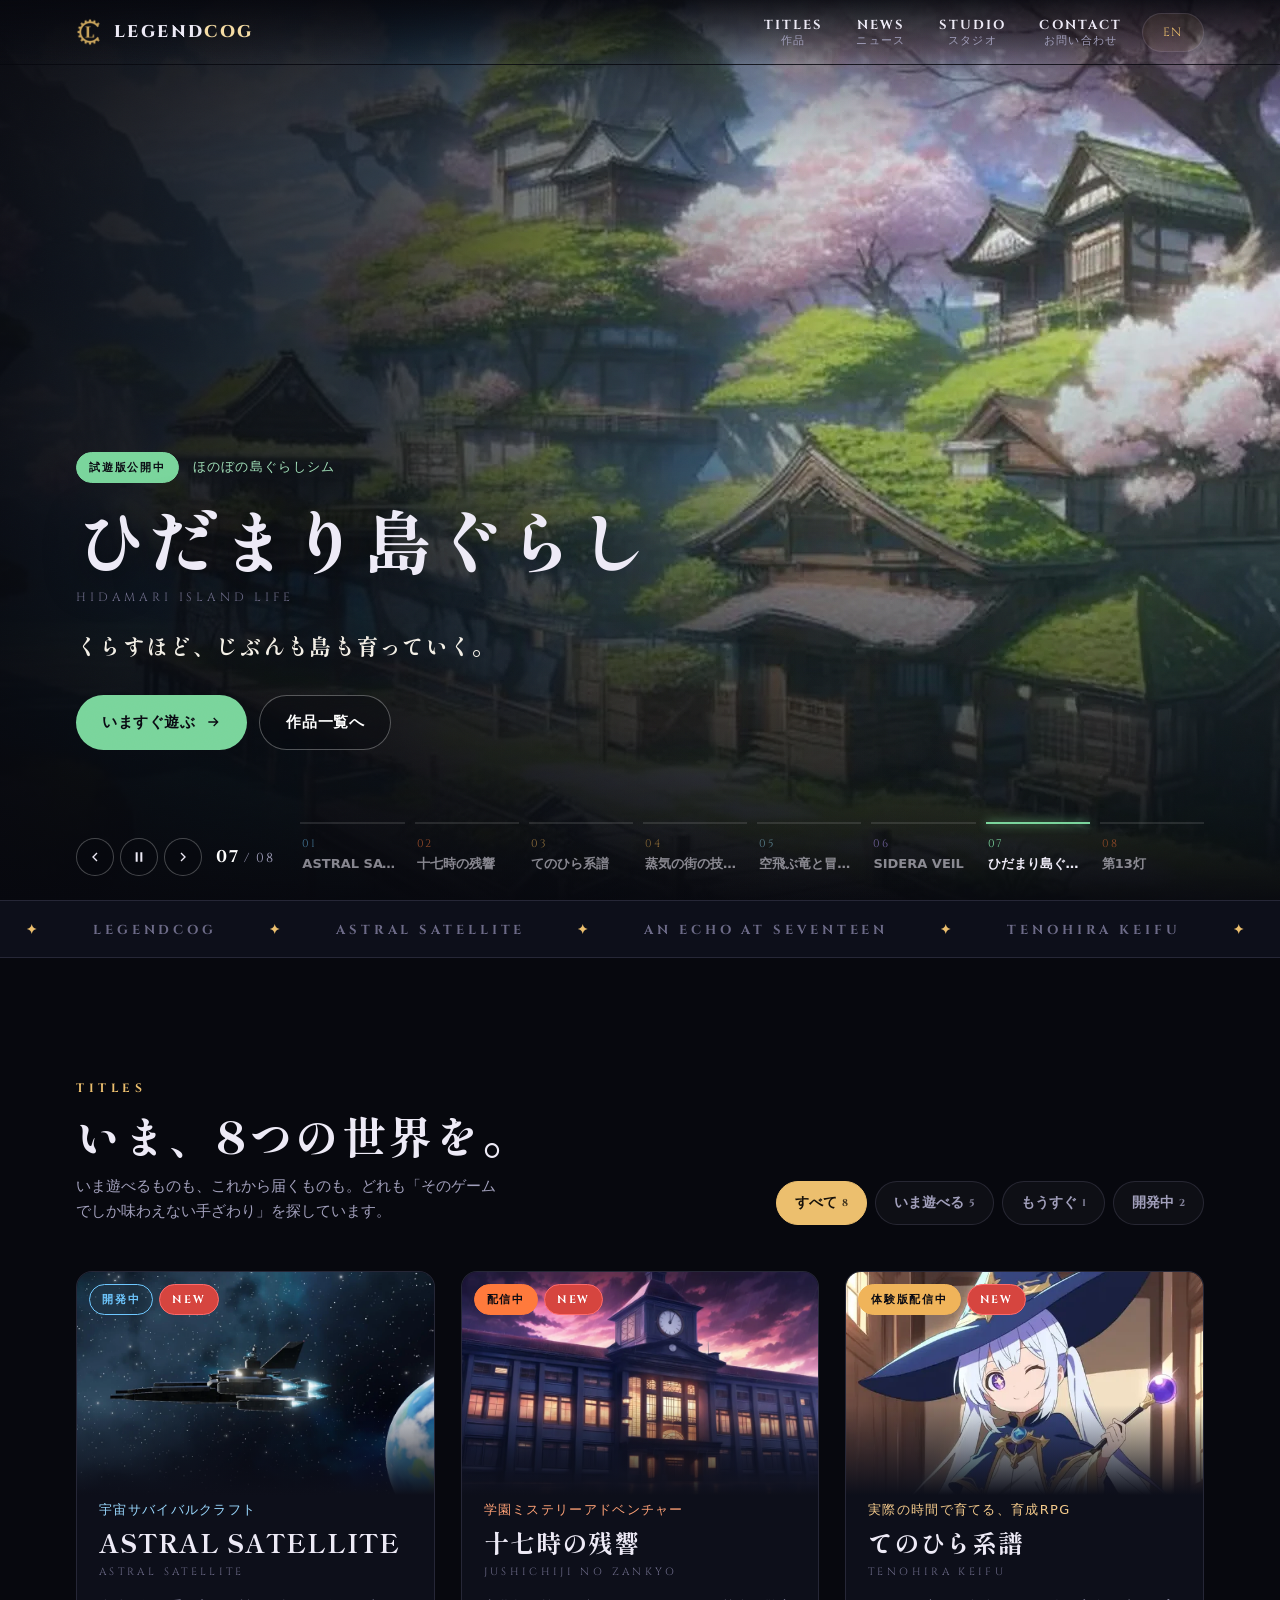
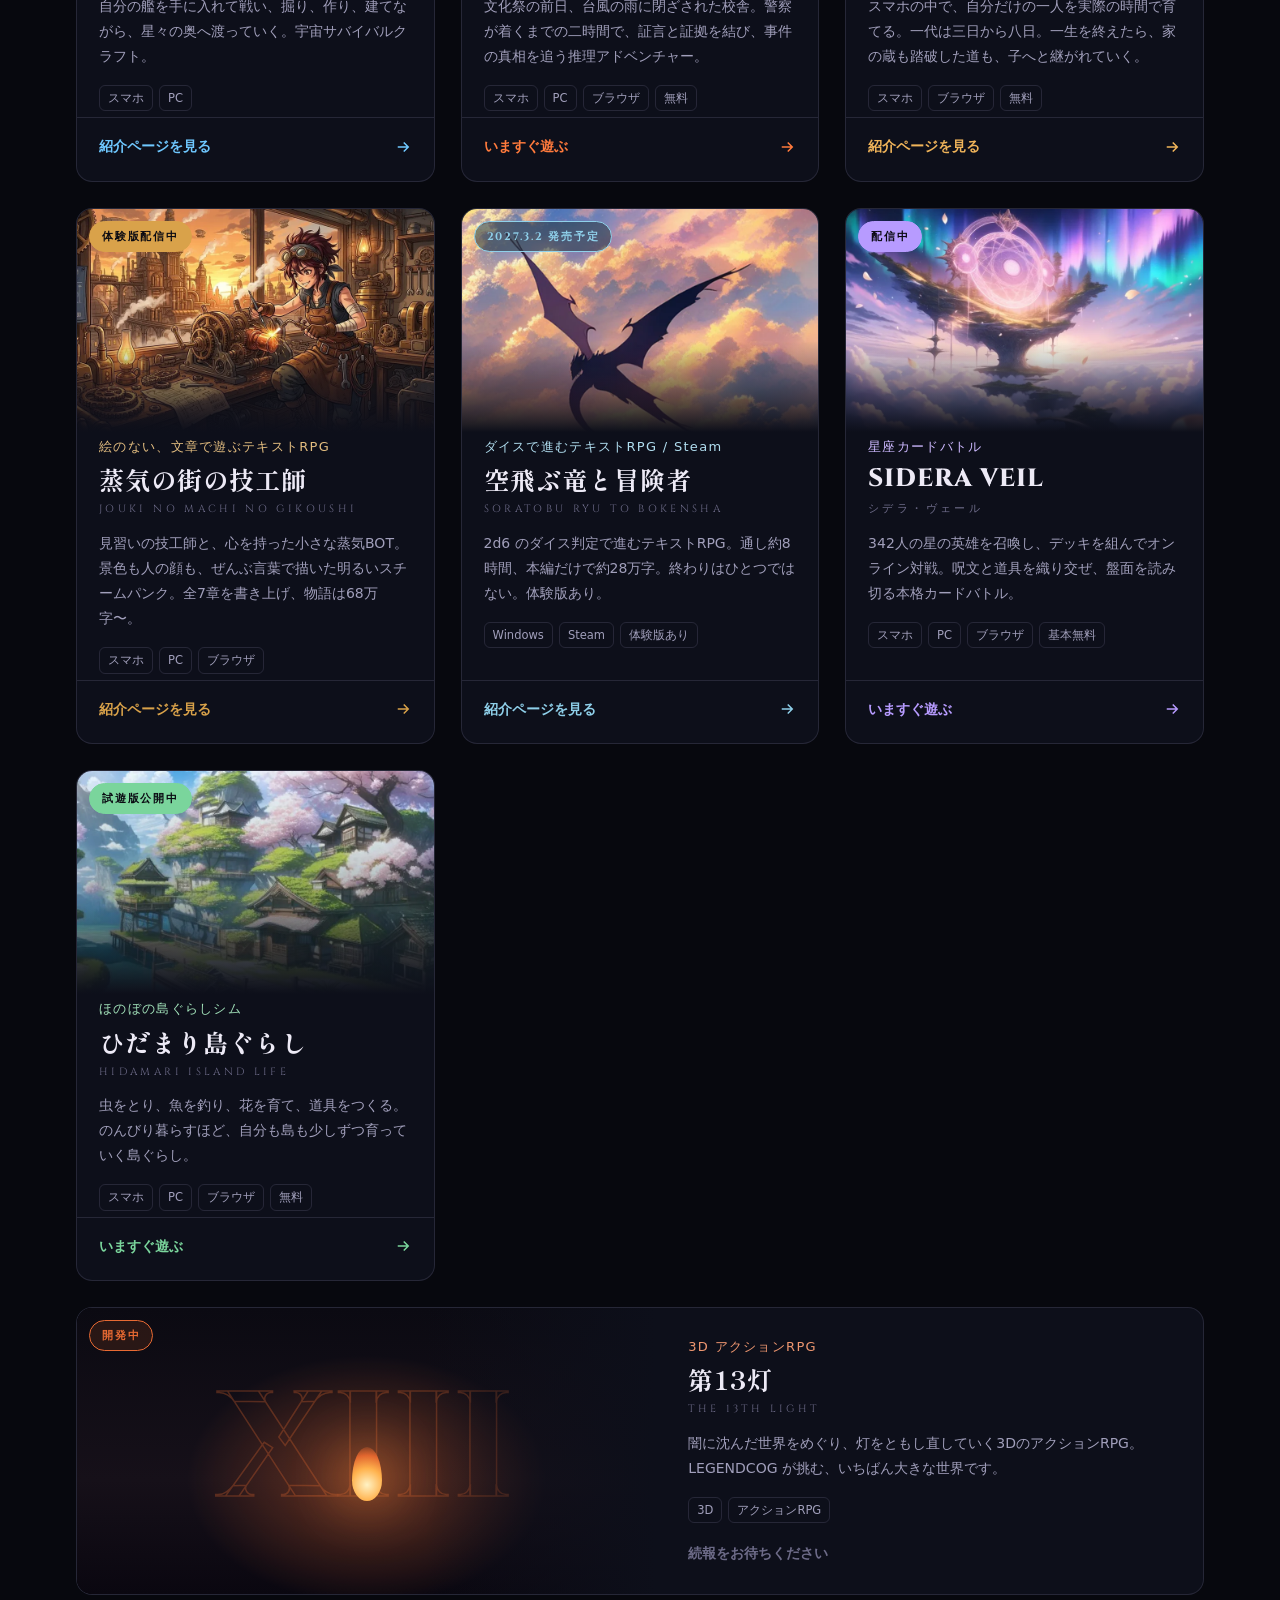
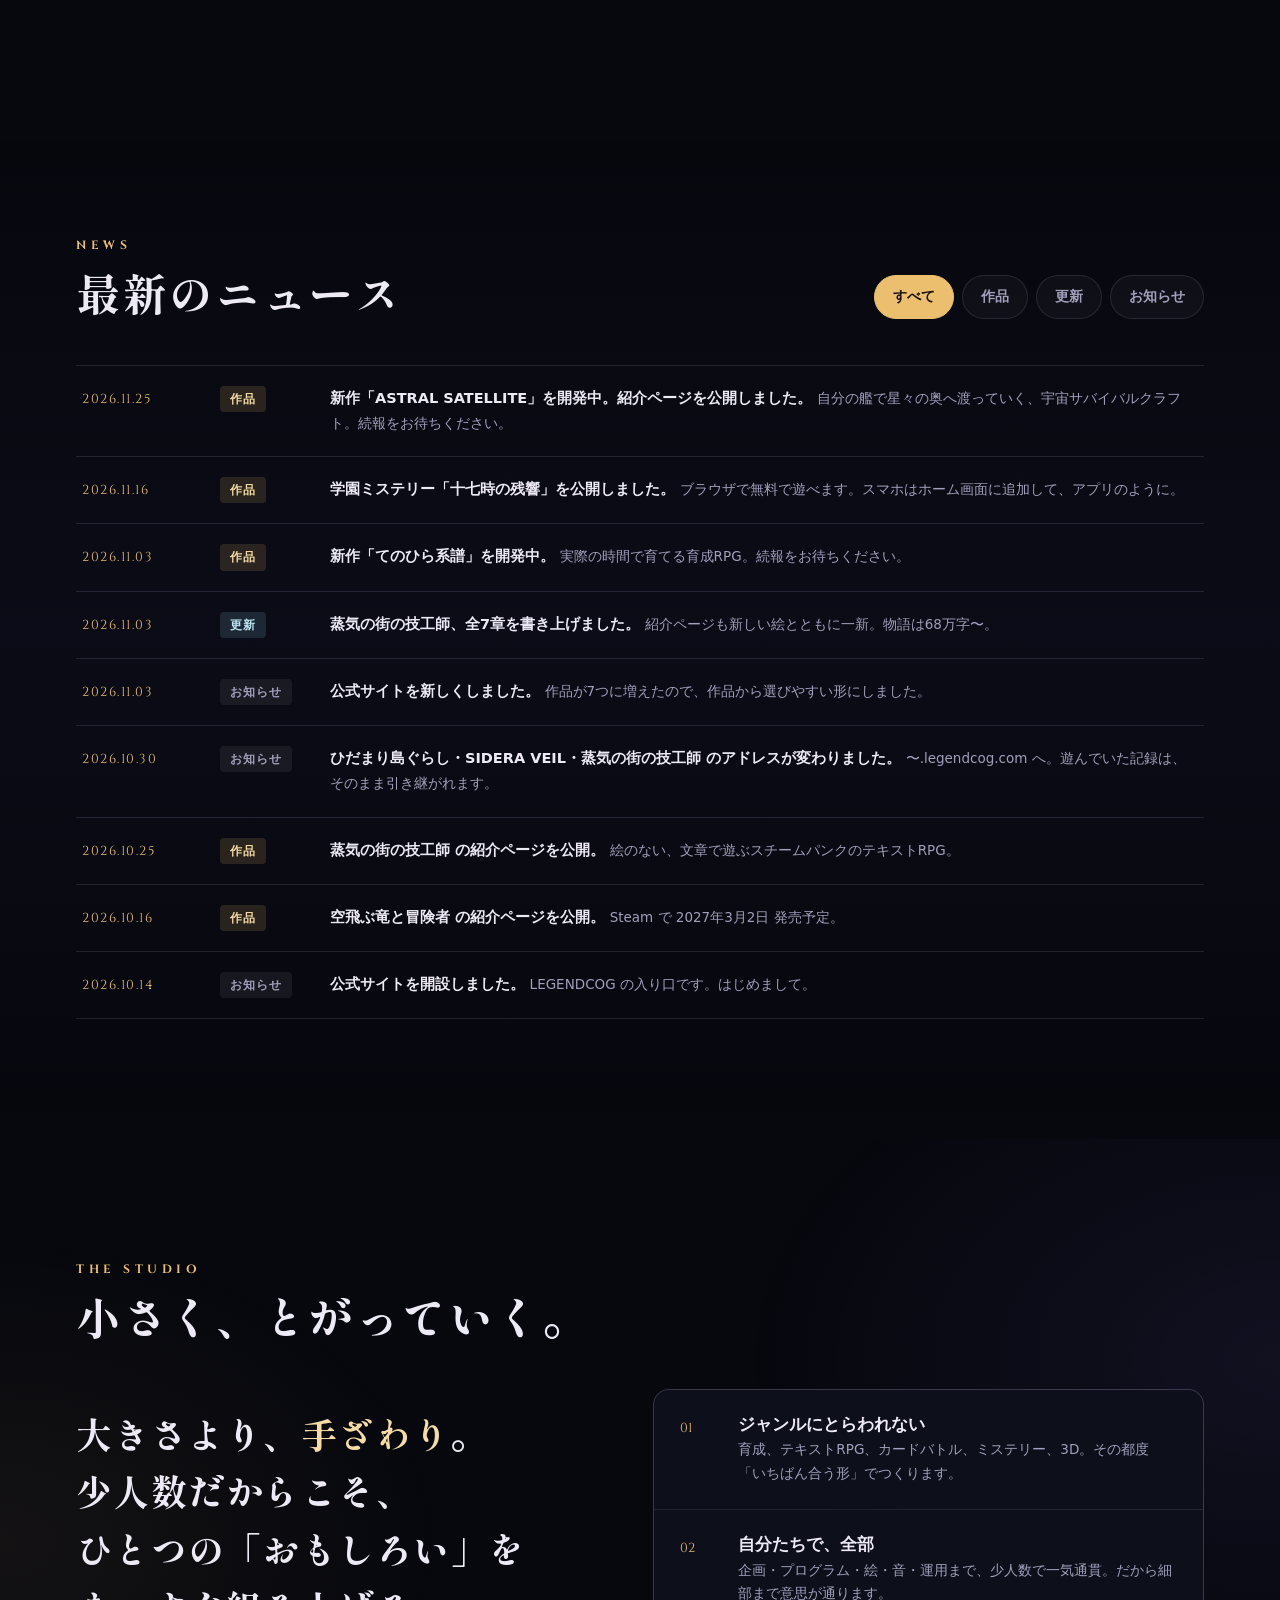
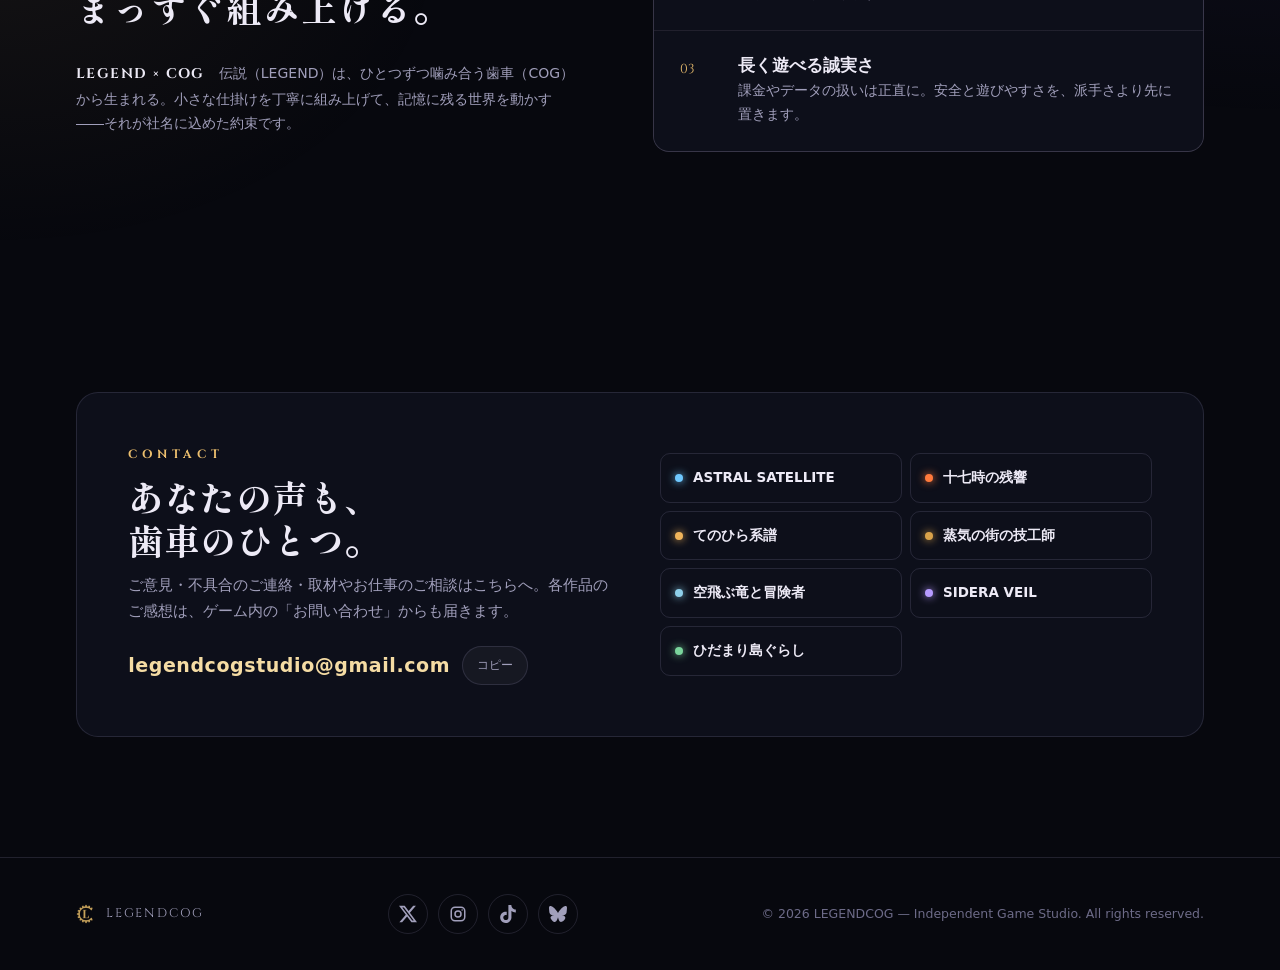
<file: index.html>
<!doctype html>
<html lang="ja">
<head>
<meta charset="utf-8">
<meta name="viewport" content="width=device-width,initial-scale=1,viewport-fit=cover">
<title>LEGENDCOG</title>
<meta name="description" content="LEGENDCOG（レジェンドコグ）公式サイト。宇宙サバイバルクラフト『ASTRAL SATELLITE』、実際の時間で育てる育成RPG『てのひら系譜』、文章で遊ぶRPG『蒸気の街の技工師』、学園ミステリー『十七時の残響』、ダイスで進むテキストRPG『空飛ぶ竜と冒険者』、星座カードバトル『SIDERA VEIL』、島ぐらしシム『ひだまり島ぐらし』、3DRPG『第13灯』を制作するインディーゲームスタジオ。">
<meta property="og:type" content="website">
<meta property="og:site_name" content="LEGENDCOG">
<meta property="og:title" content="LEGENDCOG — Independent Game Studio">
<meta property="og:description" content="宇宙サバイバルクラフト、実際の時間で育てる育成RPG、文章で遊ぶRPG、ダイスで進むテキストRPG、星座カードバトル、島ぐらし、学園ミステリー、3DRPG――8つの世界を手がけるインディーゲームスタジオ。伝説は、ここで組み上がる。">
<meta property="og:url" content="https://legendcog.com/">
<meta property="og:image" content="https://legendcog.com/assets/ogp.png?v=2">
<meta property="og:image:width" content="1200">
<meta property="og:image:height" content="630">
<meta property="og:locale" content="ja_JP">
<meta name="twitter:card" content="summary_large_image">
<meta name="twitter:title" content="LEGENDCOG — Independent Game Studio">
<meta name="twitter:description" content="宇宙サバイバルクラフト、実際の時間で育てる育成RPG、文章で遊ぶRPG、ダイスで進むテキストRPG、星座カードバトル、島ぐらし、学園ミステリー、3DRPG――8つの世界を手がけるインディーゲームスタジオ。">
<meta name="twitter:image" content="https://legendcog.com/assets/ogp.png?v=2">
<meta name="theme-color" content="#07080e">
<link rel="icon" type="image/png" sizes="32x32" href="assets/favicon-32.png">
<link rel="apple-touch-icon" sizes="180x180" href="assets/favicon-180.png">
<link rel="preconnect" href="https://fonts.googleapis.com">
<link rel="preconnect" href="https://fonts.gstatic.com" crossorigin>
<link rel="stylesheet" href="https://fonts.googleapis.com/css2?family=Cinzel:wght@600;700;800&family=Shippori+Mincho+B1:wght@700;800&family=Zen+Kaku+Gothic+New:wght@400;500;700&display=swap">
<style>
/* ──────────────────────────────────────────────────────────────
   LEGENDCOG 公式サイト（2026-11 作り直し）
   作品が7つに増えたので、作品を入口にした「ポータル」の形にした。
   いちばん上：作品が入れ替わる大きなスライド（番号つきの札・一時停止）
   → 流れる帯 → 作品一覧（しぼり込みの札）→ ニュース（種類の札）
   → スタジオ → お問い合わせ。日本語／英語の切り替えつき。
   ────────────────────────────────────────────────────────────── */
:root{
  color-scheme:dark;
  --bg:#07080e;--bg-2:#0d0f1a;--bg-3:#151829;
  --fg:#edeaf6;--muted:#a19fbb;--faint:#6d6b88;
  --line:rgba(190,180,230,.14);
  --gold:#ecbf6e;--gold-soft:#f5dca4;
  --disp:"Cinzel",serif;
  --mincho:"Shippori Mincho B1","Hiragino Mincho ProN",serif;
  --body:"Zen Kaku Gothic New","Hiragino Kaku Gothic ProN","Noto Sans JP",system-ui,sans-serif;
  --maxw:1240px;--dur:7s;
}
*{box-sizing:border-box}
html{scroll-behavior:smooth;scroll-padding-top:72px}
body{margin:0;background:var(--bg);color:var(--fg);font-family:var(--body);line-height:1.75;-webkit-font-smoothing:antialiased;overflow-x:hidden}
img{max-width:100%;display:block}
a{color:inherit;text-decoration:none}
button{font:inherit;color:inherit}
h1,h2,h3,h4{margin:0;line-height:1.2;text-wrap:balance}
p{margin:0}
:focus-visible{outline:2px solid var(--gold);outline-offset:3px;border-radius:4px}
.wrap{width:100%;max-width:var(--maxw);margin-inline:auto;padding-inline:clamp(16px,5vw,56px)}
.en{font-family:var(--disp);font-weight:700;letter-spacing:.38em;font-size:12px;color:var(--gold);text-transform:uppercase}
.grain{position:fixed;inset:0;z-index:60;pointer-events:none;opacity:.045;mix-blend-mode:soft-light;
  background-image:url("data:image/svg+xml,%3Csvg xmlns='http://www.w3.org/2000/svg' width='120' height='120'%3E%3Cfilter id='n'%3E%3CfeTurbulence type='fractalNoise' baseFrequency='0.9' numOctaves='2' stitchTiles='stitch'/%3E%3C/filter%3E%3Crect width='100%25' height='100%25' filter='url(%23n)'/%3E%3C/svg%3E");background-size:140px}

/* ── 上の帯 ── */
.nav{position:fixed;top:0;left:0;right:0;z-index:50;padding-top:env(safe-area-inset-top,0px);transition:background .3s,border-color .3s;border-bottom:1px solid transparent;
  background:linear-gradient(to bottom,rgba(7,8,14,.85),transparent)}
.nav.solid{background:rgba(7,8,14,.92);border-color:var(--line);backdrop-filter:blur(12px)}
.nav-in{display:flex;align-items:center;justify-content:space-between;gap:14px;height:64px}
.brand{display:flex;align-items:center;gap:10px;font-family:var(--disp);font-weight:800;letter-spacing:.14em;font-size:17px}
.brand img{width:28px;height:28px;object-fit:contain}
.brand em{font-style:normal;color:var(--gold-soft)}
.nav-r{display:flex;align-items:center;gap:clamp(10px,2vw,20px)}
.menu{display:flex;align-items:center;gap:clamp(14px,2.6vw,34px)}
.menu a{display:flex;flex-direction:column;align-items:center;line-height:1.3;color:var(--muted);transition:color .2s}
.menu a b{font-family:var(--disp);font-size:13px;letter-spacing:.16em;color:var(--fg);font-weight:700}
.menu a small{font-size:10.5px;letter-spacing:.12em}
.menu a:hover b{color:var(--gold-soft)}
.pill{font-family:var(--disp);font-size:12px;letter-spacing:.12em;color:var(--gold);background:rgba(236,191,110,.08);border:1px solid var(--line);border-radius:999px;padding:8px 14px;cursor:pointer;min-width:62px;transition:.2s}
.pill:hover{border-color:var(--gold)}
.burger{display:none;background:none;border:0;padding:8px;cursor:pointer}
.burger svg{width:26px;height:26px}
.drawer{position:fixed;inset:0;z-index:55;background:rgba(7,8,14,.97);backdrop-filter:blur(10px);display:flex;flex-direction:column;justify-content:center;gap:6px;padding:80px 28px 40px;opacity:0;visibility:hidden;transition:.3s}
.drawer.open{opacity:1;visibility:visible}
.drawer a{display:flex;align-items:baseline;gap:16px;padding:16px 4px;border-bottom:1px solid var(--line);font-size:18px;font-weight:700}
.drawer a b{font-family:var(--disp);font-size:13px;letter-spacing:.2em;color:var(--gold);width:84px}
.drawer .x{position:absolute;top:calc(12px + env(safe-area-inset-top,0px));right:14px;background:none;border:0;padding:10px;cursor:pointer}
.drawer .x svg{width:26px;height:26px}

/* ── いちばん上：作品のスライド ── */
.hero{position:relative;height:min(100svh,940px);min-height:620px;overflow:hidden;background:#05060b;isolation:isolate}
.slide{position:absolute;inset:0;opacity:0;visibility:hidden;transition:opacity 1.1s ease,visibility 1.1s}
.slide.on{opacity:1;visibility:visible;z-index:1}
.s-bg{position:absolute;inset:0;overflow:hidden}
.s-bg img{width:100%;height:100%;object-fit:cover;object-position:var(--pos,50% 50%);transform:scale(1.1);transition:transform 9s cubic-bezier(.2,.6,.3,1)}
.slide.on .s-bg img{transform:scale(1)}
.s-bg.blur img{filter:blur(34px) brightness(.55) saturate(1.2);transform:scale(1.25)}
.slide.on .s-bg.blur img{transform:scale(1.2)}
.s-fig{position:absolute;right:max(5vw,calc((100vw - var(--maxw))/2 + 40px));top:96px;bottom:118px;aspect-ratio:var(--ar);border-radius:6px;overflow:hidden;
  box-shadow:0 40px 90px -30px rgba(0,0,0,.9),0 0 0 1px color-mix(in srgb,var(--c) 45%,transparent);transform:translateY(24px);opacity:0;transition:transform 1.4s cubic-bezier(.2,.7,.2,1) .2s,opacity 1.2s .2s}
.s-fig::after{content:"";position:absolute;inset:8px;border:1px solid rgba(255,255,255,.18);border-radius:3px;pointer-events:none}
.s-fig img{width:100%;height:100%;object-fit:cover}
.slide.on .s-fig{transform:none;opacity:1}
.s-shade{position:absolute;inset:0;background:linear-gradient(90deg,rgba(7,8,14,.94) 0%,rgba(7,8,14,.72) 30%,rgba(7,8,14,.1) 62%,transparent 80%),linear-gradient(0deg,rgba(7,8,14,.96) 0%,rgba(7,8,14,.4) 22%,transparent 45%),linear-gradient(180deg,rgba(7,8,14,.6),transparent 18%)}
.s-copy{position:absolute;left:0;right:0;bottom:150px;z-index:2}
.s-copy .in{max-width:680px}
.s-copy .in>*{opacity:0;transform:translateY(18px);transition:opacity .8s,transform .9s cubic-bezier(.2,.7,.2,1)}
.slide.on .s-copy .in>*{opacity:1;transform:none}
.slide:not(.on) .s-copy{opacity:0;transition:opacity .3s}
.slide.on .s-copy .in>*:nth-child(2){transition-delay:.12s}.slide.on .s-copy .in>*:nth-child(3){transition-delay:.22s}
.slide.on .s-copy .in>*:nth-child(4){transition-delay:.32s}.slide.on .s-copy .in>*:nth-child(5){transition-delay:.42s}
.s-tags{display:flex;flex-wrap:wrap;align-items:center;gap:10px 14px;margin-bottom:18px}
.st{font-family:var(--disp);font-weight:700;font-size:11px;letter-spacing:.16em;padding:5px 12px;border-radius:999px;border:1px solid var(--c);color:var(--c);background:color-mix(in srgb,var(--c) 14%,rgba(7,8,14,.5));white-space:nowrap}
.st.live{background:var(--c);color:#0a0a12}
.st.new{border-color:#ff6b6b;color:#fff;background:#d6453f}
.genre{font-size:13px;letter-spacing:.1em;color:color-mix(in srgb,var(--c) 70%,#fff)}
.s-title{font-family:var(--mincho);font-weight:800;font-size:clamp(34px,5.4vw,76px);white-space:nowrap;letter-spacing:.04em;line-height:1.1;text-shadow:0 6px 40px rgba(0,0,0,.6)}
#sl-astral .s-title{white-space:normal}
.s-title.lat{font-family:var(--disp);letter-spacing:.08em}
.rom{font-family:var(--disp);font-size:12px;letter-spacing:.32em;color:var(--faint);margin-top:10px}
.s-catch{word-break:keep-all;font-family:var(--mincho);font-weight:700;font-size:clamp(17px,2.1vw,22px);letter-spacing:.06em;margin-top:18px;color:#f3efe6}
.s-btns{display:flex;flex-wrap:wrap;gap:12px;margin-top:30px}
.btn{display:inline-flex;align-items:center;gap:10px;font-weight:700;font-size:14.5px;letter-spacing:.04em;padding:14px 26px;border-radius:999px;background:var(--c);color:#0a0a12;transition:transform .2s,filter .2s;white-space:nowrap}
.btn:hover{transform:translateX(3px);filter:brightness(1.1)}
.btn svg{width:16px;height:16px}
.btn.ghost{background:rgba(7,8,14,.4);border:1px solid rgba(255,255,255,.3);color:#fff;backdrop-filter:blur(6px)}
.btn.ghost:hover{border-color:#fff}
.btn.off{background:transparent;border:1px solid var(--c);color:var(--c);cursor:default}
.btn.off:hover{transform:none}
/* 第13灯：絵の代わりの灯 */
.tou-bg{position:absolute;inset:0;background:radial-gradient(50% 60% at 68% 58%,rgba(226,102,47,.42),transparent 60%),linear-gradient(180deg,#0b0a12,#161019 60%,#0a0710)}
.tou-bg .num{position:absolute;inset:0 0 0 36%;display:grid;place-items:center;font-family:var(--disp);font-weight:800;font-size:clamp(120px,26vw,330px);color:transparent;-webkit-text-stroke:1.5px rgba(226,102,47,.3)}
.flame{position:absolute;left:68%;top:58%;transform:translate(-50%,-50%);width:30px;height:54px;border-radius:50% 50% 50% 50%/62% 62% 38% 38%;
  background:radial-gradient(circle at 50% 70%,#fff2c4,#ffb24d 40%,#e2662f 72%,transparent);filter:drop-shadow(0 0 30px rgba(255,150,60,.9));animation:flick 3.4s ease-in-out infinite}
@keyframes flick{0%,100%{transform:translate(-50%,-50%) scale(1) rotate(-1deg)}50%{transform:translate(-50%,-52%) scale(1.08) rotate(1deg)}}
/* てのひら系譜：夜の藍と灯 */
.keifu-bg{position:absolute;inset:0;background:radial-gradient(40% 50% at 72% 45%,rgba(226,184,92,.22),transparent 65%),radial-gradient(70% 80% at 20% 100%,rgba(200,72,58,.14),transparent 60%),linear-gradient(160deg,#0D1024,#151a3a 60%,#0a0c1c)}

/* 番号つきの札 */
.s-nav{position:absolute;left:0;right:0;bottom:0;z-index:5;padding-bottom:max(18px,env(safe-area-inset-bottom,0px))}
.s-nav .wrap{display:flex;align-items:flex-end;gap:clamp(14px,2vw,26px)}
.ctrl{display:flex;align-items:center;gap:6px;flex:none;padding-bottom:6px}
.ctrl button{width:38px;height:38px;border-radius:50%;border:1px solid rgba(255,255,255,.25);background:rgba(7,8,14,.5);display:grid;place-items:center;cursor:pointer;transition:.2s}
.ctrl button:hover{border-color:var(--gold);color:var(--gold)}
.ctrl svg{width:16px;height:16px}
.count{font-family:var(--disp);font-size:13px;letter-spacing:.14em;color:var(--muted);margin-left:8px;font-variant-numeric:tabular-nums;white-space:nowrap}
.count b{color:#fff;font-size:17px}
.tabs{flex:1;display:grid;grid-template-columns:repeat(8,1fr);gap:10px;min-width:0}
.tab{all:unset;cursor:pointer;display:block;padding:12px 2px 6px;position:relative;min-width:0;opacity:.55;transition:opacity .25s}
.tab:hover,.tab[aria-selected="true"]{opacity:1}
.tab:focus-visible{outline:2px solid var(--gold);outline-offset:2px}
.tab::before{content:"";position:absolute;left:0;right:0;top:0;height:2px;background:rgba(255,255,255,.2)}
.tab i{position:absolute;left:0;top:0;height:2px;width:100%;background:var(--c);transform:scaleX(0);transform-origin:left;box-shadow:0 0 10px var(--c)}
.tab[aria-selected="true"] i{animation:prog var(--dur) linear forwards}
.hero.paused .tab i{animation-play-state:paused}
.hero.still .tab[aria-selected="true"] i{animation:none;transform:none}
@keyframes prog{to{transform:scaleX(1)}}
.tab small{display:block;font-family:var(--disp);font-size:11px;letter-spacing:.16em;color:var(--c)}
.tab span{display:block;font-size:13px;font-weight:700;white-space:nowrap;overflow:hidden;text-overflow:ellipsis}

/* ── 流れる帯 ── */
.ticker{border-block:1px solid var(--line);background:var(--bg-2);overflow:hidden;white-space:nowrap;padding:14px 0}
.ticker div{display:inline-block;animation:tick 48s linear infinite;font-family:var(--disp);font-weight:700;letter-spacing:.3em;font-size:13px;color:var(--faint)}
.ticker span{margin:0 26px}.ticker em{font-style:normal;color:var(--gold)}
@keyframes tick{to{transform:translateX(-50%)}}

/* ── 見出し ── */
.band{padding-block:clamp(72px,10vw,120px);position:relative}
.sh{display:flex;flex-wrap:wrap;align-items:flex-end;justify-content:space-between;gap:20px 40px;margin-bottom:clamp(30px,4vw,46px)}
.sh h2{word-break:keep-all;font-family:var(--mincho);font-weight:800;font-size:clamp(28px,4.4vw,44px);letter-spacing:.06em;margin-top:10px}
.sh .k{color:var(--muted);font-size:14.5px;max-width:46ch;margin-top:12px}
.filters{display:flex;flex-wrap:wrap;gap:8px}
.filters button{cursor:pointer;padding:9px 18px;border-radius:999px;border:1px solid var(--line);background:rgba(255,255,255,.03);font-size:13.5px;font-weight:700;color:var(--muted);transition:.2s;white-space:nowrap}
.filters button:hover{color:var(--fg);border-color:rgba(236,191,110,.5)}
.filters button[aria-pressed="true"]{background:var(--gold);border-color:var(--gold);color:#16110a}
.filters button sup{font-family:var(--disp);font-size:10px;margin-left:5px;vertical-align:1px;opacity:.8}

/* ── 作品一覧 ── */
.grid{display:grid;grid-template-columns:repeat(3,minmax(0,1fr));gap:clamp(16px,2vw,26px)}
.card{position:relative;display:flex;flex-direction:column;border-radius:16px;overflow:hidden;background:var(--bg-2);border:1px solid var(--line);
  transition:transform .35s cubic-bezier(.2,.7,.2,1),border-color .35s,box-shadow .35s;animation:pop .5s both}
@keyframes pop{from{opacity:0;transform:translateY(14px)}}
a.card:hover{transform:translateY(-5px);border-color:color-mix(in srgb,var(--c) 60%,var(--line));box-shadow:0 28px 60px -30px color-mix(in srgb,var(--c) 80%,transparent)}
.card .art{position:relative;aspect-ratio:16/10;overflow:hidden;background:#000}
.card .art img{width:100%;height:100%;object-fit:cover;object-position:var(--cpos,50% 50%);transition:transform .7s cubic-bezier(.2,.7,.2,1)}
a.card:hover .art img{transform:scale(1.05)}
.card .art::after{content:"";position:absolute;inset:auto 0 0;height:40%;background:linear-gradient(transparent,var(--bg-2))}
.card .chips{position:absolute;top:12px;left:12px;display:flex;gap:6px;z-index:1}
.card .body{display:flex;flex-direction:column;gap:6px;padding:4px 22px 22px;flex:1}
.card h3{font-family:var(--mincho);font-weight:800;font-size:clamp(21px,2vw,25px);letter-spacing:.04em}
.card h3.lat{font-family:var(--disp)}
.card .rom{margin:0 0 6px;font-size:10.5px}
.card p.d{color:var(--muted);font-size:14px;line-height:1.8}
.card .meta{display:flex;flex-wrap:wrap;gap:6px;margin-top:10px}
.card .meta span{font-size:11.5px;color:var(--muted);border:1px solid var(--line);border-radius:6px;padding:2px 8px}
.card .go{margin-top:auto;padding-top:16px;display:flex;align-items:center;justify-content:space-between;font-weight:700;font-size:14px;color:var(--c);border-top:1px solid var(--line);margin-inline:-22px;padding-inline:22px;padding-bottom:0}
.card .go svg{width:18px;height:18px;transition:transform .2s}
a.card:hover .go svg{transform:translateX(4px)}
.card .go.off{color:var(--faint)}
.card.teaser{grid-column:1/-1;flex-direction:row;min-height:240px}
.card.teaser .art{aspect-ratio:auto;flex:1.2}
.card.teaser .art::after{inset:0 0 0 auto;width:40%;height:auto;background:linear-gradient(90deg,transparent,var(--bg-2))}
.card.teaser .body{flex:1;justify-content:center;padding:28px 32px}
.card.teaser .go{border:0;margin:0;padding:12px 0 0}
.card .tou-bg .num{inset:0;font-size:150px}
.card .tou-bg .flame{left:50%}
.card .tou-bg{background:radial-gradient(50% 70% at 50% 60%,rgba(226,102,47,.42),transparent 62%),linear-gradient(180deg,#0b0a12,#161019 60%,#0a0710)}
.empty{grid-column:1/-1;color:var(--muted);text-align:center;padding:40px}

/* ── ニュース ── */
.news{background:linear-gradient(180deg,transparent,rgba(141,124,255,.04) 50%,transparent)}
.news ol{list-style:none;margin:0;padding:0;border-top:1px solid var(--line)}
.news li{display:grid;grid-template-columns:120px 92px 1fr;gap:18px;align-items:baseline;padding:20px 6px;border-bottom:1px solid var(--line);transition:background .2s}
.news li:hover{background:rgba(255,255,255,.02)}
.news time{font-family:var(--disp);font-size:13px;letter-spacing:.12em;color:var(--gold);font-variant-numeric:tabular-nums}
.news .cat{justify-self:start;font-size:11.5px;font-weight:700;letter-spacing:.08em;padding:3px 10px;border-radius:4px;background:rgba(255,255,255,.06);color:var(--muted);white-space:nowrap}
.news .cat.c-work{background:rgba(236,191,110,.14);color:var(--gold-soft)}
.news .cat.c-up{background:rgba(143,208,234,.14);color:#bfe6f5}
.news .txt{font-size:14.5px;min-width:0}
.news .txt b{font-weight:700}
.news .txt span{color:var(--muted);font-size:13.5px}

/* ── スタジオ ── */
.studio{background:radial-gradient(60% 70% at 100% 30%,rgba(141,124,255,.08),transparent 70%),radial-gradient(50% 60% at 0% 55%,rgba(236,191,110,.06),transparent 70%)}
.studio-in{display:grid;grid-template-columns:1fr 1.1fr;gap:clamp(30px,6vw,80px);align-items:center}
.studio .lead{font-family:var(--mincho);font-weight:800;font-size:clamp(24px,3.4vw,36px);line-height:1.6;letter-spacing:.04em}
.studio .lead b{color:var(--gold-soft)}
.studio .name{margin-top:26px;color:var(--muted);font-size:14px}
.studio .name strong{font-family:var(--disp);color:var(--fg);letter-spacing:.1em}
.vals{display:grid;gap:1px;background:var(--line);border:1px solid var(--line);border-radius:16px;overflow:hidden}
.val{background:var(--bg-2);padding:24px 26px;display:grid;grid-template-columns:44px 1fr;gap:4px 14px}
.val .no{font-family:var(--disp);font-size:13px;color:var(--gold);grid-row:span 2;padding-top:3px}
.val h4{font-size:17px}
.val p{color:var(--muted);font-size:13.5px}

/* ── お問い合わせ・足元 ── */
.contact .box{display:grid;grid-template-columns:1fr 1fr;gap:40px;padding:clamp(28px,4vw,52px);border:1px solid var(--line);border-radius:22px;background:var(--bg-2)}
.contact h2{font-family:var(--mincho);font-weight:800;font-size:clamp(24px,3.6vw,36px);margin:10px 0 12px}
.contact p{color:var(--muted);font-size:14.5px}
.mailrow{display:flex;flex-wrap:wrap;align-items:center;gap:12px;margin-top:22px}
.mail{font-weight:700;letter-spacing:.03em;font-size:clamp(15px,2.2vw,19px);color:var(--gold-soft);word-break:break-all}
.copy{border:1px solid var(--line);background:rgba(255,255,255,.04);color:var(--muted);font-size:12px;padding:8px 14px;border-radius:999px;cursor:pointer}
.copy:hover{border-color:var(--gold);color:var(--fg)}
.links{display:grid;grid-template-columns:1fr 1fr;gap:8px;align-content:center}
.links a{display:flex;align-items:center;gap:10px;padding:12px 14px;border:1px solid var(--line);border-radius:10px;font-size:13.5px;font-weight:700;transition:.2s;min-width:0}
.links a::before{content:"";width:8px;height:8px;border-radius:50%;background:var(--c);box-shadow:0 0 8px var(--c);flex:none}
.links a span{overflow:hidden;text-overflow:ellipsis;white-space:nowrap}
.links a:hover{border-color:var(--c);background:rgba(255,255,255,.03)}
footer{border-top:1px solid var(--line);padding-block:36px;color:var(--faint)}
.foot{display:flex;flex-wrap:wrap;align-items:center;justify-content:space-between;gap:16px;font-size:12.5px}
.foot .fb{display:flex;align-items:center;gap:10px;font-family:var(--disp);letter-spacing:.14em;color:var(--muted)}
.foot .fb img{width:20px;height:20px}
.sns{display:flex;gap:10px;margin:0;padding:0;list-style:none}
.sns a{display:grid;place-items:center;width:40px;height:40px;border-radius:50%;border:1px solid var(--line);color:var(--muted);transition:.2s}
.sns a:hover{color:var(--gold);border-color:rgba(236,191,110,.55)}
.sns svg{width:18px;height:18px}

.rv{opacity:0;transform:translateY(24px)}
.rv.in{opacity:1;transform:none;transition:opacity .8s,transform .8s cubic-bezier(.2,.7,.2,1)}

@media (max-width:1020px){
  .grid{grid-template-columns:repeat(2,minmax(0,1fr))}
  .tabs{display:flex;overflow-x:auto;scrollbar-width:none;gap:12px}
  .tabs::-webkit-scrollbar{display:none}
  .tab{flex:0 0 116px}
}
@media (max-width:860px){
  .menu{display:none}.burger{display:block}
  .studio-in,.contact .box{grid-template-columns:1fr}
}
@media (max-width:760px){
  .hero{height:100svh;min-height:600px;max-height:860px}
  .s-bg img{object-position:var(--mpos,var(--pos,50% 50%))}
  .s-fig{inset:0;aspect-ratio:auto;border-radius:0;box-shadow:none;transform:none}
  .s-fig::after{display:none}
  .s-fig img{object-position:var(--mpos,50% 30%)}
  .s-shade{background:linear-gradient(0deg,rgba(7,8,14,.98) 0%,rgba(7,8,14,.85) 34%,rgba(7,8,14,.2) 62%,transparent 80%),linear-gradient(180deg,rgba(7,8,14,.7),transparent 16%)}
  .s-copy{bottom:128px}
  .s-btns{margin-top:22px}
  .btn{padding:12px 20px;font-size:14px}
  .ctrl .pv,.ctrl .nx{display:none}
  .count{display:none}
  .tou-bg .num{inset:0 0 30% 0}.tou-bg .flame{left:50%;top:40%}
  .grid{grid-template-columns:1fr}
  .card.teaser{flex-direction:column}
  .card.teaser .art{aspect-ratio:16/9;flex:none}
  .card.teaser .art::after{inset:auto 0 0;width:auto;height:40%;background:linear-gradient(transparent,var(--bg-2))}
  .card.teaser .body{padding:4px 22px 22px}
  .news li{grid-template-columns:auto 1fr;gap:6px 12px;padding:16px 4px}
  .news .txt{grid-column:1/-1}
  .links{grid-template-columns:1fr}
}
@media (prefers-reduced-motion:reduce){
  *,*::before,*::after{animation:none!important;transition:none!important;scroll-behavior:auto!important}
  .rv{opacity:1;transform:none}
}
</style>
</head>
<body>
<div class="grain" aria-hidden="true"></div>

<header class="nav" id="nav">
  <div class="wrap nav-in">
    <a class="brand" href="#top" aria-label="LEGENDCOG"><img src="assets/logo-mark.png" alt=""><span>LEGEND<em>COG</em></span></a>
    <div class="nav-r">
      <nav class="menu" aria-label="メインメニュー">
        <a href="#titles"><b>TITLES</b><small data-en="Games">作品</small></a>
        <a href="#news"><b>NEWS</b><small data-en="Updates">ニュース</small></a>
        <a href="#studio"><b>STUDIO</b><small data-en="About us">スタジオ</small></a>
        <a href="#contact"><b>CONTACT</b><small data-en="Contact">お問い合わせ</small></a>
      </nav>
      <button class="pill" id="langBtn" type="button" aria-label="Language / 言語">EN</button>
      <button class="burger" id="burger" type="button" aria-label="メニューを開く" aria-expanded="false" aria-controls="drawer"><svg viewBox="0 0 24 24" fill="none" stroke="currentColor" stroke-width="1.6"><path d="M4 7h16M4 12h16M4 17h16"/></svg></button>
    </div>
  </div>
</header>
<div class="drawer" id="drawer" aria-hidden="true">
  <button class="x" id="drawerX" type="button" aria-label="メニューを閉じる"><svg viewBox="0 0 24 24" fill="none" stroke="currentColor" stroke-width="1.6"><path d="M6 6l12 12M18 6L6 18"/></svg></button>
  <a href="#titles"><b>TITLES</b><span data-en="Games">作品</span></a>
  <a href="#news"><b>NEWS</b><span data-en="Updates">ニュース</span></a>
  <a href="#studio"><b>STUDIO</b><span data-en="About us">スタジオ</span></a>
  <a href="#contact"><b>CONTACT</b><span data-en="Contact">お問い合わせ</span></a>
</div>

<main id="top">
  <!-- 作品のスライド（中身は下の TITLES から作る） -->
  <section class="hero" id="hero" aria-roledescription="carousel" aria-label="LEGENDCOG の作品">
    <div id="slides"></div>
    <div class="s-nav">
      <div class="wrap">
        <div class="ctrl">
          <button class="pv" id="prev" type="button" aria-label="前の作品"><svg viewBox="0 0 24 24" fill="none" stroke="currentColor" stroke-width="2"><path d="M15 6l-6 6 6 6"/></svg></button>
          <button id="pause" type="button" aria-label="一時停止"><svg viewBox="0 0 24 24" fill="currentColor"><path id="pauseIco" d="M7 5h3v14H7zM14 5h3v14h-3z"/></svg></button>
          <button class="nx" id="next" type="button" aria-label="次の作品"><svg viewBox="0 0 24 24" fill="none" stroke="currentColor" stroke-width="2"><path d="M9 6l6 6-6 6"/></svg></button>
          <span class="count"><b id="cNow">01</b> / <span id="cAll">07</span></span>
        </div>
        <div class="tabs" id="tabs" role="tablist" aria-label="作品を選ぶ"></div>
      </div>
    </div>
  </section>

  <div class="ticker" aria-hidden="true"><div id="ticker"></div></div>

  <!-- 作品一覧 -->
  <section class="band" id="titles">
    <div class="wrap">
      <div class="sh">
        <div class="rv">
          <div class="en">Titles</div>
          <h2 data-en="Eight worlds, in the making.">いま、8つの世界を。</h2>
          <p class="k" data-en="Some you can play today, some are on their way. Each one chases a feel you can only get from that single game.">いま遊べるものも、これから届くものも。どれも「そのゲームでしか味わえない手ざわり」を探しています。</p>
        </div>
        <div class="filters rv" id="filters" aria-label="作品をしぼり込む">
          <button type="button" data-f="all" aria-pressed="true" data-en="All">すべて</button>
          <button type="button" data-f="play" aria-pressed="false" data-en="Play now">いま遊べる</button>
          <button type="button" data-f="soon" aria-pressed="false" data-en="Coming soon">もうすぐ</button>
          <button type="button" data-f="dev" aria-pressed="false" data-en="In development">開発中</button>
        </div>
      </div>
      <div class="grid" id="grid"></div>
    </div>
  </section>

  <!-- ニュース -->
  <section class="band news" id="news">
    <div class="wrap">
      <div class="sh">
        <div class="rv"><div class="en">News</div><h2 data-en="Latest news">最新のニュース</h2></div>
        <div class="filters rv" id="nFilters" aria-label="ニュースの種類">
          <button type="button" data-f="all" aria-pressed="true" data-en="All">すべて</button>
          <button type="button" data-f="work" aria-pressed="false" data-en="Titles">作品</button>
          <button type="button" data-f="up" aria-pressed="false" data-en="Updates">更新</button>
          <button type="button" data-f="info" aria-pressed="false" data-en="Notices">お知らせ</button>
        </div>
      </div>
      <ol class="rv" id="newsList"></ol>
    </div>
  </section>

  <!-- スタジオ -->
  <section class="band studio" id="studio">
    <div class="wrap">
      <div class="sh rv"><div><div class="en">The Studio</div><h2 data-en="Small studio, sharp edges.">小さく、とがっていく。</h2></div></div>
      <div class="studio-in">
        <div class="rv">
          <p class="lead" data-en="Craft over scale.<br>Because we're small,<br>we build one <b>&ldquo;this is fun&rdquo;</b><br>straight and true.">大きさより、<b>手ざわり</b>。<br>少人数だからこそ、<br>ひとつの「おもしろい」を<br>まっすぐ組み上げる。</p>
          <p class="name" data-en="<strong>LEGEND × COG</strong> — a legend is born from cogs that mesh, one by one. Assemble small mechanisms with care, and set a world in motion that stays with you."><strong>LEGEND × COG</strong>　伝説（LEGEND）は、ひとつずつ噛み合う歯車（COG）から生まれる。小さな仕掛けを丁寧に組み上げて、記憶に残る世界を動かす――それが社名に込めた約束です。</p>
        </div>
        <div class="vals rv">
          <div class="val"><div class="no">01</div><h4 data-en="No genre lock-in">ジャンルにとらわれない</h4><p data-en="Life sims, text RPGs, card battlers, mysteries, 3D. We build each in the form that fits it best.">育成、テキストRPG、カードバトル、ミステリー、3D。その都度「いちばん合う形」でつくります。</p></div>
          <div class="val"><div class="no">02</div><h4 data-en="We make all of it">自分たちで、全部</h4><p data-en="Design, code, art, sound, live ops — end to end, by a small team.">企画・プログラム・絵・音・運用まで、少人数で一気通貫。だから細部まで意思が通ります。</p></div>
          <div class="val"><div class="no">03</div><h4 data-en="Honest, built to last">長く遊べる誠実さ</h4><p data-en="Straight dealing with payments and data. Safety and playability come before flash.">課金やデータの扱いは正直に。安全と遊びやすさを、派手さより先に置きます。</p></div>
        </div>
      </div>
    </div>
  </section>

  <!-- お問い合わせ -->
  <section class="band contact" id="contact">
    <div class="wrap">
      <div class="box rv">
        <div>
          <div class="en">Contact</div>
          <h2 data-en="Your voice is a cog, too.">あなたの声も、歯車のひとつ。</h2>
          <p data-en="Feedback, bug reports, press and business inquiries — reach us here. Thoughts on each game also come through the in-game contact form.">ご意見・不具合のご連絡・取材やお仕事のご相談はこちらへ。各作品のご感想は、ゲーム内の「お問い合わせ」からも届きます。</p>
          <div class="mailrow"><span class="mail" id="mail">legendcogstudio@gmail.com</span><button class="copy" id="copyMail" type="button" data-en="Copy">コピー</button></div>
        </div>
        <div class="links" id="links" aria-label="各作品のページ"></div>
      </div>
    </div>
  </section>
</main>

<footer>
  <div class="wrap foot">
    <span class="fb"><img src="assets/logo-mark.png" alt="">LEGENDCOG</span>
    <ul class="sns" aria-label="SNS">
      <li><a href="https://x.com/Legendcog" target="_blank" rel="noopener" aria-label="X（@Legendcog）"><svg viewBox="0 0 24 24" fill="currentColor" aria-hidden="true"><path d="M18.901 1.153h3.68l-8.04 9.19L24 22.846h-7.406l-5.8-7.584-6.638 7.584H.474l8.6-9.83L0 1.154h7.594l5.243 6.932ZM17.61 20.644h2.039L6.486 3.24H4.298Z"/></svg></a></li>
      <li><a href="https://www.instagram.com/legendcogstudio/" target="_blank" rel="noopener" aria-label="Instagram（legendcogstudio）"><svg viewBox="0 0 24 24" fill="none" stroke="currentColor" stroke-width="2" aria-hidden="true"><rect x="3" y="3" width="18" height="18" rx="5"/><circle cx="12" cy="12" r="4"/><circle cx="17.5" cy="6.5" r="1" fill="currentColor" stroke="none"/></svg></a></li>
      <li><a href="https://www.tiktok.com/@legendcog" target="_blank" rel="noopener" aria-label="TikTok（@legendcog）"><svg viewBox="0 0 24 24" fill="currentColor" aria-hidden="true"><path d="M12.525.02c1.31-.02 2.61-.01 3.91-.02.08 1.53.63 3.09 1.75 4.17 1.12 1.11 2.7 1.62 4.24 1.79v4.03c-1.44-.05-2.89-.35-4.2-.97-.57-.26-1.1-.59-1.62-.93-.01 2.92.01 5.84-.02 8.75-.08 1.4-.54 2.79-1.35 3.94-1.31 1.92-3.58 3.17-5.91 3.21-1.43.08-2.86-.31-4.08-1.03-2.02-1.19-3.44-3.37-3.65-5.71-.02-.5-.03-1-.01-1.49.18-1.9 1.12-3.72 2.58-4.96 1.66-1.44 3.98-2.13 6.15-1.72.02 1.48-.04 2.96-.04 4.44-.99-.32-2.15-.23-3.02.37-.63.41-1.11 1.04-1.36 1.75-.21.51-.15 1.07-.14 1.61.24 1.64 1.82 3.02 3.5 2.87 1.12-.01 2.19-.66 2.77-1.61.19-.33.4-.67.41-1.06.1-1.79.06-3.57.07-5.36.01-4.03-.01-8.05.02-12.07z"/></svg></a></li>
      <li><a href="https://bsky.app/profile/legendcog.com" target="_blank" rel="noopener" aria-label="Bluesky（@legendcog.com）"><svg viewBox="0 0 24 24" fill="currentColor" aria-hidden="true"><path d="M12 10.8c-1.087-2.114-4.046-6.053-6.798-7.995C2.566.944 1.561 1.266.902 1.565.139 1.908 0 3.08 0 3.768c0 .69.378 5.65.624 6.479.815 2.736 3.713 3.66 6.383 3.364.136-.02.275-.039.415-.056-.138.022-.276.04-.415.056-3.912.58-7.387 2.005-2.83 7.078 5.013 5.19 6.87-1.113 7.823-4.308.953 3.195 2.05 9.271 7.733 4.308 4.267-4.308 1.172-6.498-2.74-7.078a8.741 8.741 0 0 1-.415-.056c.14.017.279.036.415.056 2.67.297 5.568-.628 6.383-3.364.246-.828.624-5.79.624-6.478 0-.69-.139-1.861-.902-2.206-.659-.298-1.664-.62-4.3 1.24C16.046 4.748 13.087 8.687 12 10.8Z"/></svg></a></li>
    </ul>
    <span>© 2026 LEGENDCOG — Independent Game Studio. All rights reserved.</span>
  </div>
</footer>

<script>
(function(){
"use strict";
// ── 作品（スライド・一覧・お問い合わせのリンクは、すべてここから作る）──
// kind：bg＝横長の絵を敷く／fig＝縦長の絵を右に額で置く／tou＝絵の代わりに灯
// grp：play いま遊べる／soon もうすぐ／dev 開発中
var TITLES = [
  {id:'astral', c:'#6fc8ff', isNew:true, grp:'dev', kind:'bg', bg:'assets/works/h-astral.webp?v=2', pos:'10% 50%', mpos:'72% 50%', card:'assets/works/c-astral.webp?v=2',
   name:'ASTRAL SATELLITE', nameEn:'ASTRAL SATELLITE', rom:'ASTRAL SATELLITE',
   st:'開発中', stEn:'IN DEV', genre:'宇宙サバイバルクラフト', genreEn:'Space survival craft',
   catch:'一隻の艦で、星々の奥へ。', catchEn:'One ship. Into the depths of the stars.',
   desc:'自分の艦を手に入れて戦い、掘り、作り、建てながら、星々の奥へ渡っていく。宇宙サバイバルクラフト。',
   descEn:'Get your own ship. Fight, mine, craft and build as you voyage deeper into the stars. A space survival craft game.',
   plat:['スマホ','PC'], platEn:['Mobile','PC'], href:'https://astral.legendcog.com/intro', ext:true, cta:'紹介ページを見る', ctaEn:'See the intro page'},
  {id:'zankyo', c:'#ff7a3c', isNew:true, grp:'play', kind:'bg', bg:'assets/works/h-zankyo.webp', pos:'50% 40%', mpos:'66% 40%', card:'assets/works/c-zankyo.webp',
   name:'十七時の残響', nameEn:'AN ECHO AT SEVENTEEN', rom:'JUSHICHIJI NO ZANKYO',
   st:'配信中', stEn:'LIVE', live:true, genre:'学園ミステリーアドベンチャー', genreEn:'School mystery adventure',
   catch:'17時30分、彼女のピアノはたしかに鳴っていた。', catchEn:'At 5:30 p.m., her piano was definitely playing.',
   desc:'文化祭の前日、台風の雨に閉ざされた校舎。警察が着くまでの二時間で、証言と証拠を結び、事件の真相を追う推理アドベンチャー。',
   descEn:'The day before the school festival, a typhoon seals off the campus. Two hours until the police arrive — link testimony and evidence to find the truth.',
   plat:['スマホ','PC','ブラウザ','無料'], platEn:['Mobile','PC','Browser','Free'], href:'zankyo/', cta:'いますぐ遊ぶ', ctaEn:'Play now'},
  {id:'keifu', c:'#f0b45a', isNew:true, grp:'play', kind:'fig', bgcss:'keifu-bg', fig:'assets/works/f-keifu.webp', ar:'571/1000', mpos:'50% 30%', card:'assets/works/c-keifu.webp', cpos:'50% 30%',
   name:'てのひら系譜', nameEn:'TENOHIRA KEIFU', rom:'TENOHIRA KEIFU',
   st:'体験版配信中', stEn:'DEMO AVAILABLE', live:true, genre:'実際の時間で育てる、育成RPG', genreEn:'A real-time life RPG',
   catch:'自分だけの一人を育て、代を重ねて継いでいく。', catchEn:'Raise one life in real time. Then pass it on.',
   desc:'スマホの中で、自分だけの一人を実際の時間で育てる。一代は三日から八日。一生を終えたら、家の蔵も踏破した道も、子へと継がれていく。',
   descEn:'Raise a single life on your phone, in real time. One generation lasts three to eight days — and when it ends, everything passes to the next.',
   plat:['スマホ','ブラウザ','無料'], platEn:['Mobile','Browser','Free'], href:'https://tenohira.legendcog.com/intro', ext:true, cta:'紹介ページを見る', ctaEn:'See the intro page'},
  {id:'steam', c:'#d9a24a', grp:'play', kind:'bg', bg:'assets/works/h-steam.webp', pos:'50% 50%', mpos:'40% 50%', card:'assets/works/c-steam.webp',
   name:'蒸気の街の技工師', nameEn:'STEAM-CITY ENGINEER', rom:'JOUKI NO MACHI NO GIKOUSHI',
   st:'体験版配信中', stEn:'DEMO AVAILABLE', live:true, genre:'絵のない、文章で遊ぶテキストRPG', genreEn:'A picture-free text RPG',
   catch:'空に浮かぶ季節の大時計を、直しにいく。', catchEn:'Off to mend the great Clock of Seasons in the sky.',
   desc:'見習いの技工師と、心を持った小さな蒸気BOT。景色も人の顔も、ぜんぶ言葉で描いた明るいスチームパンク。全7章を書き上げ、物語は68万字〜。',
   descEn:'An apprentice engineer and a small steam bot with a heart. A bright steampunk world told entirely in words — all seven chapters written, 680,000+ characters of story.',
   plat:['スマホ','PC','ブラウザ'], platEn:['Mobile','PC','Browser'], href:'https://steam.legendcog.com/intro.html', ext:true, cta:'紹介ページを見る', ctaEn:'See the intro page'},
  {id:'dragon', c:'#8fd0ea', grp:'soon', kind:'bg', bg:'assets/works/h-dragon.webp', pos:'50% 40%', mpos:'58% 50%', card:'assets/works/c-dragon.webp',
   name:'空飛ぶ竜と冒険者', nameEn:'DRAGON & ADVENTURERS', rom:'SORATOBU RYU TO BOKENSHA',
   st:'2027.3.2 発売予定', stEn:'MAR 2, 2027', genre:'ダイスで進むテキストRPG / Steam', genreEn:'Dice-driven text RPG / Steam',
   catch:'選んだことは、静かに数えられている。', catchEn:'What you choose is quietly being counted.',
   desc:'2d6 のダイス判定で進むテキストRPG。通し約8時間、本編だけで約28万字。終わりはひとつではない。体験版あり。',
   descEn:'A text RPG driven by 2d6 checks — about 8 hours and 280,000 characters of story. The ending is not one. Demo available.',
   plat:['Windows','Steam','体験版あり'], platEn:['Windows','Steam','Demo'], href:'dragon/', cta:'紹介ページを見る', ctaEn:'See the intro page'},
  {id:'sidera', c:'#b79bff', grp:'play', kind:'bg', bg:'assets/works/h-sidera.webp', pos:'50% 50%', mpos:'50% 50%', card:'assets/works/c-sidera.webp', lat:true,
   name:'SIDERA VEIL', nameEn:'SIDERA VEIL', rom:'シデラ・ヴェール',
   st:'配信中', stEn:'LIVE', live:true, genre:'星座カードバトル', genreEn:'Constellation card battle',
   catch:'星に伏せ、開封せよ。', catchEn:'Set your stars face-down. Then reveal.',
   desc:'342人の星の英雄を召喚し、デッキを組んでオンライン対戦。呪文と道具を織り交ぜ、盤面を読み切る本格カードバトル。',
   descEn:'Summon 342 constellation heroes, build a deck, and battle online. A real card battler, right in your browser.',
   plat:['スマホ','PC','ブラウザ','基本無料'], platEn:['Mobile','PC','Browser','Free to play'], href:'https://sidera.legendcog.com/intro.html', ext:true, cta:'いますぐ遊ぶ', ctaEn:'Play now'},
  {id:'hidamari', c:'#7ad59c', grp:'play', kind:'bg', bg:'assets/works/h-hidamari.webp', pos:'50% 50%', mpos:'62% 50%', card:'assets/works/c-hidamari.webp',
   name:'ひだまり島ぐらし', nameEn:'HIDAMARI ISLAND LIFE', rom:'HIDAMARI ISLAND LIFE',
   st:'試遊版公開中', stEn:'DEMO', live:true, genre:'ほのぼの島ぐらしシム', genreEn:'Cozy island-life sim',
   catch:'くらすほど、じぶんも島も育っていく。', catchEn:'The more you live, the more you and the island grow.',
   desc:'虫をとり、魚を釣り、花を育て、道具をつくる。のんびり暮らすほど、自分も島も少しずつ育っていく島ぐらし。',
   descEn:'Catch bugs, fish, grow flowers, craft tools. The slower you live, the more both you and the island grow.',
   plat:['スマホ','PC','ブラウザ','無料'], platEn:['Mobile','PC','Browser','Free'], href:'https://hidamari.legendcog.com/intro.html', ext:true, cta:'いますぐ遊ぶ', ctaEn:'Play now'},
  {id:'tou', c:'#e86a33', grp:'dev', kind:'tou',
   name:'第13灯', nameEn:'THE 13TH LIGHT', rom:'THE 13TH LIGHT',
   st:'開発中', stEn:'IN DEV', genre:'3D アクションRPG', genreEn:'3D action RPG',
   catch:'消えゆく12の灯、そして最後のひとつ。', catchEn:'Twelve fading lights, and the last one.',
   desc:'闇に沈んだ世界をめぐり、灯をともし直していく3DのアクションRPG。LEGENDCOG が挑む、いちばん大きな世界です。',
   descEn:'Travel a world sunk in darkness and rekindle the lights, one by one. The biggest world LEGENDCOG has taken on.',
   plat:['3D','アクションRPG'], platEn:['3D','Action RPG'], cta:'続報をお待ちください', ctaEn:'Stay tuned'}
];
var NEWS = [
  {d:'2026.11.25', cat:'work', b:'新作「ASTRAL SATELLITE」を開発中。紹介ページを公開しました。', bEn:'New title in development: ASTRAL SATELLITE. The intro page is up.', s:'自分の艦で星々の奥へ渡っていく、宇宙サバイバルクラフト。続報をお待ちください。', sEn:'A space survival craft game: take your own ship deep into the stars. Stay tuned.'},
  {d:'2026.11.16', cat:'work', b:'学園ミステリー「十七時の残響」を公開しました。', bEn:'AN ECHO AT SEVENTEEN, a school mystery, is now playable.', s:'ブラウザで無料で遊べます。スマホはホーム画面に追加して、アプリのように。', sEn:'Free in your browser. On phones, add it to your home screen and play it like an app.'},
  {d:'2026.11.03', cat:'work', b:'新作「てのひら系譜」を開発中。', bEn:'New title in development: TENOHIRA KEIFU.', s:'実際の時間で育てる育成RPG。続報をお待ちください。', sEn:'A real-time life RPG. Stay tuned.'},
  {d:'2026.11.03', cat:'up', b:'蒸気の街の技工師、全7章を書き上げました。', bEn:'STEAM-CITY ENGINEER — all seven chapters written.', s:'紹介ページも新しい絵とともに一新。物語は68万字〜。', sEn:'The intro page has new art, too. 680,000+ characters of story.'},
  {d:'2026.11.03', cat:'info', b:'公式サイトを新しくしました。', bEn:'The official site has been redesigned.', s:'作品が7つに増えたので、作品から選びやすい形にしました。', sEn:'With seven titles now, it\'s easier to find each one.'},
  {d:'2026.10.30', cat:'info', b:'ひだまり島ぐらし・SIDERA VEIL・蒸気の街の技工師 のアドレスが変わりました。', bEn:'New addresses for HIDAMARI, SIDERA VEIL and STEAM-CITY ENGINEER.', s:'〜.legendcog.com へ。遊んでいた記録は、そのまま引き継がれます。', sEn:'Now on *.legendcog.com. Your saves carry over.'},
  {d:'2026.10.25', cat:'work', b:'蒸気の街の技工師 の紹介ページを公開。', bEn:'STEAM-CITY ENGINEER — intro page is up.', s:'絵のない、文章で遊ぶスチームパンクのテキストRPG。', sEn:'A picture-free steampunk text RPG.'},
  {d:'2026.10.16', cat:'work', b:'空飛ぶ竜と冒険者 の紹介ページを公開。', bEn:'DRAGON & ADVENTURERS — intro page is up.', s:'Steam で 2027年3月2日 発売予定。', sEn:'Coming to Steam on March 2, 2027.'},
  {d:'2026.10.14', cat:'info', b:'公式サイトを開設しました。', bEn:'Official website launched.', s:'LEGENDCOG の入り口です。はじめまして。', sEn:'This is the home of LEGENDCOG. Nice to meet you.'}
];
var CAT = {work:['作品','Titles'], up:['更新','Update'], info:['お知らせ','Notice']};
var lang = 'ja';
function t(o,k){ return (lang==='en' && o[k+'En']!=null) ? o[k+'En'] : o[k]; }
function esc(s){ return String(s).replace(/[&<>"]/g,function(c){return {'&':'&amp;','<':'&lt;','>':'&gt;','"':'&quot;'}[c];}); }
var ARW = '<svg viewBox="0 0 24 24" fill="none" stroke="currentColor" stroke-width="2" aria-hidden="true"><path d="M5 12h14M13 6l6 6-6 6"/></svg>';
var reduce = matchMedia('(prefers-reduced-motion: reduce)').matches;
function stHtml(o){ return '<span class="st'+(o.live?' live':'')+'">'+esc(t(o,'st'))+'</span>'+(o.isNew?'<span class="st new">NEW</span>':''); }
function linkAttr(o){ return o.ext ? ' target="_blank" rel="noopener"' : ''; }

// ── スライド ──
var hero = document.getElementById('hero'), slidesEl = document.getElementById('slides'), tabsEl = document.getElementById('tabs');
var cur = 0, paused = reduce;
function renderHero(){
  var s = '', b = '';
  TITLES.forEach(function(o,i){
    var art;
    if (o.kind==='bg') art = '<div class="s-bg"><img src="'+o.bg+'" alt="" '+(i?'loading="lazy"':'fetchpriority="high"')+'></div>';
    else if (o.kind==='fig') art = (o.bgcss ? '<div class="'+o.bgcss+'"></div>' : '<div class="s-bg blur"><img src="'+o.fig+'" alt="" '+(i?'loading="lazy"':'')+'></div>')
      + '<div class="s-fig" style="--ar:'+o.ar+'"><img src="'+o.fig+'" alt="'+esc(t(o,'name'))+' のイラスト" '+(i?'loading="lazy"':'fetchpriority="high"')+'></div>';
    else art = '<div class="tou-bg"><div class="num">XIII</div><span class="flame"></span></div>';
    var btn = o.href ? '<a class="btn" href="'+o.href+'"'+linkAttr(o)+'>'+esc(t(o,'cta'))+ARW+'</a>' : '<span class="btn off">'+esc(t(o,'cta'))+'</span>';
    s += '<div class="slide'+(i===cur?' on':'')+'" id="sl-'+o.id+'" role="tabpanel" aria-roledescription="slide" aria-label="'+(i+1)+' / '+TITLES.length+'" style="--c:'+o.c+';--pos:'+(o.pos||'50% 50%')+';--mpos:'+(o.mpos||'50% 50%')+'"'+(i===cur?'':' aria-hidden="true"')+'>'
      + art + '<div class="s-shade"></div>'
      + '<div class="s-copy"><div class="wrap"><div class="in">'
      + '<div class="s-tags">'+stHtml(o)+'<span class="genre">'+esc(t(o,'genre'))+'</span></div>'
      + '<h2 class="s-title'+(o.lat?' lat':'')+'">'+esc(o.name)+'</h2>'
      + '<p class="rom">'+esc(lang==='en'?o.nameEn:o.rom)+'</p>'
      + '<p class="s-catch">'+esc(t(o,'catch')).replace(/、/g,'、<wbr>')+'</p>'
      + '<div class="s-btns">'+btn+'<a class="btn ghost" href="#titles">'+(lang==='en'?'All titles':'作品一覧へ')+'</a></div>'
      + '</div></div></div></div>';
    b += '<button class="tab" role="tab" id="tb-'+o.id+'" aria-controls="sl-'+o.id+'" aria-selected="'+(i===cur)+'" tabindex="'+(i===cur?0:-1)+'" style="--c:'+o.c+'"><i></i><small>'+String(i+1).padStart(2,'0')+'</small><span>'+esc(o.name)+'</span></button>';
  });
  slidesEl.innerHTML = s; tabsEl.innerHTML = b;
  document.getElementById('cAll').textContent = String(TITLES.length).padStart(2,'0');
  [].forEach.call(tabsEl.children, function(el,i){
    el.addEventListener('click', function(){ go(i); });
    el.querySelector('i').addEventListener('animationend', function(){ if (i===cur && !paused) go(cur+1); });
  });
  hero.classList.toggle('still', reduce);
}
function go(n){
  n = (n + TITLES.length) % TITLES.length;
  var sl = slidesEl.children, tb = tabsEl.children;
  sl[cur].classList.remove('on'); sl[cur].setAttribute('aria-hidden','true');
  tb[cur].setAttribute('aria-selected','false'); tb[cur].tabIndex = -1;
  cur = n;
  sl[cur].classList.add('on'); sl[cur].removeAttribute('aria-hidden');
  // 進みの線を最初から
  var bar = tb[cur].querySelector('i'); bar.style.animation='none'; bar.offsetWidth; bar.style.animation='';
  tb[cur].setAttribute('aria-selected','true'); tb[cur].tabIndex = 0;
  if (tabsEl.scrollWidth > tabsEl.clientWidth) tabsEl.scrollTo({left: tb[cur].offsetLeft - tabsEl.offsetLeft - 8, behavior: reduce?'auto':'smooth'});
  document.getElementById('cNow').textContent = String(cur+1).padStart(2,'0');
}
function setPaused(p){
  paused = p; hero.classList.toggle('paused', p);
  var b = document.getElementById('pause');
  b.setAttribute('aria-label', p ? (lang==='en'?'Play':'再生') : (lang==='en'?'Pause':'一時停止'));
  document.getElementById('pauseIco').setAttribute('d', p ? 'M8 5v14l11-7z' : 'M7 5h3v14H7zM14 5h3v14h-3z');
}
document.getElementById('prev').addEventListener('click', function(){ go(cur-1); });
document.getElementById('next').addEventListener('click', function(){ go(cur+1); });
document.getElementById('pause').addEventListener('click', function(){ setPaused(!paused); });
tabsEl.addEventListener('keydown', function(e){
  var d = {ArrowRight:1, ArrowLeft:-1}[e.key]; if (!d) return;
  e.preventDefault(); go(cur+d); tabsEl.children[cur].focus();
});
// スマホは指で左右に払って送る
var x0 = null;
hero.addEventListener('touchstart', function(e){ x0 = e.touches[0].clientX; }, {passive:true});
hero.addEventListener('touchend', function(e){ if (x0===null) return; var dx = e.changedTouches[0].clientX - x0; if (Math.abs(dx) > 50) go(cur + (dx<0?1:-1)); x0 = null; });

// ── 作品一覧 ──
var grid = document.getElementById('grid'), filt = 'all';
function renderGrid(){
  var h = '';
  TITLES.forEach(function(o,i){
    if (filt!=='all' && o.grp!==filt) return;
    var art = o.kind==='tou' ? '<div class="tou-bg"><div class="num">XIII</div><span class="flame"></span></div>' : '<img src="'+o.card+'" alt="'+esc(t(o,'name'))+' の絵" loading="lazy">';
    var meta = (lang==='en'?o.platEn:o.plat).map(function(p){ return '<span>'+esc(p)+'</span>'; }).join('');
    var go = o.href ? '<div class="go">'+esc(t(o,'cta'))+ARW+'</div>' : '<div class="go off">'+esc(t(o,'cta'))+'</div>';
    var tag = o.href ? 'a' : 'div', at = o.href ? ' href="'+o.href+'"'+linkAttr(o) : '';
    h += '<'+tag+' class="card'+(o.kind==='tou'?' teaser':'')+'"'+at+' style="--c:'+o.c+';--cpos:'+(o.cpos||'50% 50%')+';animation-delay:'+(i*60)+'ms">'
      + '<div class="art"><div class="chips">'+stHtml(o)+'</div>'+art+'</div>'
      + '<div class="body"><span class="genre">'+esc(t(o,'genre'))+'</span><h3'+(o.lat?' class="lat"':'')+'>'+esc(o.name)+'</h3><p class="rom">'+esc(lang==='en'?o.nameEn:o.rom)+'</p>'
      + '<p class="d">'+esc(t(o,'desc'))+'</p><div class="meta">'+meta+'</div>'+go+'</div></'+tag+'>';
  });
  grid.innerHTML = h || '<p class="empty">—</p>';
  // お問い合わせ横のリンク
  document.getElementById('links').innerHTML = TITLES.filter(function(o){ return o.href; }).map(function(o){
    return '<a href="'+o.href+'"'+linkAttr(o)+' style="--c:'+o.c+'"><span>'+esc(o.name)+'</span></a>';
  }).join('');
}
function counts(){
  [].forEach.call(document.querySelectorAll('#filters button'), function(b){
    var f = b.dataset.f, n = TITLES.filter(function(o){ return f==='all' || o.grp===f; }).length;
    var s = b.querySelector('sup'); if (!s) { s = document.createElement('sup'); b.appendChild(s); } s.textContent = n;
  });
}
function bindFilter(boxId, fn){
  var box = document.getElementById(boxId);
  box.addEventListener('click', function(e){
    var b = e.target.closest('button'); if (!b) return;
    [].forEach.call(box.children, function(x){ x.setAttribute('aria-pressed', x===b); });
    fn(b.dataset.f);
  });
}
bindFilter('filters', function(f){ filt = f; renderGrid(); });

// ── ニュース ──
var nf = 'all';
function renderNews(){
  document.getElementById('newsList').innerHTML = NEWS.filter(function(n){ return nf==='all' || n.cat===nf; }).map(function(n){
    return '<li><time>'+n.d+'</time><span class="cat c-'+n.cat+'">'+CAT[n.cat][lang==='en'?1:0]+'</span><span class="txt"><b>'+esc(t(n,'b'))+'</b> <span>'+esc(t(n,'s'))+'</span></span></li>';
  }).join('');
}
bindFilter('nFilters', function(f){ nf = f; renderNews(); });

// ── 流れる帯 ──
(function(){
  var one = '<span><em>✦</em></span><span>LEGENDCOG</span>' + TITLES.map(function(o){ return '<span><em>✦</em></span><span>'+esc(o.nameEn)+'</span>'; }).join('');
  document.getElementById('ticker').innerHTML = one + one;
})();

// ── 言語 ──
var langEls = document.querySelectorAll('[data-en]');
[].forEach.call(langEls, function(el){ el.setAttribute('data-ja', el.innerHTML); });
var langBtn = document.getElementById('langBtn');
function setLang(l){
  lang = l; document.documentElement.lang = l;
  [].forEach.call(langEls, function(el){ el.innerHTML = el.getAttribute(l==='en'?'data-en':'data-ja'); });
  langBtn.textContent = l==='en' ? '日本語' : 'EN';
  renderHero(); renderGrid(); renderNews(); counts(); setPaused(paused);
  try { localStorage.setItem('lcog-lang', l); } catch(e){}
}
var saved = 'ja'; try { saved = localStorage.getItem('lcog-lang') || 'ja'; } catch(e){}
setLang(saved === 'en' ? 'en' : 'ja');
langBtn.addEventListener('click', function(){ setLang(lang==='en' ? 'ja' : 'en'); });

// ── 上の帯・メニュー ──
var nav = document.getElementById('nav');
function onScroll(){ nav.classList.toggle('solid', scrollY > 40); }
onScroll(); addEventListener('scroll', onScroll, {passive:true});
var drawer = document.getElementById('drawer'), burger = document.getElementById('burger');
function openDrawer(o){ drawer.classList.toggle('open', o); drawer.setAttribute('aria-hidden', !o); burger.setAttribute('aria-expanded', o); document.body.style.overflow = o ? 'hidden' : ''; if (o) document.getElementById('drawerX').focus(); }
burger.addEventListener('click', function(){ openDrawer(true); });
document.getElementById('drawerX').addEventListener('click', function(){ openDrawer(false); });
drawer.addEventListener('click', function(e){ if (e.target.closest('a')) openDrawer(false); });
addEventListener('keydown', function(e){ if (e.key==='Escape' && drawer.classList.contains('open')) { openDrawer(false); burger.focus(); } });

// ── 下へ進むと現れる ──
var rv = document.querySelectorAll('.rv');
if (!('IntersectionObserver' in window) || reduce) [].forEach.call(rv, function(el){ el.classList.add('in'); });
else {
  var io = new IntersectionObserver(function(es){ es.forEach(function(e){ if (e.isIntersecting){ e.target.classList.add('in'); io.unobserve(e.target); } }); }, {rootMargin:'0px 0px -8% 0px', threshold:.06});
  [].forEach.call(rv, function(el){ io.observe(el); });
}

// ── メールのコピー ──
var cp = document.getElementById('copyMail');
cp.addEventListener('click', function(){
  var done = function(){ cp.textContent = lang==='en' ? 'Copied' : 'コピーしました'; setTimeout(function(){ cp.textContent = lang==='en' ? 'Copy' : 'コピー'; }, 1600); };
  if (navigator.clipboard && navigator.clipboard.writeText) navigator.clipboard.writeText(document.getElementById('mail').textContent.trim()).then(done, done); else done();
});
})();
</script>
</body>
</html>
</file>
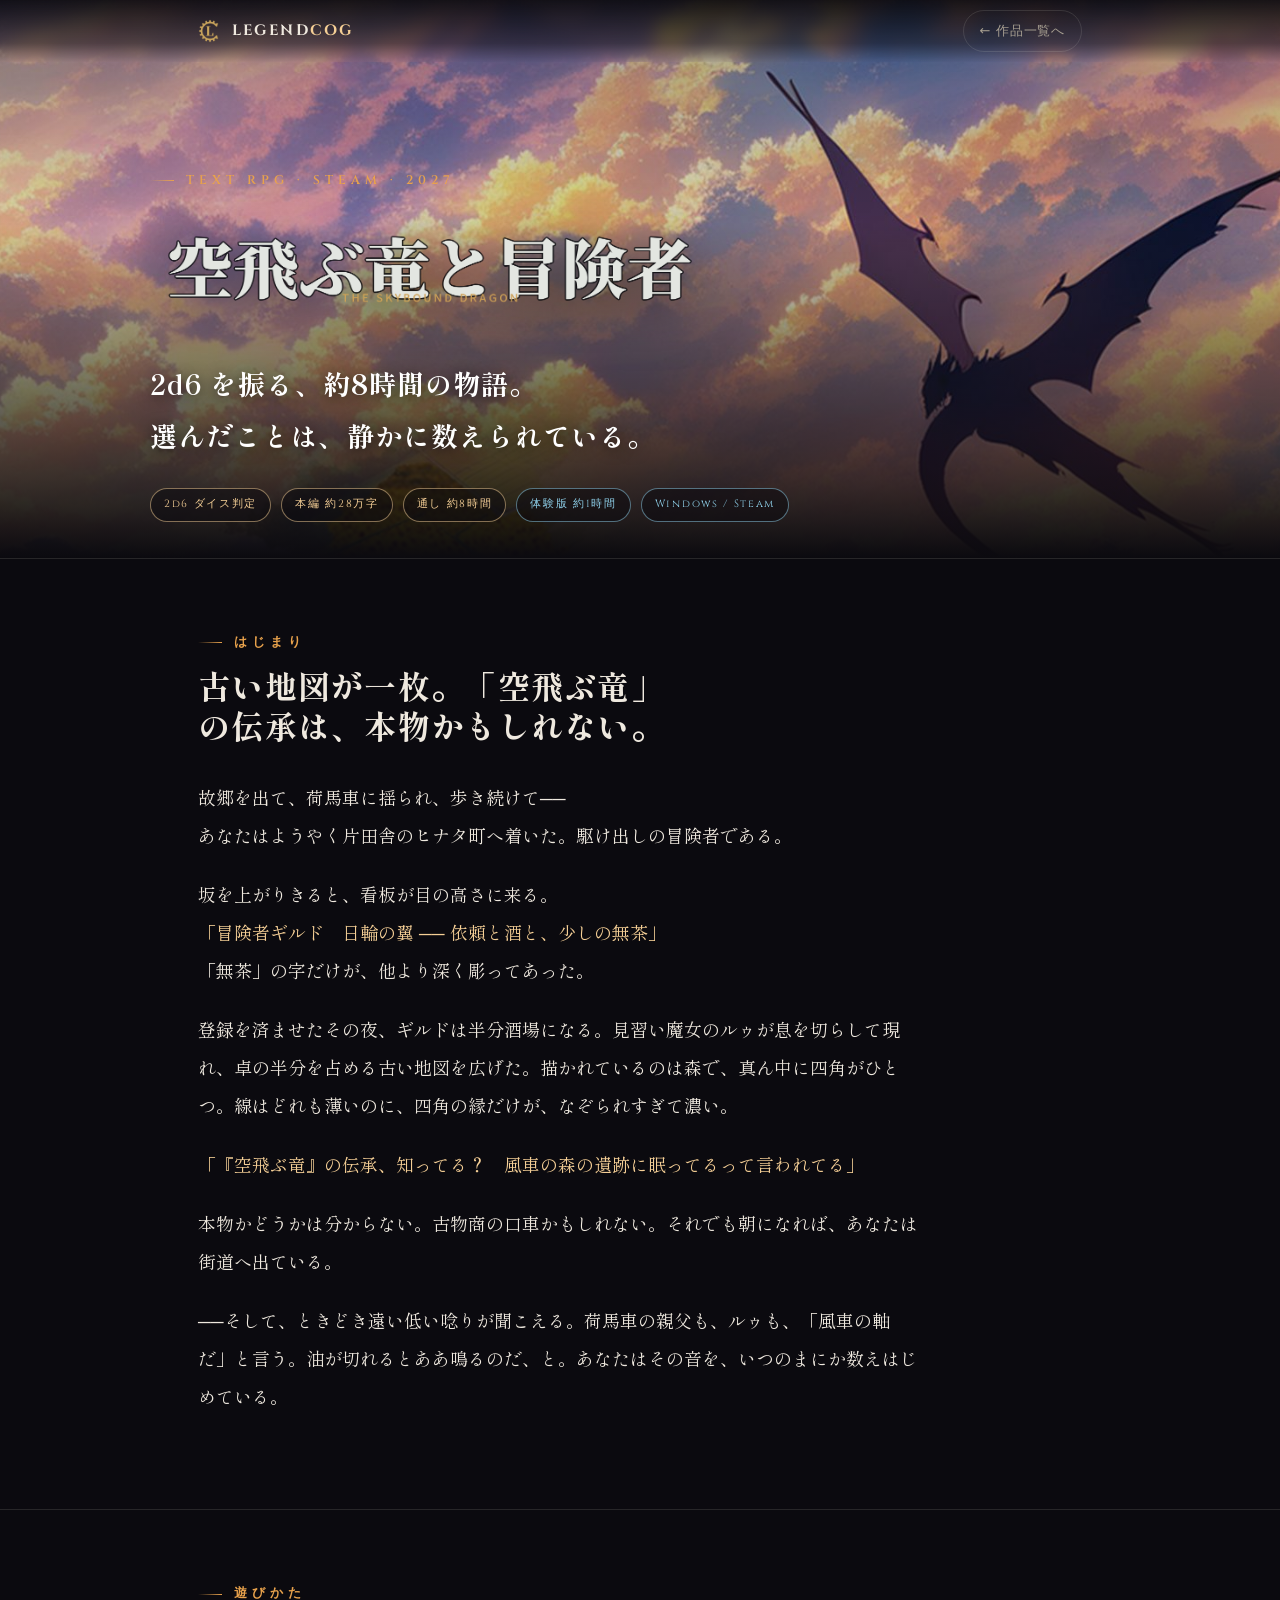
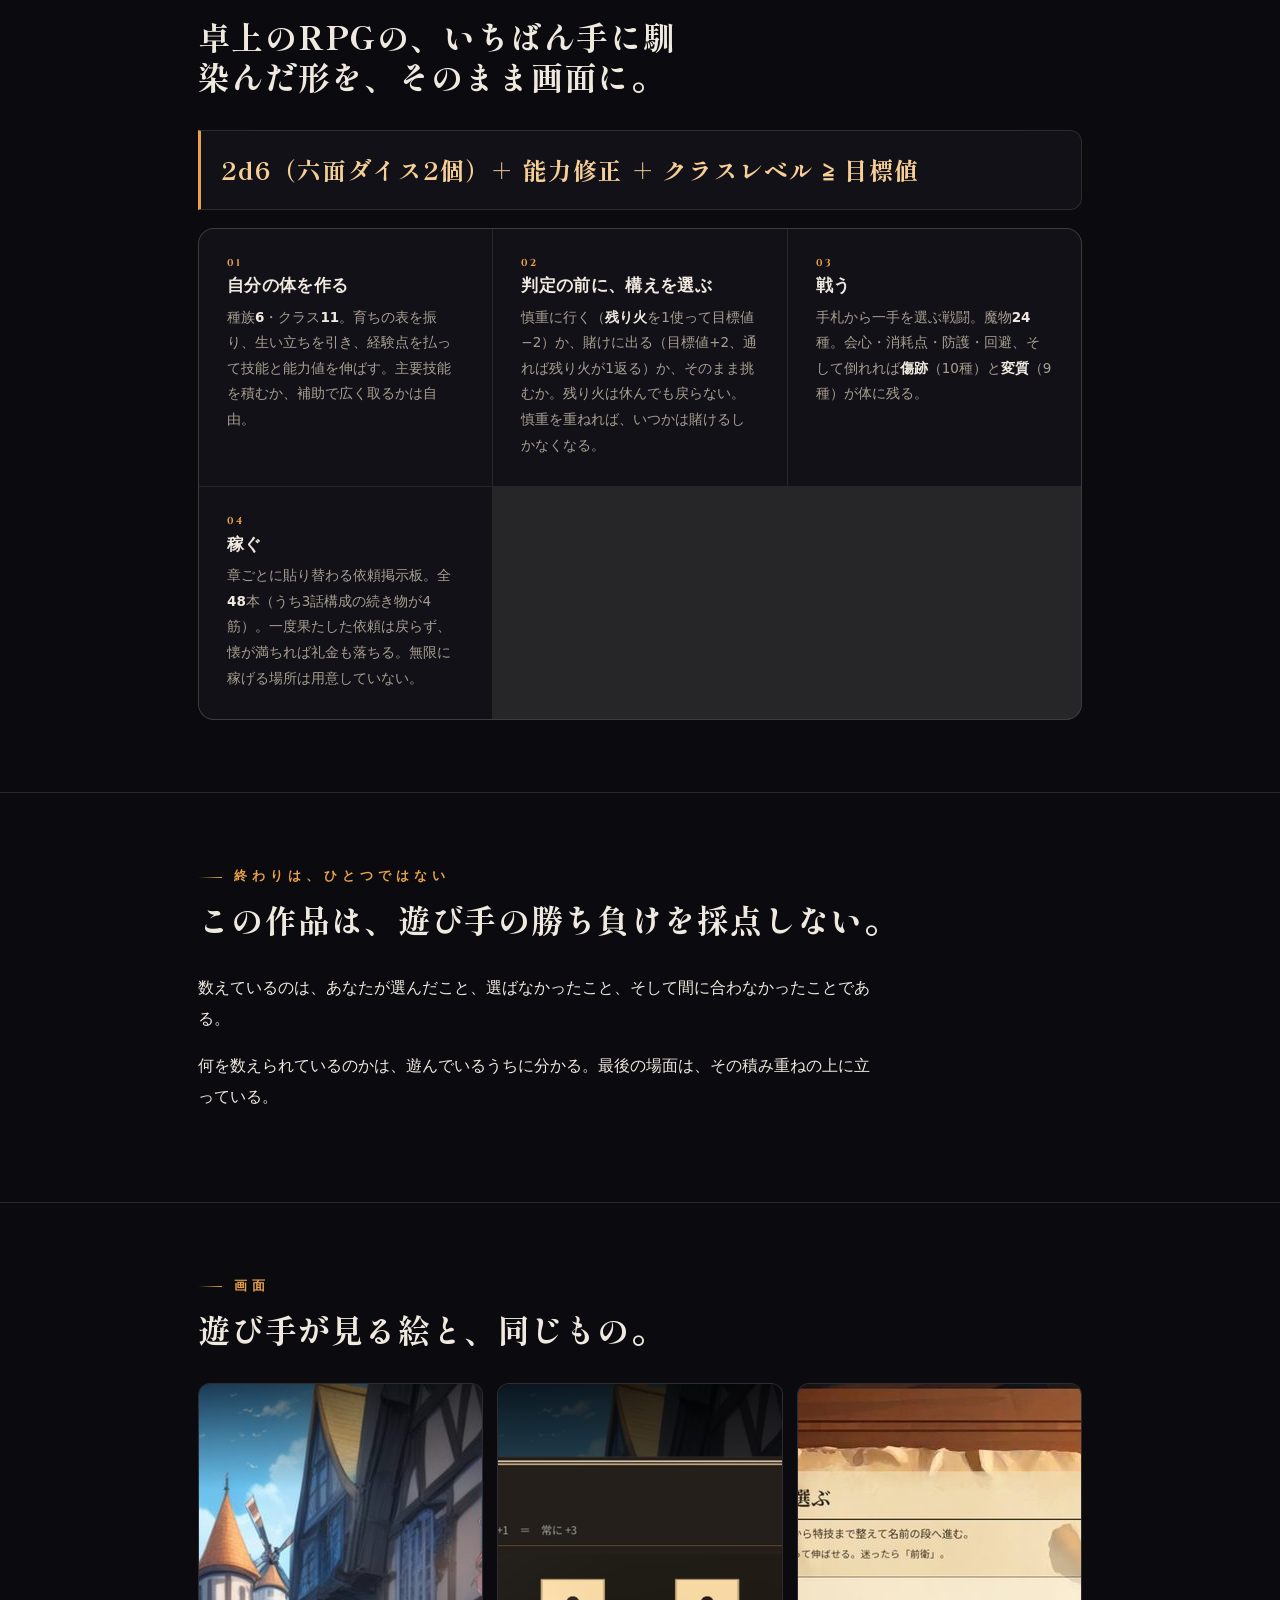
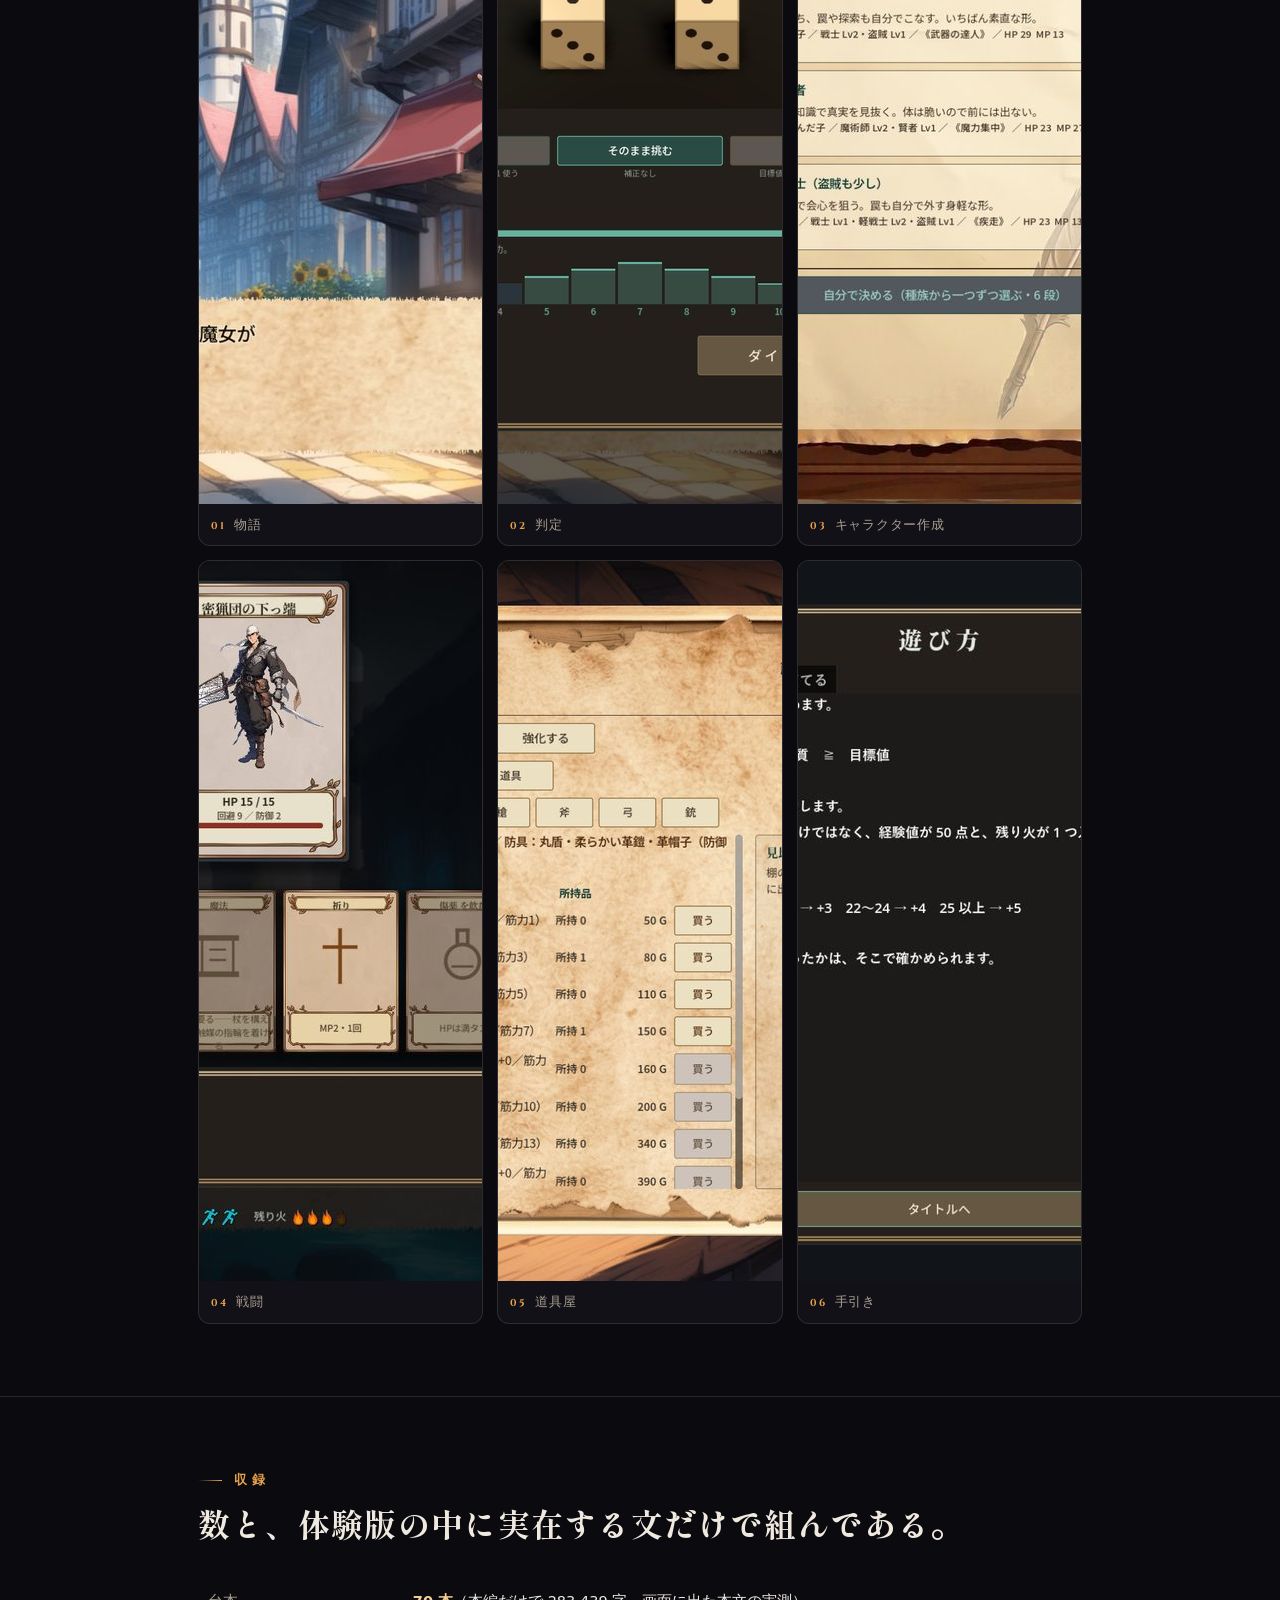
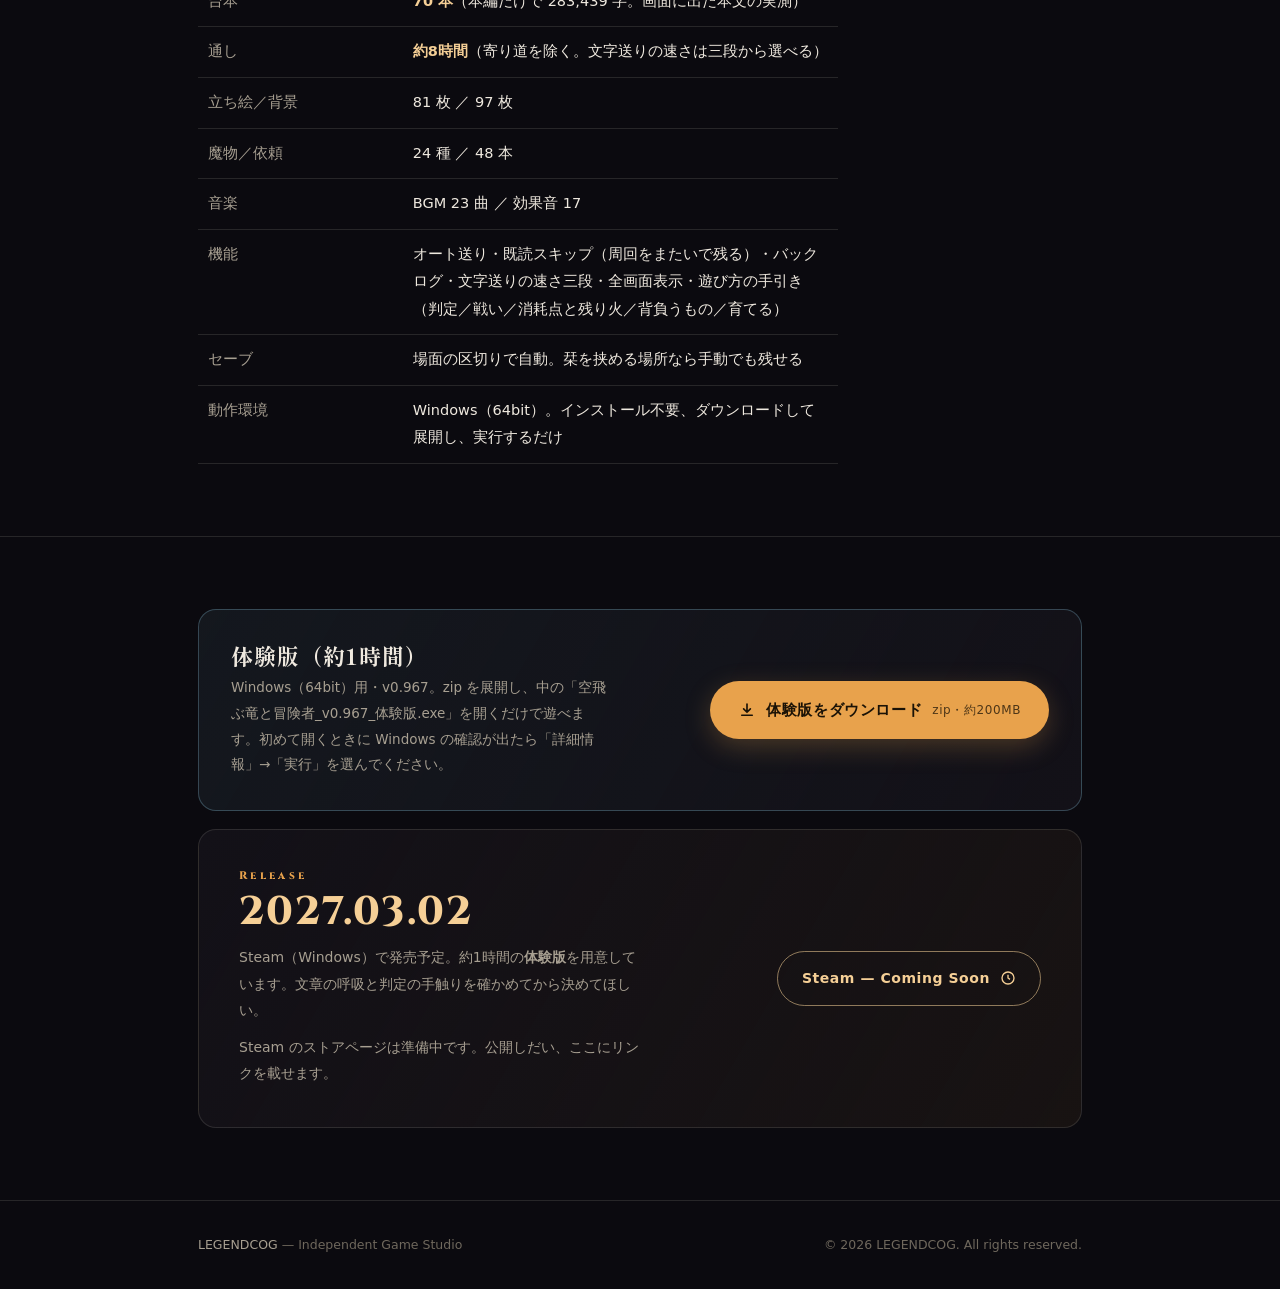
<file: dragon/index.html>
<!doctype html>
<html lang="ja">
<head>
<meta charset="utf-8">
<meta name="viewport" content="width=device-width,initial-scale=1,viewport-fit=cover">
<title>空飛ぶ竜と冒険者 — LEGENDCOG</title>
<meta name="description" content="2d6のダイス判定で進むテキストRPG『空飛ぶ竜と冒険者』。通し約8時間、本編だけで約28万字。終わりはひとつではない。Steam（Windows）で2027年3月2日発売予定、体験版あり。LEGENDCOG 制作。">
<meta property="og:type" content="website">
<meta property="og:site_name" content="LEGENDCOG">
<meta property="og:title" content="空飛ぶ竜と冒険者 — 2d6を振る、約8時間の物語">
<meta property="og:description" content="2d6のダイス判定で進むテキストRPG。通し約8時間、本編だけで約28万字。選んだことは、静かに数えられている。Steam で2027年3月2日発売予定。">
<meta property="og:url" content="https://legendcog.com/dragon/">
<meta property="og:image" content="https://legendcog.com/assets/dragon/capsule.jpg">
<meta property="og:image:width" content="1232">
<meta property="og:image:height" content="706">
<meta property="og:locale" content="ja_JP">
<meta name="twitter:card" content="summary_large_image">
<meta name="twitter:title" content="空飛ぶ竜と冒険者 — 2d6を振る、約8時間の物語">
<meta name="twitter:description" content="2d6のダイス判定で進むテキストRPG。通し約8時間、本編だけで約28万字。終わりはひとつではない。">
<meta name="twitter:image" content="https://legendcog.com/assets/dragon/capsule.jpg">
<meta name="theme-color" content="#0b0a0f">
<link rel="icon" type="image/png" sizes="32x32" href="../assets/favicon-32.png">
<link rel="apple-touch-icon" sizes="180x180" href="../assets/favicon-180.png">
<link rel="preconnect" href="https://fonts.googleapis.com">
<link rel="preconnect" href="https://fonts.gstatic.com" crossorigin>
<link rel="stylesheet" href="https://fonts.googleapis.com/css2?family=Cinzel:wght@600;800&family=Shippori+Mincho:wght@500;700;800&family=Zen+Kaku+Gothic+New:wght@400;500;700&display=swap">
<style>
/* ──────────────────────────────────────────────────────────────
   空飛ぶ竜と冒険者 — 紹介ページ（LEGENDCOG 公式サイトの1ページ）
   文章は Steam 向けに用意した紹介文（体験版で遊べる範囲まで。ネタバレなし）を流用。
   体験版だけここから配る（ファイルは GitHub のリリースに置く。100MB を超えるのでサイトには置けない）。
   本体の購入は Steam のストアページ公開後にリンクを足す。
   表示とボタンの回数は SIDERA VEIL のサーバーが数える（server/sitestats.py。運営画面はこのフォルダの admin.html）。
   ────────────────────────────────────────────────────────────── */
:root{
  color-scheme: dark;
  --bg:#0b0a0f; --bg-2:#131118; --bg-3:#1b1823;
  --fg:#efe9df; --muted:#a79f91; --faint:#6f685d;
  --line:rgba(239,233,223,.12);
  --ember:#e8a24c; --ember-soft:#f5cf96; --sky:#8fd0ea;
  --disp:"Cinzel",serif;
  --serif:"Shippori Mincho","Hiragino Mincho ProN","Yu Mincho",serif;
  --body:"Zen Kaku Gothic New","Hiragino Kaku Gothic ProN","Noto Sans JP",system-ui,sans-serif;
  --maxw:980px;
}
*{box-sizing:border-box}
html{scroll-behavior:smooth}
body{margin:0;background:var(--bg);color:var(--fg);font-family:var(--body);line-height:1.9;-webkit-font-smoothing:antialiased;overflow-x:hidden}
img{max-width:100%;display:block}
a{color:inherit;text-decoration:none}
h1,h2,h3{margin:0;line-height:1.25;text-wrap:balance}
.wrap{width:100%;max-width:var(--maxw);margin-inline:auto;padding-inline:clamp(18px,5vw,48px)}
.eyebrow{display:inline-flex;align-items:center;gap:12px;font-family:var(--disp);font-weight:600;letter-spacing:.4em;text-transform:uppercase;font-size:clamp(10.5px,1.4vw,12.5px);color:var(--ember);margin:0}
.eyebrow::before{content:"";width:24px;height:1px;background:linear-gradient(90deg,transparent,var(--ember));flex:none}

/* ナビ */
.nav{position:fixed;top:0;left:0;right:0;z-index:50;padding-top:env(safe-area-inset-top,0px);background:linear-gradient(to bottom,rgba(11,10,15,.92),rgba(11,10,15,.5) 70%,transparent);backdrop-filter:blur(8px)}
.nav-in{display:flex;align-items:center;justify-content:space-between;height:62px}
.brand{display:flex;align-items:center;gap:10px;font-family:var(--disp);font-weight:800;letter-spacing:.14em;font-size:15px}
.brand img{width:24px;height:24px;object-fit:contain}
.brand b em{font-style:normal;color:var(--ember-soft)}
.back{font-size:13px;color:var(--muted);letter-spacing:.06em;border:1px solid var(--line);border-radius:999px;padding:8px 16px;transition:.2s}
.back:hover{color:var(--fg);border-color:var(--ember)}

/* ヒーロー：字なしの横長絵の上に題名ロゴ */
.hero{position:relative;min-height:clamp(420px,62vh,640px);display:flex;align-items:flex-end;overflow:hidden;isolation:isolate}
.hero img.bg{position:absolute;inset:0;width:100%;height:100%;object-fit:cover;z-index:-2}
.hero::after{content:"";position:absolute;inset:0;z-index:-1;background:linear-gradient(180deg,rgba(11,10,15,.35),rgba(11,10,15,.15) 40%,var(--bg) 100%)}
.hero-in{padding:120px 0 36px;width:100%}
.hero .logo{width:min(560px,80vw);height:auto;margin-bottom:18px;filter:drop-shadow(0 8px 28px rgba(0,0,0,.6))}
.hero .copy{font-family:var(--serif);font-weight:700;font-size:clamp(18px,3.4vw,27px);letter-spacing:.04em;color:#fff;text-shadow:0 2px 14px rgba(0,0,0,.7);max-width:26em}
.tags{display:flex;flex-wrap:wrap;gap:10px;margin-top:18px}
.tag{font-family:var(--disp);font-size:10.5px;letter-spacing:.16em;padding:6px 13px;border-radius:999px;border:1px solid rgba(245,207,150,.5);color:var(--ember-soft);background:rgba(11,10,15,.55)}
.tag.sky{border-color:rgba(143,208,234,.5);color:var(--sky)}

/* 本文 */
section{padding-block:clamp(44px,7vw,72px)}
section + section{border-top:1px solid var(--line)}
.sec-head{display:flex;flex-direction:column;gap:10px;margin-bottom:clamp(22px,4vw,34px)}
.sec-head h2{font-family:var(--serif);font-weight:800;font-size:clamp(22px,4vw,32px);letter-spacing:.04em}
.lead{font-family:var(--serif);font-size:clamp(15.5px,2.1vw,18px);line-height:2.1;color:var(--fg);max-width:40em}
.lead p{margin:0 0 1.2em}
.lead q{quotes:"「" "」";color:var(--ember-soft)}
.prose p{margin:0 0 1.1em;color:var(--fg);max-width:42em}
.prose .note{color:var(--muted);font-size:14px}
.formula{font-family:var(--serif);font-weight:800;font-size:clamp(17px,3vw,24px);letter-spacing:.05em;color:var(--ember-soft);margin:0 0 18px;padding:16px 20px;border:1px solid var(--line);border-left:3px solid var(--ember);background:var(--bg-2);border-radius:0 12px 12px 0}
.plays{display:grid;grid-template-columns:repeat(auto-fit,minmax(230px,1fr));gap:1px;background:var(--line);border:1px solid var(--line);border-radius:16px;overflow:hidden}
.play{background:var(--bg-2);padding:clamp(20px,3vw,28px)}
.play h3{font-size:17px;font-weight:700;margin-bottom:8px;letter-spacing:.02em}
.play h3 small{display:block;font-family:var(--disp);font-size:10px;letter-spacing:.2em;color:var(--ember);margin-bottom:6px}
.play p{margin:0;color:var(--muted);font-size:13.5px}
.play b{color:var(--fg)}

/* 画面写真 */
.shots{display:grid;grid-template-columns:repeat(auto-fit,minmax(280px,1fr));gap:14px}
.shot{border:1px solid var(--line);border-radius:12px;overflow:hidden;background:var(--bg-2);transition:transform .3s,border-color .3s}
.shot:hover{transform:translateY(-3px);border-color:rgba(232,162,76,.6)}
.shot img{aspect-ratio:16/9;width:100%;object-fit:cover}
.shot figcaption{font-size:12.5px;color:var(--muted);padding:9px 12px;letter-spacing:.06em}
.shot figcaption b{font-family:var(--disp);font-size:10px;letter-spacing:.2em;color:var(--ember);margin-right:8px}

/* 収録 */
.spec{width:100%;border-collapse:collapse;font-size:14.5px;max-width:640px}
.spec th,.spec td{text-align:left;padding:11px 10px;border-bottom:1px solid var(--line);vertical-align:top}
.spec th{width:32%;color:var(--muted);font-weight:500}
.spec td b{color:var(--ember-soft)}

/* 発売 */
.release{display:grid;grid-template-columns:1fr auto;gap:24px;align-items:center;padding:clamp(24px,4vw,40px);border:1px solid var(--line);border-radius:18px;background:linear-gradient(120deg,var(--bg-2),rgba(232,162,76,.06))}
.release .date{font-family:var(--disp);font-weight:800;font-size:clamp(24px,5vw,40px);letter-spacing:.06em;color:var(--ember-soft);line-height:1.1}
.release .date small{display:block;font-size:11px;letter-spacing:.3em;color:var(--ember);margin-bottom:8px}
.release p{margin:10px 0 0;color:var(--muted);font-size:14px;max-width:46ch}
.soon{display:inline-flex;align-items:center;gap:10px;padding:13px 24px;border-radius:999px;border:1px solid rgba(245,207,150,.55);color:var(--ember-soft);font-weight:700;font-size:14px;letter-spacing:.04em;white-space:nowrap;cursor:default}
.soon svg{width:16px;height:16px}

/* 体験版 */
.trial{display:flex;flex-wrap:wrap;align-items:center;justify-content:space-between;gap:18px 28px;margin-bottom:18px;padding:clamp(22px,3.5vw,32px);border:1px solid rgba(143,208,234,.28);border-radius:18px;background:linear-gradient(120deg,rgba(143,208,234,.07),var(--bg-2))}
.trial h3{font-family:var(--serif);font-weight:800;font-size:clamp(18px,3vw,22px);letter-spacing:.04em;margin-bottom:6px}
.trial p{margin:0;color:var(--muted);font-size:13.5px;max-width:44ch}
.dl{display:inline-flex;align-items:center;gap:10px;padding:15px 28px;border-radius:999px;background:var(--ember);color:#1a1206;font-weight:700;font-size:15px;letter-spacing:.04em;white-space:nowrap;box-shadow:0 8px 26px rgba(232,162,76,.25);transition:transform .2s,filter .2s}
.dl:hover{transform:translateY(-2px);filter:brightness(1.07)}
.dl:focus-visible{outline:2px solid var(--ember-soft);outline-offset:3px}
.dl svg{width:18px;height:18px}
.dl small{font-weight:500;font-size:12px;opacity:.75}

footer{border-top:1px solid var(--line);padding-block:32px;color:var(--faint);font-size:12.5px}
.foot{display:flex;flex-wrap:wrap;justify-content:space-between;gap:12px;align-items:center}
.foot a{color:var(--muted)}
.foot a:hover{color:var(--fg)}
@media (max-width:640px){.release{grid-template-columns:1fr}.hero-in{padding-top:96px}.dl{width:100%;justify-content:center;flex-wrap:wrap;gap:4px 10px;padding:14px 18px}}
@media (prefers-reduced-motion:reduce){*{transition:none!important;scroll-behavior:auto!important}}
</style>
</head>
<body>

<header class="nav"><div class="wrap nav-in">
  <a class="brand" href="../" aria-label="LEGENDCOG"><img src="../assets/logo-mark.png" alt="" aria-hidden="true"><b>LEGEND<em>COG</em></b></a>
  <a class="back" href="../#works">← 作品一覧へ</a>
</div></header>

<main>
<section class="hero" style="padding:0">
  <img class="bg" src="../assets/dragon/hero.jpg" alt="" width="1920" height="620">
  <div class="wrap hero-in">
    <p class="eyebrow">Text RPG · Steam · 2027</p>
    <img class="logo" src="../assets/dragon/logo.png" alt="空飛ぶ竜と冒険者" width="1280" height="285" style="margin-top:14px">
    <p class="copy">2d6 を振る、約8時間の物語。<br>選んだことは、静かに数えられている。</p>
    <div class="tags">
      <span class="tag">2d6 ダイス判定</span><span class="tag">本編 約28万字</span><span class="tag">通し 約8時間</span><span class="tag sky">体験版 約1時間</span><span class="tag sky">Windows / Steam</span>
    </div>
  </div>
</section>

<section id="story"><div class="wrap">
  <div class="sec-head"><p class="eyebrow">はじまり</p><h2>古い地図が一枚。「空飛ぶ竜」の伝承は、本物かもしれない。</h2></div>
  <div class="lead">
    <p>故郷を出て、荷馬車に揺られ、歩き続けて──<br>あなたはようやく片田舎のヒナタ町へ着いた。駆け出しの冒険者である。</p>
    <p>坂を上がりきると、看板が目の高さに来る。<br><q>冒険者ギルド　日輪の翼 ── 依頼と酒と、少しの無茶</q><br>「無茶」の字だけが、他より深く彫ってあった。</p>
    <p>登録を済ませたその夜、ギルドは半分酒場になる。見習い魔女のルゥが息を切らして現れ、卓の半分を占める古い地図を広げた。描かれているのは森で、真ん中に四角がひとつ。線はどれも薄いのに、四角の縁だけが、なぞられすぎて濃い。</p>
    <p><q>『空飛ぶ竜』の伝承、知ってる？　風車の森の遺跡に眠ってるって言われてる</q></p>
    <p>本物かどうかは分からない。古物商の口車かもしれない。それでも朝になれば、あなたは街道へ出ている。</p>
    <p>──そして、ときどき遠い低い唸りが聞こえる。荷馬車の親父も、ルゥも、「風車の軸だ」と言う。油が切れるとああ鳴るのだ、と。あなたはその音を、いつのまにか数えはじめている。</p>
  </div>
</div></section>

<section id="play"><div class="wrap">
  <div class="sec-head"><p class="eyebrow">遊びかた</p><h2>卓上のRPGの、いちばん手に馴染んだ形を、そのまま画面に。</h2></div>
  <p class="formula">2d6（六面ダイス2個）＋ 能力修正 ＋ クラスレベル ≧ 目標値</p>
  <div class="plays">
    <div class="play"><h3><small>01</small>自分の体を作る</h3><p>種族<b>6</b>・クラス<b>11</b>。育ちの表を振り、生い立ちを引き、経験点を払って技能と能力値を伸ばす。主要技能を積むか、補助で広く取るかは自由。</p></div>
    <div class="play"><h3><small>02</small>判定の前に、構えを選ぶ</h3><p>慎重に行く（<b>残り火</b>を1使って目標値−2）か、賭けに出る（目標値+2、通れば残り火が1返る）か、そのまま挑むか。残り火は休んでも戻らない。慎重を重ねれば、いつかは賭けるしかなくなる。</p></div>
    <div class="play"><h3><small>03</small>戦う</h3><p>手札から一手を選ぶ戦闘。魔物<b>24</b>種。会心・消耗点・防護・回避、そして倒れれば<b>傷跡</b>（10種）と<b>変質</b>（9種）が体に残る。</p></div>
    <div class="play"><h3><small>04</small>稼ぐ</h3><p>章ごとに貼り替わる依頼掲示板。全<b>48</b>本（うち3話構成の続き物が4筋）。一度果たした依頼は戻らず、懐が満ちれば礼金も落ちる。無限に稼げる場所は用意していない。</p></div>
  </div>
</div></section>

<section id="ending"><div class="wrap">
  <div class="sec-head"><p class="eyebrow">終わりは、ひとつではない</p><h2>この作品は、遊び手の勝ち負けを採点しない。</h2></div>
  <div class="prose">
    <p>数えているのは、あなたが選んだこと、選ばなかったこと、そして間に合わなかったことである。</p>
    <p>何を数えられているのかは、遊んでいるうちに分かる。最後の場面は、その積み重ねの上に立っている。</p>
  </div>
</div></section>

<section id="shots"><div class="wrap">
  <div class="sec-head"><p class="eyebrow">画面</p><h2>遊び手が見る絵と、同じもの。</h2></div>
  <div class="shots">
    <figure class="shot" style="margin:0"><img src="../assets/dragon/shot2.jpg" alt="物語の画面" loading="lazy" width="1280" height="720"><figcaption><b>01</b>物語</figcaption></figure>
    <figure class="shot" style="margin:0"><img src="../assets/dragon/shot3.jpg" alt="判定の画面" loading="lazy" width="1280" height="720"><figcaption><b>02</b>判定</figcaption></figure>
    <figure class="shot" style="margin:0"><img src="../assets/dragon/shot4.jpg" alt="キャラクター作成の画面" loading="lazy" width="1280" height="720"><figcaption><b>03</b>キャラクター作成</figcaption></figure>
    <figure class="shot" style="margin:0"><img src="../assets/dragon/shot5.jpg" alt="戦闘の画面" loading="lazy" width="1280" height="720"><figcaption><b>04</b>戦闘</figcaption></figure>
    <figure class="shot" style="margin:0"><img src="../assets/dragon/shot6.jpg" alt="道具屋の画面" loading="lazy" width="1280" height="720"><figcaption><b>05</b>道具屋</figcaption></figure>
    <figure class="shot" style="margin:0"><img src="../assets/dragon/shot7.jpg" alt="遊び方の手引きの画面" loading="lazy" width="1280" height="720"><figcaption><b>06</b>手引き</figcaption></figure>
  </div>
</div></section>

<section id="spec"><div class="wrap">
  <div class="sec-head"><p class="eyebrow">収録</p><h2>数と、体験版の中に実在する文だけで組んである。</h2></div>
  <table class="spec">
    <tr><th>台本</th><td><b>70 本</b>（本編だけで 283,439 字。画面に出た本文の実測）</td></tr>
    <tr><th>通し</th><td><b>約8時間</b>（寄り道を除く。文字送りの速さは三段から選べる）</td></tr>
    <tr><th>立ち絵／背景</th><td>81 枚 ／ 97 枚</td></tr>
    <tr><th>魔物／依頼</th><td>24 種 ／ 48 本</td></tr>
    <tr><th>音楽</th><td>BGM 23 曲 ／ 効果音 17</td></tr>
    <tr><th>機能</th><td>オート送り・既読スキップ（周回をまたいで残る）・バックログ・文字送りの速さ三段・全画面表示・遊び方の手引き（判定／戦い／消耗点と残り火／背負うもの／育てる）</td></tr>
    <tr><th>セーブ</th><td>場面の区切りで自動。栞を挟める場所なら手動でも残せる</td></tr>
    <tr><th>動作環境</th><td>Windows（64bit）。インストール不要、ダウンロードして展開し、実行するだけ</td></tr>
  </table>
</div></section>

<section id="release"><div class="wrap">
  <div class="trial" id="trial">
    <div>
      <h3>体験版（約1時間）</h3>
      <p>Windows（64bit）用・v0.967。zip を展開し、中の「空飛ぶ竜と冒険者_v0.967_体験版.exe」を開くだけで遊べます。初めて開くときに Windows の確認が出たら「詳細情報」→「実行」を選んでください。</p>
    </div>
    <a class="dl" id="dlTrial" href="https://github.com/legendcog/legendcog.github.io/releases/download/dragon-trial-v0.967/SoraTobuRyu_Trial_v0.967.zip" download>
      <svg viewBox="0 0 24 24" fill="none" stroke="currentColor" stroke-width="2.2" stroke-linecap="round" stroke-linejoin="round" aria-hidden="true"><path d="M12 4v11m0 0l-4.5-4.5M12 15l4.5-4.5M5 19h14"/></svg>
      体験版をダウンロード <small>zip・約200MB</small>
    </a>
  </div>
  <div class="release">
    <div>
      <div class="date"><small>Release</small>2027.03.02</div>
      <p>Steam（Windows）で発売予定。約1時間の<b>体験版</b>を用意しています。文章の呼吸と判定の手触りを確かめてから決めてほしい。</p>
      <p>Steam のストアページは準備中です。公開しだい、ここにリンクを載せます。</p>
    </div>
    <span class="soon">Steam — Coming Soon <svg viewBox="0 0 24 24" fill="none" stroke="currentColor" stroke-width="2"><circle cx="12" cy="12" r="9"/><path d="M12 7v5l3 2"/></svg></span>
  </div>
</div></section>
</main>

<footer><div class="wrap foot">
  <span><a href="../">LEGENDCOG</a> — Independent Game Studio</span>
  <span>© 2026 LEGENDCOG. All rights reserved.</span>
</div></footer>

<script>
// 表示とダウンロードボタンの回数を数える（SIDERA VEIL のサーバーへ。IP アドレスや端末の情報は保存しない）。
// 運営の端末は ?nocount=1 を一度開くと数えない（?nocount=0 で戻す）。
(function () {
  'use strict';
  var API = 'https://sideraveil.onrender.com/api/site/hit';
  var store = function (k, v) { try { if (v === undefined) return localStorage.getItem(k); if (v === null) localStorage.removeItem(k); else localStorage.setItem(k, v); } catch (e) { return null; } };
  var m = /[?&]nocount=([01])/.exec(location.search);
  if (m) store('lc-nocount', m[1] === '1' ? '1' : null);
  if (store('lc-nocount') === '1') return;
  function send(kind, first) {
    var body = JSON.stringify({ page: 'dragon', kind: kind, first: !!first });
    try {
      if (navigator.sendBeacon && navigator.sendBeacon(API, new Blob([body], { type: 'text/plain' }))) return;
    } catch (e) { /* 下で送り直す */ }
    try { fetch(API, { method: 'POST', body: body, mode: 'no-cors', keepalive: true, headers: { 'Content-Type': 'text/plain' } }); } catch (e) { /* 数え損ねてもページはそのまま */ }
  }
  var day = new Date(Date.now() + 9 * 3600 * 1000).toISOString().slice(0, 10);   // 日本時間の日付
  var first = store('lc-dragon-day') !== day;
  store('lc-dragon-day', day);
  send('view', first);
  var btn = document.getElementById('dlTrial');
  if (btn) btn.addEventListener('click', function () { send('dl'); });
})();
</script>

</body>
</html>
</file>
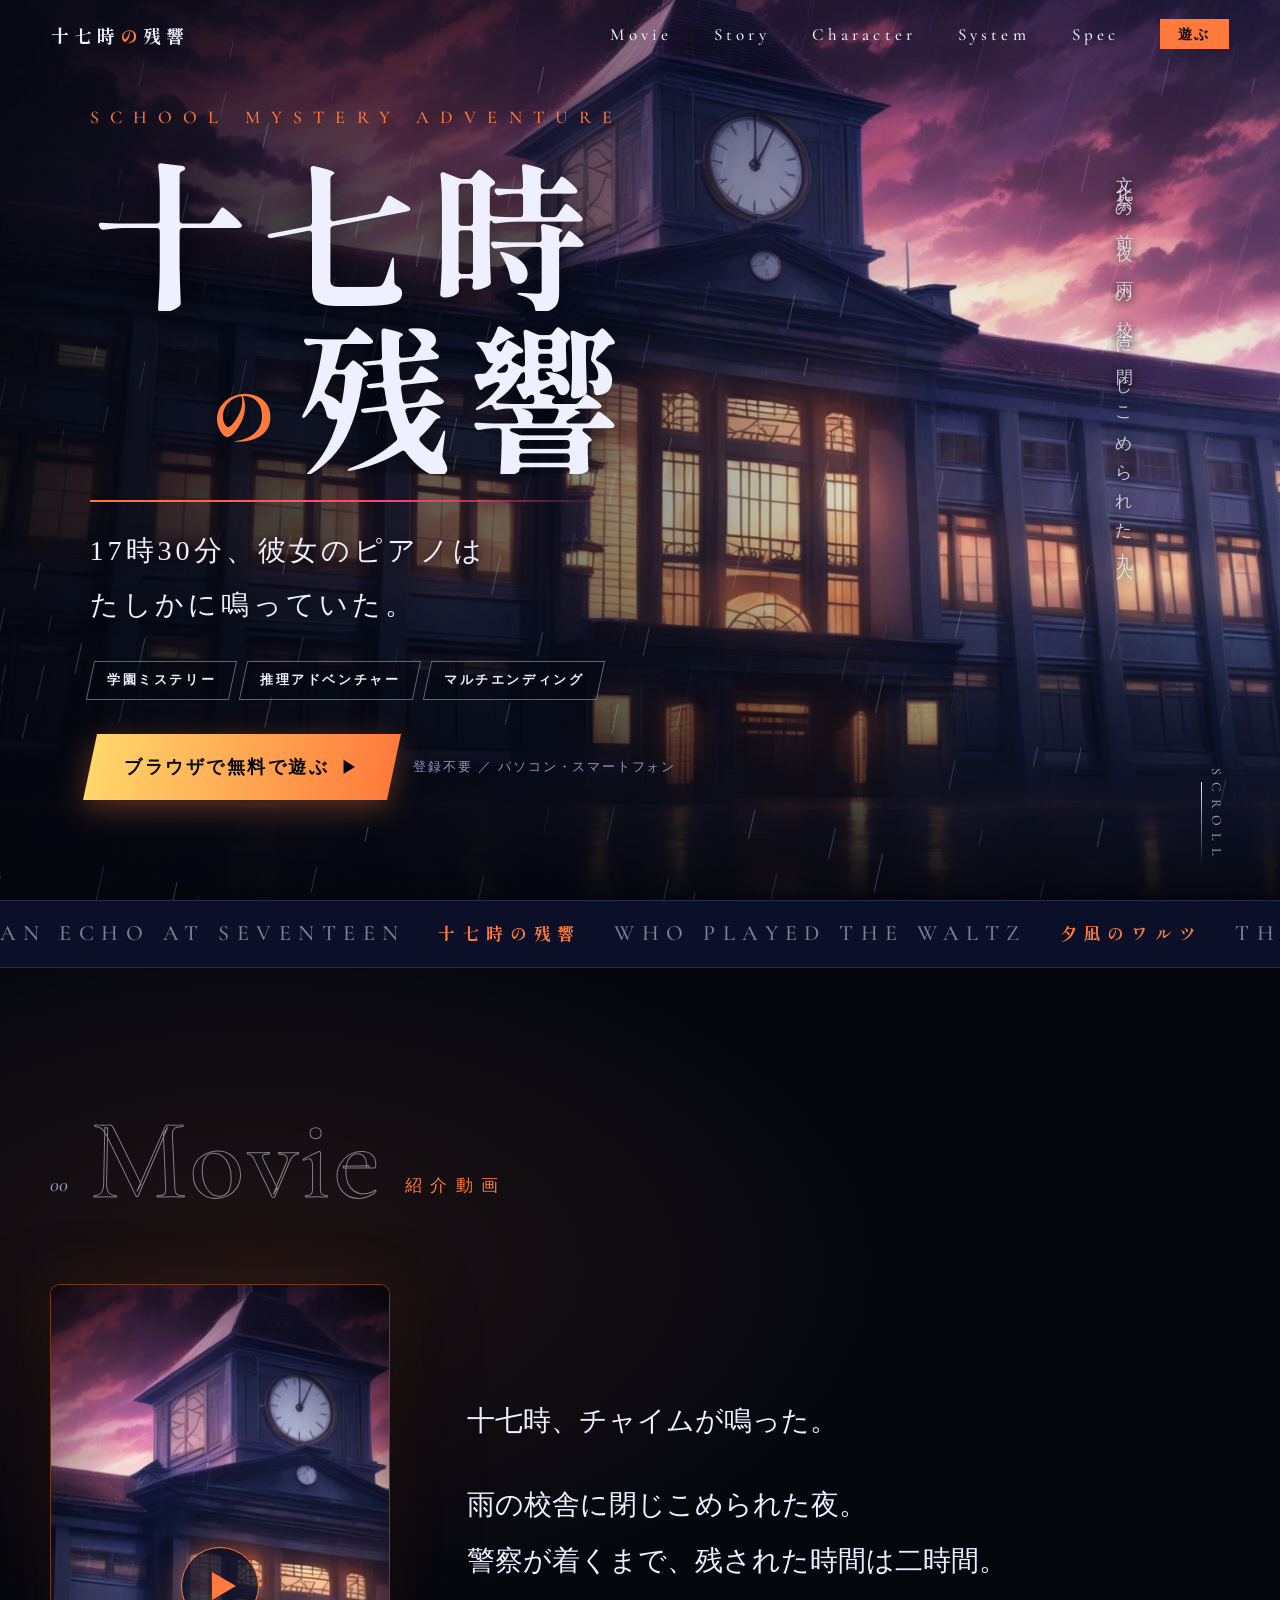
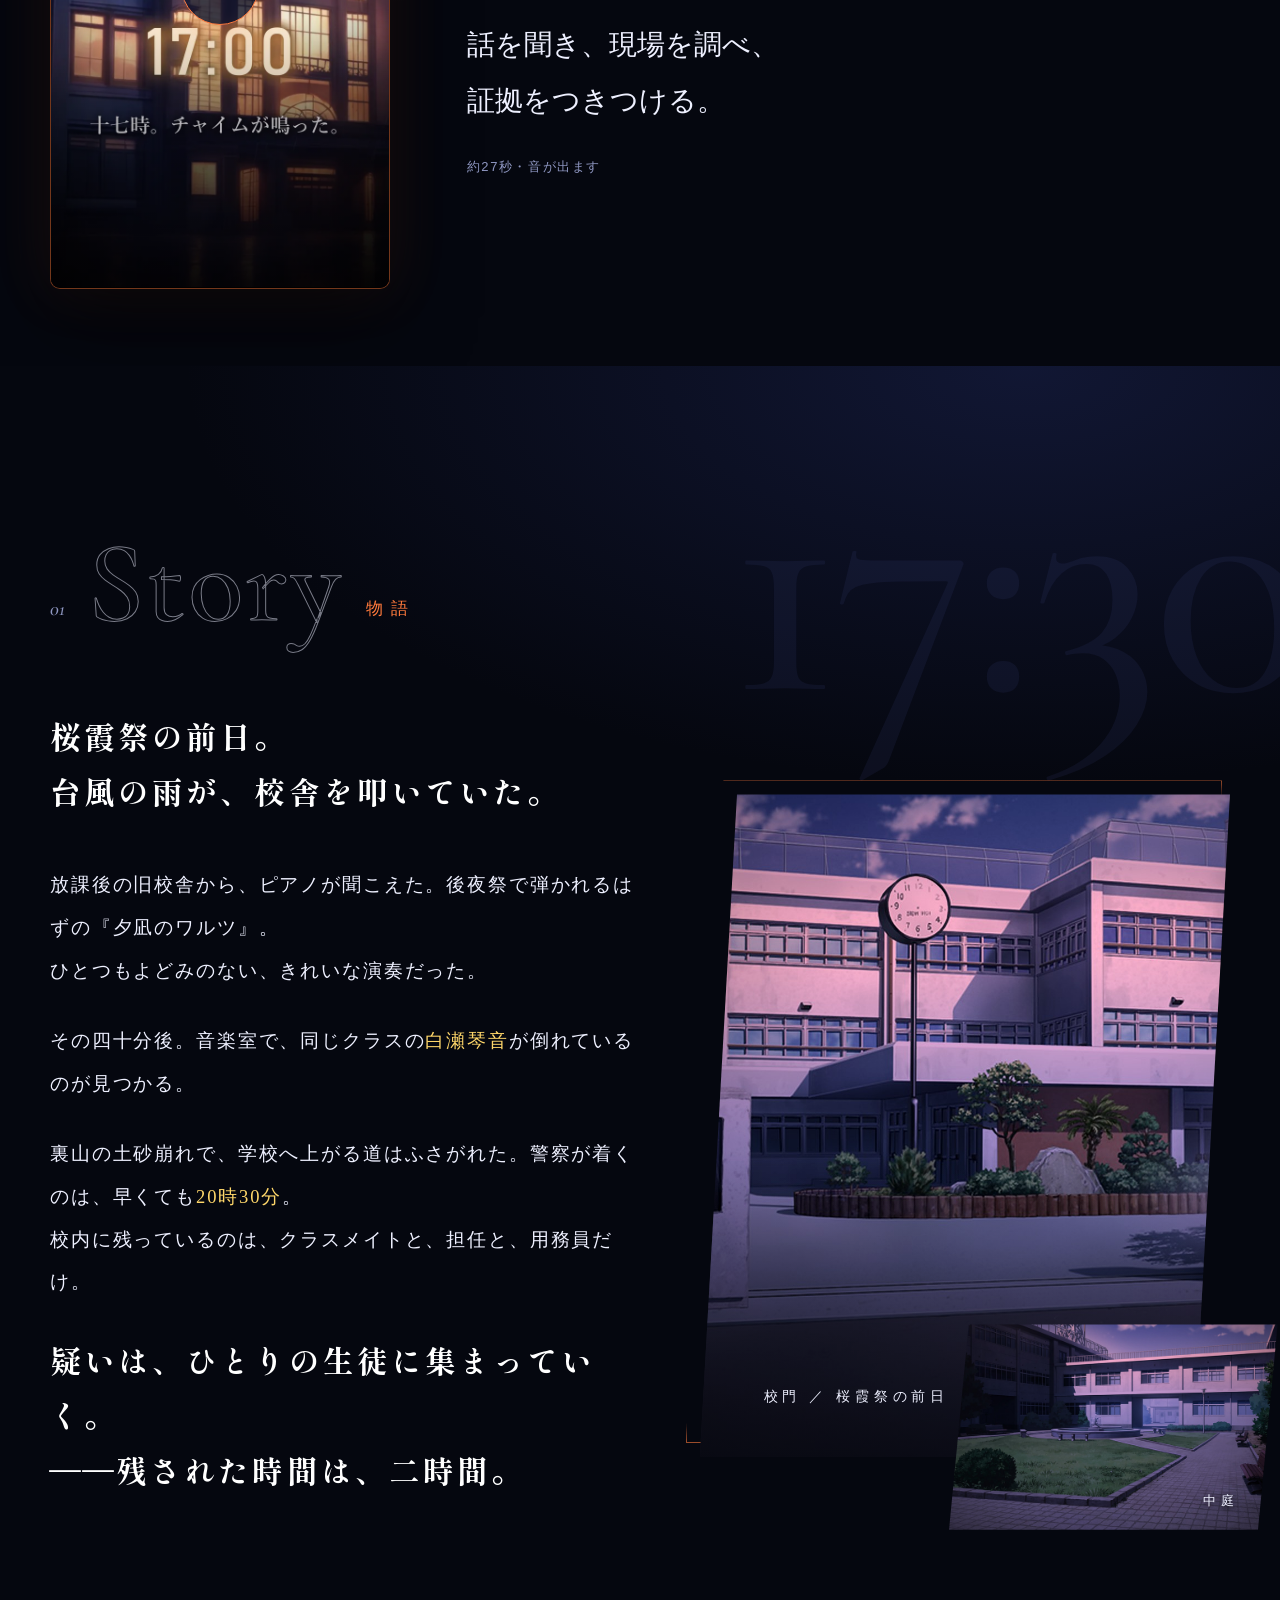
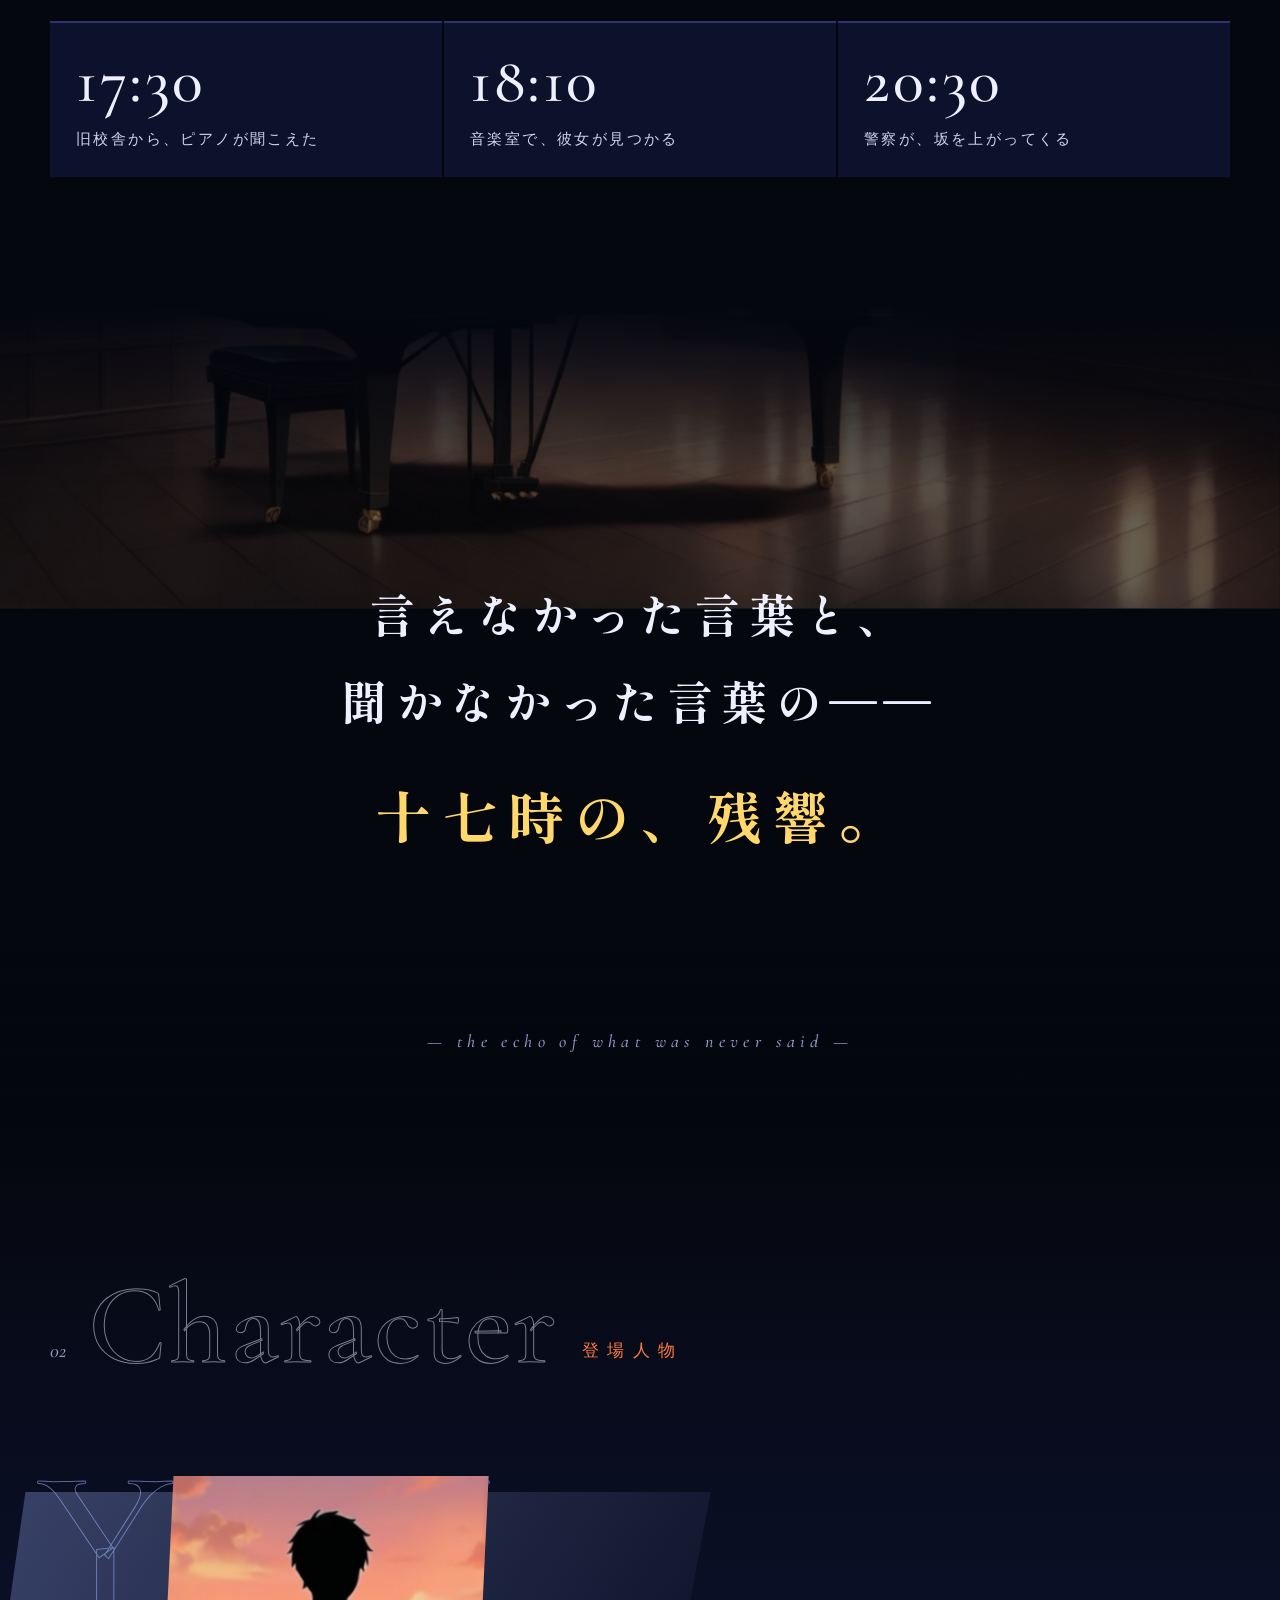
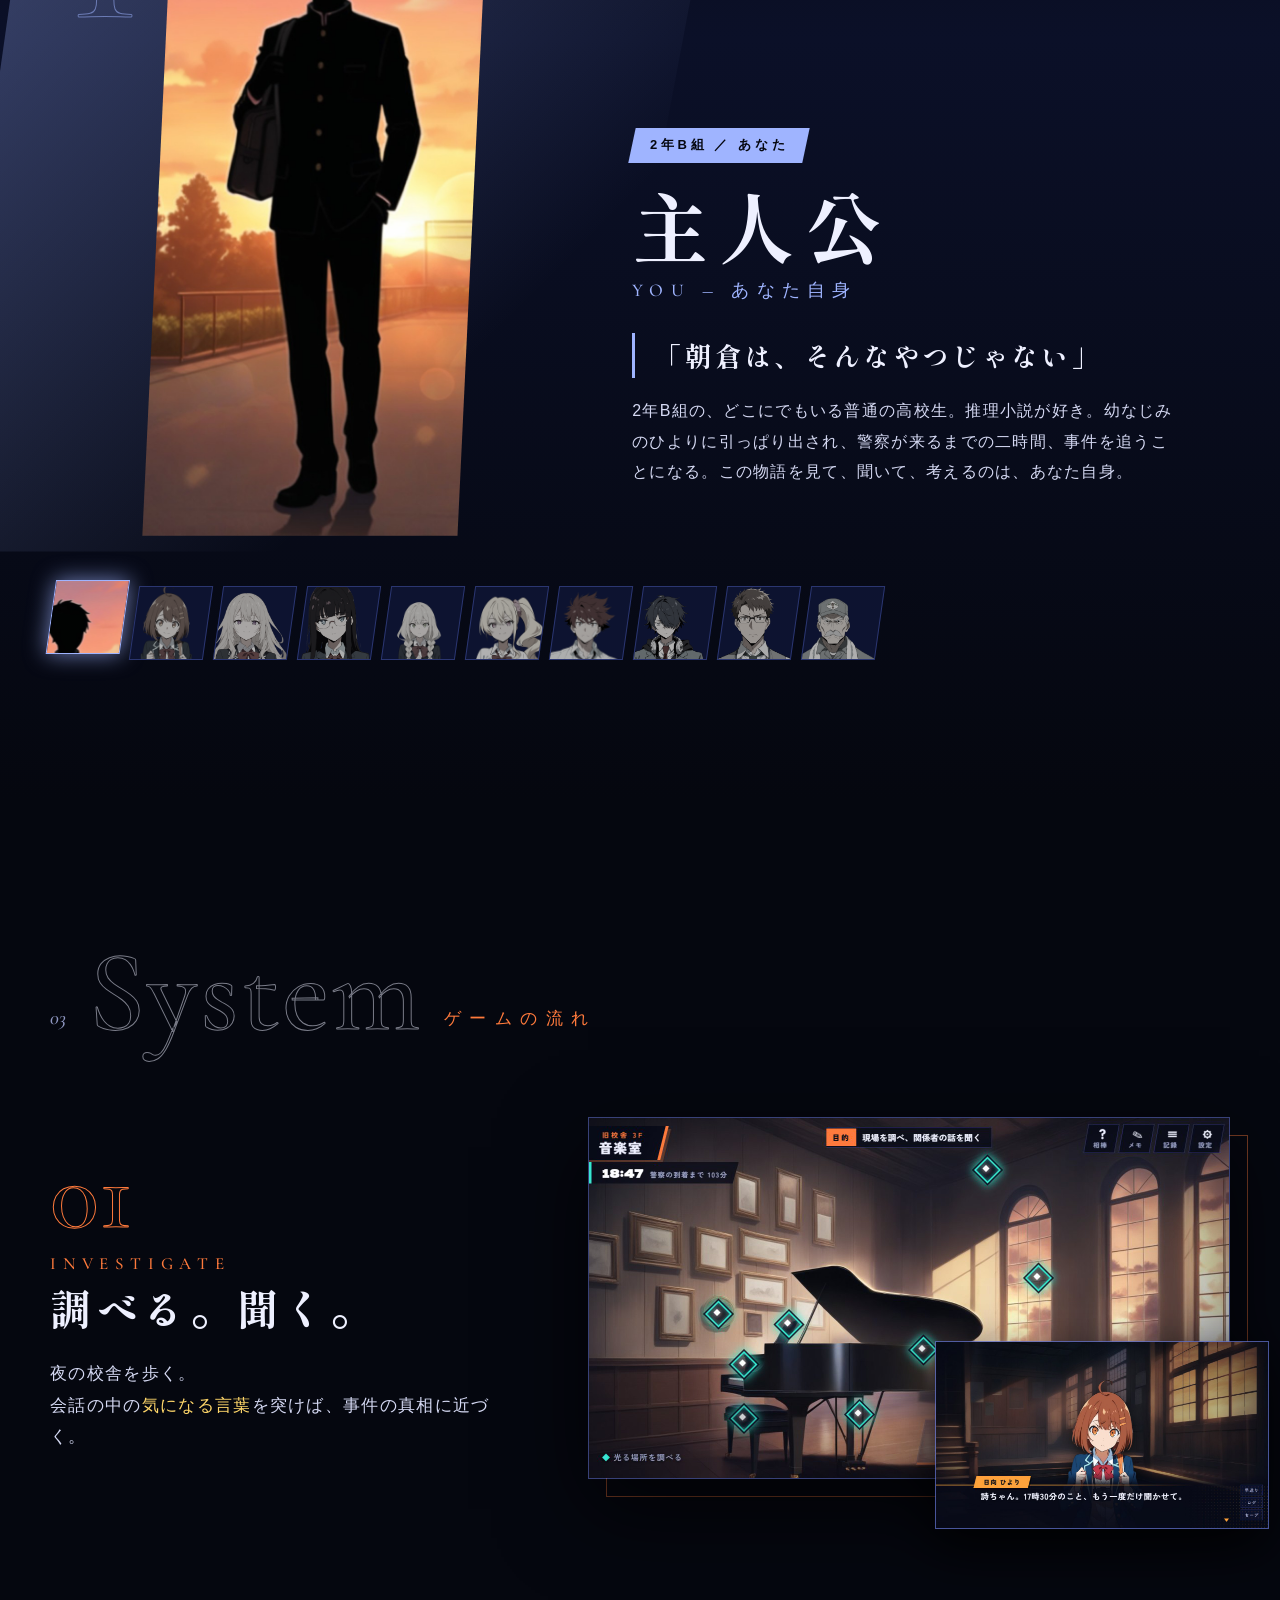
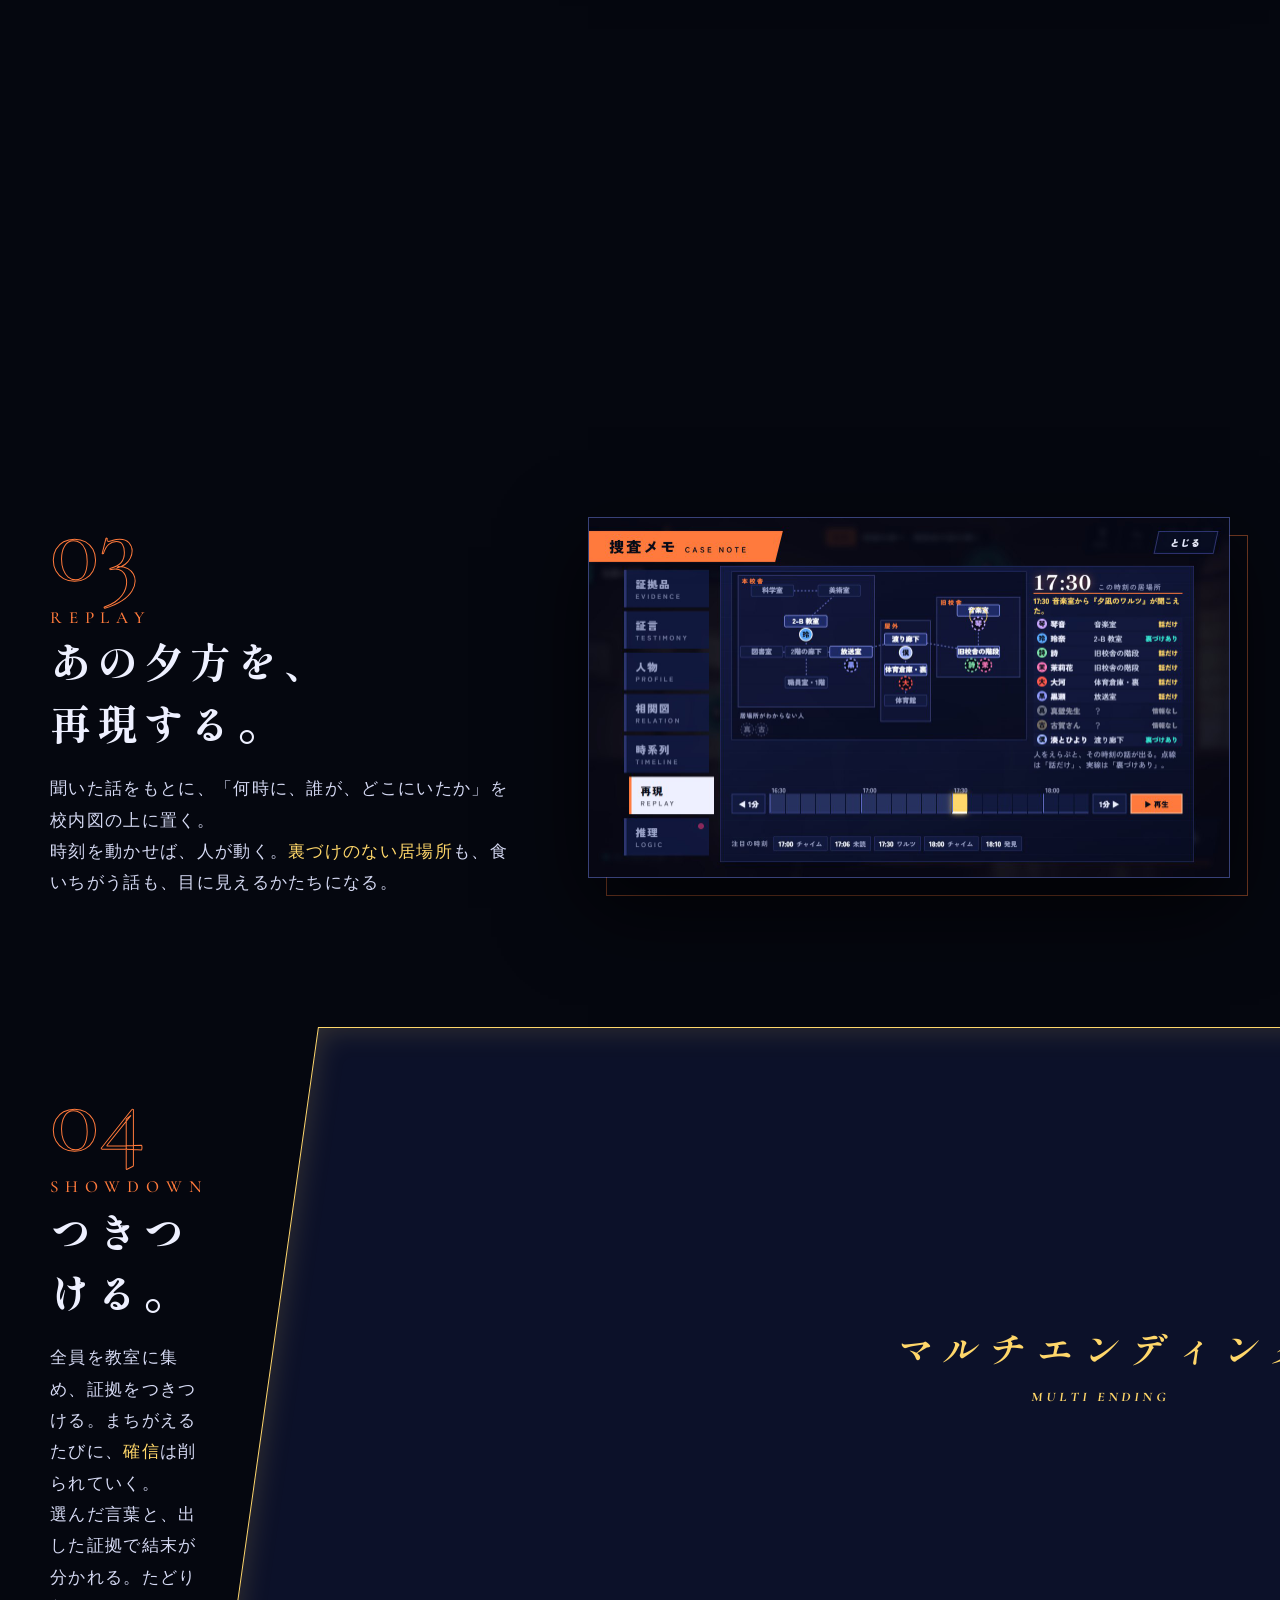
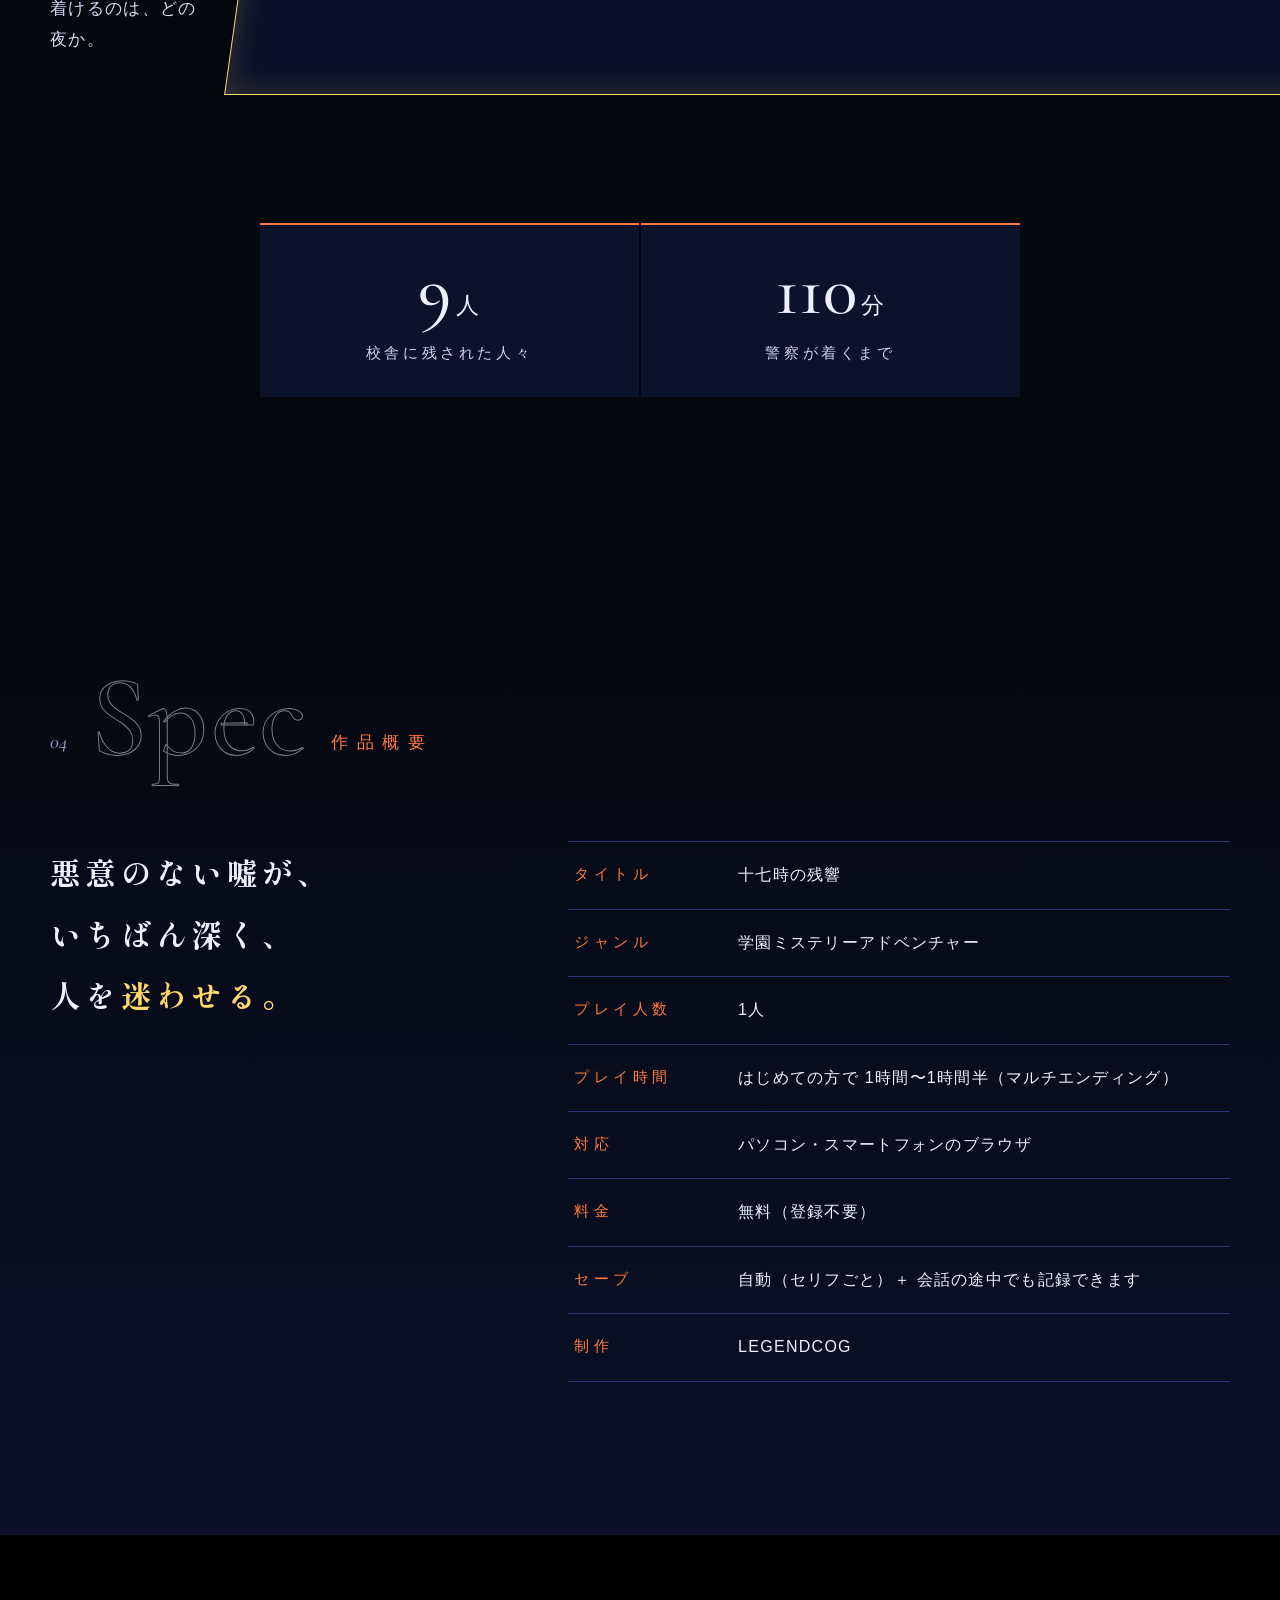
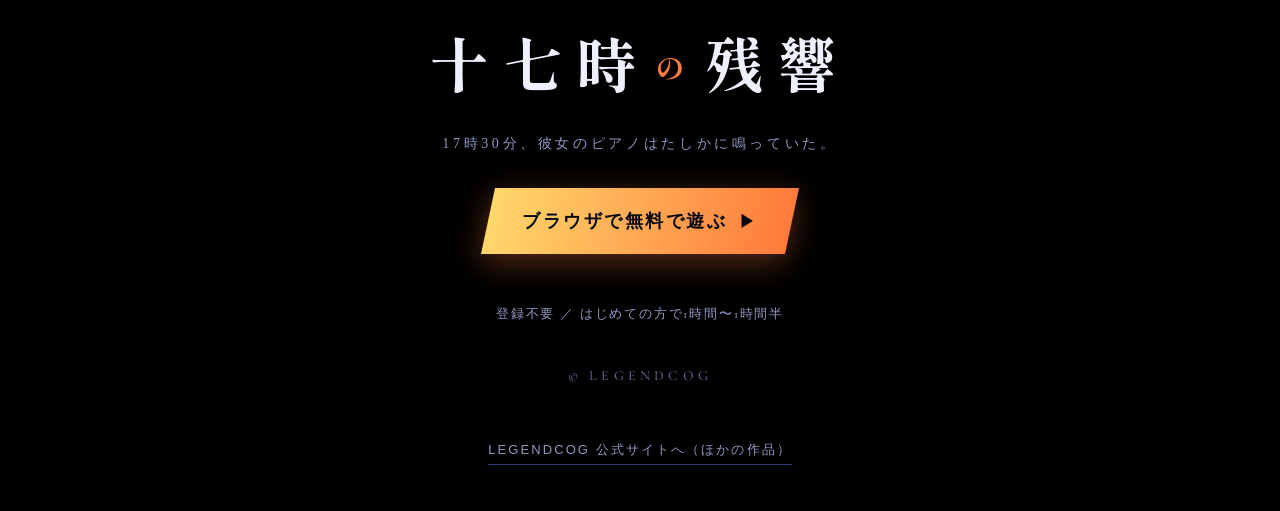
<file: zankyo/index.html>
<!DOCTYPE html>
<html lang="ja">
<head>
<meta charset="utf-8">
<meta name="viewport" content="width=device-width, initial-scale=1">
<title>十七時の残響 ｜ 学園ミステリーアドベンチャー</title>
<meta name="description" content="文化祭の前日。台風の雨のなか、旧校舎の音楽室で彼女は見つかった。17時30分、彼女のピアノはたしかに鳴っていた。学園ミステリーアドベンチャー『十七時の残響』。">
<meta property="og:title" content="十七時の残響">
<meta property="og:description" content="17時30分、彼女のピアノはたしかに鳴っていた。">
<meta property="og:type" content="website">
<meta property="og:url" content="https://legendcog.com/zankyo/">
<meta property="og:image" content="https://legendcog.com/zankyo/img/title.jpg">
<meta name="twitter:card" content="summary_large_image">
<link rel="canonical" href="https://legendcog.com/zankyo/">
<link rel="icon" href="img/icon.png">
<link rel="preconnect" href="https://fonts.googleapis.com">
<link rel="preconnect" href="https://fonts.gstatic.com" crossorigin>
<link href="https://fonts.googleapis.com/css2?family=Cormorant+Garamond:ital,wght@0,500;0,700;1,500&family=Shippori+Mincho+B1:wght@500;700;800&family=Zen+Kaku+Gothic+New:wght@500;700;900&display=swap" rel="stylesheet">
<style>
:root {
  --ink: #05070f; --navy: #0b1028; --navy2: #141c44; --line: #2b3670;
  --dusk: #ff7a3c; --rose: #ff3d77; --cyan: #37e6d2; --gold: #ffd76a; --text: #eef0ff; --dim: #8f97c2;
  --serif: "Shippori Mincho B1", "Yu Mincho", "Hiragino Mincho ProN", serif;
  --sans: "Zen Kaku Gothic New", "Yu Gothic", "Hiragino Kaku Gothic ProN", sans-serif;
  --en: "Cormorant Garamond", "Times New Roman", serif;
  --acc: var(--dusk);
}
* { box-sizing: border-box; margin: 0; padding: 0; }
html { scroll-behavior: smooth; overflow-x: hidden; }
html, body { overflow-x: clip; }
body { background: var(--ink); color: var(--text); font-family: var(--sans); font-weight: 500; line-height: 1.9; overflow-x: hidden; -webkit-font-smoothing: antialiased; }
img { display: block; max-width: 100%; }
a { color: inherit; text-decoration: none; }
button { font: inherit; color: inherit; background: none; border: 0; cursor: pointer; }
::selection { background: var(--dusk); color: var(--ink); }

/* ---------- スマホ：アプリとして保存する案内 */
#appSheet { position: fixed; inset: 0; z-index: 120; display: none; align-items: flex-end; justify-content: center; background: rgba(0, 0, 0, .66); }
#appSheet.on { display: flex; }
#appSheet .box { width: min(520px, 100%); max-height: 92vh; overflow-y: auto; background: var(--navy); border-top: 2px solid var(--dusk); padding: 26px 22px calc(22px + env(safe-area-inset-bottom)); }
#appSheet h3 { font-family: var(--serif); font-size: 20px; letter-spacing: .1em; margin-bottom: 8px; }
#appSheet .why { font-size: 13.5px; color: var(--dim); line-height: 1.8; margin-bottom: 14px; }
#appSheet ol { list-style: none; counter-reset: s; gap: 10px; margin-bottom: 18px; }
#appSheet li { counter-increment: s; position: relative; padding: 12px 12px 12px 46px; background: rgba(255, 255, 255, .05); border: 1px solid var(--line); font-size: 14px; line-height: 1.7; }
#appSheet li::before { content: counter(s); position: absolute; left: 12px; top: 12px; width: 24px; height: 24px; display: grid; place-items: center; border-radius: 50%; background: var(--dusk); color: var(--ink); font-weight: 900; font-size: 13px; }
#appSheet li b { color: var(--gold); }
#appSheet .os { display: none; }
#appSheet[data-os="ios"] .ios, #appSheet[data-os="android"] .android { display: grid; }
#appSheet .go { display: flex; flex-direction: column; align-items: center; gap: 12px; }
#appSheet .close { font-size: 13px; color: var(--dim); text-decoration: underline; }

/* ---------- 幕あけ */
#curtain { position: fixed; inset: 0; z-index: 100; background: #000; display: grid; place-items: center; transition: opacity 1s ease .2s, visibility 0s linear 1.2s; }
#curtain.off { opacity: 0; visibility: hidden; }
#curtain .ck { text-align: center; font-family: var(--en); font-size: clamp(54px, 12vw, 150px); font-weight: 500; letter-spacing: .08em; color: #fff; text-shadow: 0 0 40px rgba(255, 122, 60, .7); }
#curtain .ck i { font-style: normal; animation: colon 1s steps(2) infinite; }
#curtain small { display: block; text-align: center; font-family: var(--sans); font-size: 12px; letter-spacing: .6em; color: var(--dim); margin-top: 6px; }
@keyframes colon { 50% { opacity: .15; } }

/* ---------- 上の帯 */
#nav { position: fixed; left: 0; right: 0; top: 0; z-index: 50; display: flex; align-items: center; justify-content: space-between; padding: 18px clamp(18px, 4vw, 56px); transition: background .4s, padding .4s, transform .4s; }
#nav.solid { background: rgba(5, 7, 15, .82); backdrop-filter: blur(10px); padding-top: 10px; padding-bottom: 10px; border-bottom: 1px solid rgba(90, 105, 190, .25); }
#nav .logo { font-family: var(--serif); font-weight: 800; font-size: 18px; letter-spacing: .28em; }
#nav .logo b { color: var(--dusk); font-weight: 800; }
.playbtn { display: inline-flex; align-items: center; gap: 12px; font-family: var(--sans); font-weight: 900; font-size: clamp(15px, 1.6vw, 18px); letter-spacing: .14em; padding: 16px 34px; color: var(--ink); background: linear-gradient(90deg, var(--gold), var(--dusk)); box-shadow: 0 8px 30px rgba(255, 122, 60, .35); transform: skewX(-12deg); transition: filter .2s, transform .2s; }
.playbtn > * { transform: skewX(12deg); }
.playbtn:hover { filter: brightness(1.12); transform: skewX(-12deg) translateY(-2px); }
.playbtn b { font-weight: 900; }
.playbtn i { font-style: normal; font-size: .9em; }
#hero .cta { display: flex; flex-wrap: wrap; align-items: center; gap: 12px 20px; margin-top: 34px; opacity: 0; transition: opacity 1.2s ease 1.9s; }
body.ready #hero .cta { opacity: 1; }
#hero .cta small, footer .cta small { font-size: 13px; letter-spacing: .14em; color: var(--dim); }
#nav a.np { font-family: var(--sans); font-weight: 900; font-size: 14px; letter-spacing: .18em; padding: 7px 18px; color: var(--ink); background: var(--dusk); }
footer .cta { display: flex; flex-direction: column; align-items: center; gap: 12px; margin: 30px 0 34px; }
footer .home { display: inline-block; margin-top: 18px; font-size: 13px; letter-spacing: .16em; color: var(--dim); border-bottom: 1px solid var(--line); padding-bottom: 2px; }
footer .home:hover { color: var(--text); }
#nav ul { display: flex; gap: clamp(14px, 3vw, 40px); list-style: none; }
#nav a.l { position: relative; font-family: var(--en); font-size: 17px; letter-spacing: .24em; padding: 6px 2px; }
#nav a.l::after { content: ""; position: absolute; left: 0; right: 100%; bottom: 0; height: 1px; background: var(--dusk); transition: right .3s; }
#nav a.l:hover::after { right: 0; }
#bar { position: fixed; left: 0; top: 0; height: 2px; width: 0; z-index: 60; background: linear-gradient(90deg, var(--dusk), var(--rose)); }

/* ---------- 共通 */
section { position: relative; }
.wrap { width: min(1180px, 100% - 44px); margin: 0 auto; }
.sec-h { display: flex; align-items: flex-end; gap: 22px; margin-bottom: clamp(36px, 6vw, 72px); }
.sec-h .en { font-family: var(--en); font-size: clamp(54px, 9vw, 120px); line-height: .9; font-weight: 500; letter-spacing: .02em; color: transparent; -webkit-text-stroke: 1px rgba(238, 240, 255, .5); }
.sec-h .ja { font-family: var(--serif); font-size: 17px; letter-spacing: .5em; color: var(--dusk); padding-bottom: 10px; white-space: nowrap; }
.sec-h .no { font-family: var(--en); font-style: italic; font-size: 20px; color: var(--dim); padding-bottom: 8px; }
.rv { opacity: 0; transform: translateY(34px); transition: opacity 1s cubic-bezier(.2, .7, .2, 1), transform 1s cubic-bezier(.2, .7, .2, 1); transition-delay: var(--d, 0s); }
.rv.in { opacity: 1; transform: none; }
.rv.left { transform: translateX(-50px); } .rv.right { transform: translateX(50px); } .rv.left.in, .rv.right.in { transform: none; }
.kw { color: var(--gold); }

/* ---------- 表紙 */
#hero { height: 100vh; min-height: 620px; overflow: hidden; display: flex; align-items: center; }
#hero .bg { position: absolute; inset: -4%; background: url(img/title.jpg) 62% 40% / cover no-repeat; animation: drift 26s ease-in-out infinite alternate; will-change: transform; }
@keyframes drift { from { transform: scale(1.02) translate(0, 0); } to { transform: scale(1.12) translate(-1.5%, -1.5%); } }
#hero::before { content: ""; position: absolute; inset: 0; z-index: 1; background: linear-gradient(90deg, rgba(5, 7, 15, .92) 0%, rgba(5, 7, 15, .55) 42%, rgba(5, 7, 15, .05) 72%), linear-gradient(0deg, var(--ink) 0%, rgba(5, 7, 15, 0) 34%); }
#rain { position: absolute; inset: 0; z-index: 2; width: 100%; height: 100%; pointer-events: none; opacity: .6; }
#flash { position: absolute; inset: 0; z-index: 2; background: #cfe0ff; opacity: 0; pointer-events: none; mix-blend-mode: screen; }
#flash.go { animation: flash 1.1s ease-out; }
@keyframes flash { 0% { opacity: 0; } 6% { opacity: .5; } 12% { opacity: .05; } 18% { opacity: .35; } 100% { opacity: 0; } }
#hero .in { position: relative; z-index: 3; padding: 0 clamp(22px, 7vw, 110px); width: 100%; }
#hero .sub { font-family: var(--en); font-size: clamp(13px, 1.5vw, 18px); letter-spacing: .62em; color: var(--dusk); margin-bottom: 14px; }
#hero h1 { font-family: var(--serif); font-weight: 800; line-height: 1.02; letter-spacing: .06em; font-size: clamp(64px, 12.5vw, 190px); text-shadow: 0 6px 40px rgba(0, 0, 0, .7); }
#hero h1 span { display: block; overflow: hidden; }
#hero h1 span b { display: inline-block; font-weight: 800; transform: translateY(110%); transition: transform 1.2s cubic-bezier(.2, .8, .2, 1); }
#hero h1 span:nth-child(2) b { transition-delay: .18s; padding-left: .7em; }
#hero h1 i { font-style: normal; font-size: .42em; color: var(--dusk); margin: 0 .12em; vertical-align: .32em; }
body.ready #hero h1 span b { transform: none; }
#hero .rule { width: min(520px, 70vw); height: 2px; margin: 26px 0 22px; background: linear-gradient(90deg, var(--dusk), var(--rose) 60%, transparent); transform: scaleX(0); transform-origin: left; transition: transform 1.2s ease .7s; }
body.ready #hero .rule { transform: none; }
#hero .copy { font-family: var(--serif); font-size: clamp(17px, 2.2vw, 29px); letter-spacing: .14em; line-height: 1.9; opacity: 0; transition: opacity 1.4s ease 1.1s; text-shadow: 0 2px 14px rgba(0, 0, 0, .9); }
#hero .copy em { font-style: normal; color: var(--gold); }
body.ready #hero .copy { opacity: 1; }
#hero .tags { display: flex; flex-wrap: wrap; gap: 10px; margin-top: 30px; opacity: 0; transition: opacity 1.2s ease 1.6s; }
body.ready #hero .tags { opacity: 1; }
#hero .tags span { font-size: 13px; letter-spacing: .2em; padding: 6px 16px; border: 1px solid rgba(238, 240, 255, .4); transform: skewX(-12deg); background: rgba(5, 7, 15, .5); }
#hero .tags span b { display: inline-block; transform: skewX(12deg); font-weight: 700; }
.scroll { position: absolute; z-index: 3; right: clamp(18px, 4vw, 56px); bottom: 34px; writing-mode: vertical-rl; font-family: var(--en); letter-spacing: .5em; font-size: 14px; color: var(--dim); }
.scroll::after { content: ""; display: block; width: 1px; height: 84px; margin: 14px auto 0; background: linear-gradient(var(--text), transparent); animation: drop 2s ease-in-out infinite; transform-origin: top; }
@keyframes drop { 0% { transform: scaleY(0); } 50% { transform: scaleY(1); } 100% { transform: scaleY(1); opacity: 0; } }
.vline { position: absolute; z-index: 3; right: clamp(60px, 11vw, 170px); top: 18%; writing-mode: vertical-rl; font-family: var(--serif); font-size: clamp(14px, 1.3vw, 19px); letter-spacing: .6em; color: rgba(238, 240, 255, .78); text-shadow: 0 2px 12px #000; opacity: 0; transition: opacity 1.6s ease 2s; }
body.ready .vline { opacity: 1; }

/* ---------- 流れる帯 */
.band { overflow: hidden; border-top: 1px solid rgba(90, 105, 190, .3); border-bottom: 1px solid rgba(90, 105, 190, .3); background: var(--navy); padding: 12px 0; white-space: nowrap; }
.band div { display: inline-block; animation: marq 38s linear infinite; font-family: var(--en); font-size: 22px; letter-spacing: .34em; color: rgba(238, 240, 255, .5); }
.band div b { font-family: var(--serif); font-weight: 700; color: var(--dusk); margin: 0 1.2em; letter-spacing: .4em; font-size: 17px; }
@keyframes marq { to { transform: translateX(-50%); } }

/* ---------- 物語 */
#story { padding: clamp(90px, 13vw, 190px) 0 clamp(70px, 10vw, 150px); background: radial-gradient(1200px 600px at 80% 0%, rgba(40, 52, 120, .35), transparent 70%); overflow: hidden; }
#story .ghost { position: absolute; right: -2vw; top: 4vw; font-family: var(--en); font-size: clamp(120px, 26vw, 400px); line-height: 1; color: rgba(90, 105, 190, .09); pointer-events: none; letter-spacing: -.02em; }
.story-g { display: grid; grid-template-columns: 1.05fr .95fr; gap: clamp(28px, 5vw, 80px); align-items: center; }
.story-t p { font-family: var(--serif); font-size: clamp(16px, 1.45vw, 20px); letter-spacing: .1em; line-height: 2.3; margin-bottom: 1.5em; }
.story-t p.big { font-size: clamp(21px, 2.4vw, 33px); font-weight: 700; line-height: 1.8; color: #fff; }
.story-pic { position: relative; }
.story-pic .f { position: relative; overflow: hidden; clip-path: polygon(7% 0, 100% 0, 93% 100%, 0 100%); }
.story-pic .f img { width: 100%; aspect-ratio: 4 / 5; object-fit: cover; object-position: 30% 50%; filter: saturate(.9) contrast(1.05); transform: scale(1.12); transition: transform 2.4s ease; }
.story-pic.in .f img { transform: scale(1); }
.story-pic .f::after { content: ""; position: absolute; inset: 0; background: linear-gradient(0deg, rgba(5, 7, 15, .75), transparent 46%); }
.story-pic .f2 { position: absolute; right: -9%; bottom: -11%; width: 62%; clip-path: polygon(6% 0, 100% 0, 94% 100%, 0 100%); box-shadow: 0 20px 50px rgba(0, 0, 0, .8); }
.story-pic .f2 img { width: 100%; aspect-ratio: 16 / 10; object-fit: cover; }
.story-pic .f2 span { position: absolute; right: 12%; bottom: 8%; font-family: var(--serif); font-size: 13px; letter-spacing: .34em; text-shadow: 0 2px 8px #000; }
.story-pic .cap { position: absolute; left: 12%; bottom: 7%; font-family: var(--serif); font-size: 14px; letter-spacing: .34em; }
.story-pic::before { content: ""; position: absolute; inset: -14px 8px 14px -14px; border: 1px solid var(--dusk); clip-path: polygon(7% 0, 100% 0, 93% 100%, 0 100%); opacity: .6; }
.times { display: grid; grid-template-columns: repeat(3, 1fr); gap: 2px; margin-top: clamp(40px, 6vw, 80px); }
.times div { position: relative; padding: 26px 26px 24px; background: rgba(20, 28, 68, .55); border-top: 2px solid var(--line); overflow: hidden; }
.times div::before { content: ""; position: absolute; left: 0; top: -2px; width: 0; height: 2px; background: var(--dusk); transition: width 1.4s ease var(--d, 0s); }
.times.in div::before { width: 100%; }
.times b { display: block; font-family: var(--en); font-size: clamp(40px, 5vw, 66px); line-height: 1; font-weight: 500; letter-spacing: .04em; }
.times span { display: block; font-family: var(--serif); font-size: 15px; letter-spacing: .16em; margin-top: 12px; color: #cfd4f2; }

/* ---------- 幕間 */
#interlude { height: 92vh; min-height: 520px; display: grid; place-items: center; text-align: center; overflow: hidden; }
#interlude .bg { position: absolute; inset: -12% 0; background: url(img/music.jpg) center / cover no-repeat; filter: brightness(.42) saturate(.8); will-change: transform; }
#interlude::after { content: ""; position: absolute; inset: 0; background: linear-gradient(var(--ink), transparent 22%, transparent 78%, var(--ink)); }
#interlude .t { position: relative; z-index: 2; font-family: var(--serif); font-weight: 700; padding: 0 22px; }
#interlude .t p { font-size: clamp(22px, 3.6vw, 52px); letter-spacing: .18em; line-height: 1.9; }
#interlude .t p:last-child { color: var(--gold); font-size: clamp(26px, 4.4vw, 64px); margin-top: .3em; --d: .9s; }
#interlude .note { position: absolute; z-index: 2; bottom: 9%; left: 0; right: 0; font-family: var(--en); font-style: italic; font-size: 18px; letter-spacing: .3em; color: var(--dim); }

/* ---------- 人物 */
#chara { padding: clamp(80px, 11vw, 160px) 0; background: linear-gradient(180deg, var(--ink), var(--navy) 40%, var(--ink)); overflow: hidden; }
.stage { position: relative; display: grid; grid-template-columns: .9fr 1.1fr; align-items: end; min-height: min(78vh, 720px); }
.stage::before { content: ""; position: absolute; left: -10%; right: 44%; top: 6%; bottom: 0; background: linear-gradient(135deg, color-mix(in srgb, var(--acc) 34%, transparent), transparent 70%); clip-path: polygon(12% 0, 100% 0, 84% 100%, 0 100%); transition: background .6s; }
.stage .big { position: absolute; left: -1%; top: 0; font-family: var(--en); font-size: clamp(90px, 17vw, 250px); line-height: .9; color: transparent; -webkit-text-stroke: 1px color-mix(in srgb, var(--acc) 55%, transparent); letter-spacing: .02em; text-transform: uppercase; pointer-events: none; white-space: nowrap; transition: opacity .4s; }
.fig { position: relative; height: min(78vh, 720px); display: flex; justify-content: center; align-items: flex-end; }
.fig img { height: 104%; width: auto; max-width: none; object-fit: contain; object-position: bottom; filter: drop-shadow(0 20px 40px rgba(0, 0, 0, .7)); animation: figIn .7s cubic-bezier(.2, .8, .2, 1); mask-image: linear-gradient(#000 82%, transparent); -webkit-mask-image: linear-gradient(#000 82%, transparent); }
.fig img.pic { height: 94%; margin-bottom: 3%; clip-path: polygon(9% 0, 100% 0, 91% 100%, 0 100%); mask-image: none; -webkit-mask-image: none; filter: drop-shadow(0 20px 40px rgba(0, 0, 0, .7)); }
@keyframes figIn { from { opacity: 0; transform: translateX(-40px) scale(1.03); } }
.info { position: relative; padding: 0 0 clamp(20px, 5vw, 70px) clamp(10px, 4vw, 60px); animation: infoIn .7s ease; }
@keyframes infoIn { from { opacity: 0; transform: translateY(20px); } }
.info .role { display: inline-block; font-size: 13px; letter-spacing: .28em; font-weight: 700; padding: 5px 18px; background: var(--acc); color: var(--ink); transform: skewX(-12deg); }
.info .role b { display: inline-block; transform: skewX(12deg); }
.info h3 { font-family: var(--serif); font-weight: 800; font-size: clamp(40px, 6vw, 84px); letter-spacing: .12em; line-height: 1.25; margin: 14px 0 0; }
.info .kana { font-family: var(--en); font-size: 18px; letter-spacing: .4em; color: var(--acc); }
.info .say { font-family: var(--serif); font-size: clamp(19px, 2.1vw, 28px); font-weight: 700; letter-spacing: .1em; margin: 26px 0 18px; padding-left: 20px; border-left: 3px solid var(--acc); line-height: 1.7; }
.info .txt { font-size: 16px; letter-spacing: .08em; color: #d5d9f3; max-width: 34em; }
.thumbs { display: flex; flex-wrap: wrap; gap: 10px; margin-top: 34px; }
.thumbs button { position: relative; width: 74px; height: 74px; overflow: hidden; border: 1px solid var(--line); background: #0d1330; transform: skewX(-8deg); transition: .25s; }
.thumbs button img { position: absolute; max-width: none; transform: skewX(8deg); filter: grayscale(.8) brightness(.7); transition: .25s; }
.thumbs button:hover img, .thumbs button.on img { filter: none; }
.thumbs button.on { border-color: var(--c); box-shadow: 0 0 22px color-mix(in srgb, var(--c) 70%, transparent); transform: skewX(-8deg) translateY(-6px); }
.me-note { margin-top: 30px; font-family: var(--serif); font-size: 15px; letter-spacing: .14em; color: var(--dim); }
.me-note b { color: var(--text); font-weight: 700; }

/* ---------- 遊び */
#system { padding: clamp(80px, 11vw, 160px) 0; }
.sys { display: grid; grid-template-columns: 1.15fr .85fr; gap: clamp(24px, 5vw, 76px); align-items: center; margin-bottom: clamp(70px, 10vw, 140px); }
.sys:nth-of-type(even) { grid-template-columns: .85fr 1.15fr; }
.sys:nth-of-type(even) .shot { order: 2; }
.shot { position: relative; }
.shot img { width: 100%; border: 1px solid rgba(90, 105, 190, .6); box-shadow: 0 30px 80px rgba(0, 0, 0, .7); }
.shot::before { content: ""; position: absolute; inset: 18px -18px -18px 18px; border: 1px solid var(--dusk); opacity: .45; z-index: -1; }
.shot .sub { position: absolute; right: -6%; bottom: -14%; width: 52%; border: 1px solid rgba(90, 105, 190, .8); box-shadow: 0 20px 50px rgba(0, 0, 0, .8); }
.sys .n { font-family: var(--en); font-size: clamp(60px, 8vw, 110px); line-height: 1; color: transparent; -webkit-text-stroke: 1px var(--dusk); }
.sys h3 { font-family: var(--serif); font-weight: 800; font-size: clamp(26px, 3.2vw, 44px); letter-spacing: .14em; line-height: 1.5; margin: 6px 0 20px; }
.sys h3 small { display: block; font-family: var(--en); font-weight: 500; font-size: 17px; letter-spacing: .4em; color: var(--dusk); }
.sys p { font-size: 16.5px; letter-spacing: .08em; color: #d5d9f3; }
.ends { display: grid; grid-template-columns: 1fr; gap: 8px; }
.ends div { aspect-ratio: 5 / 2; display: flex; flex-direction: column; align-items: center; justify-content: center; text-align: center; border: 1px solid var(--line); background: rgba(20, 28, 68, .5); font-family: var(--serif); font-size: clamp(20px, 2.8vw, 36px); font-weight: 700; letter-spacing: .3em; color: var(--dim); transform: skewX(-8deg); transition: .4s; transition-delay: var(--d, 0s); opacity: 0; }
.ends.in div { opacity: 1; }
.ends div small { display: block; font-family: var(--en); font-size: 13px; letter-spacing: .3em; margin-top: 4px; }
.ends div.true { border-color: var(--gold); color: var(--gold); box-shadow: inset 0 0 30px rgba(255, 215, 106, .18); }
.facts { display: grid; grid-template-columns: repeat(2, 1fr); gap: 2px; max-width: 760px; margin: 0 auto; }
.facts div { padding: 30px 22px; text-align: center; background: rgba(20, 28, 68, .55); border-top: 2px solid var(--dusk); }
.facts b { display: block; font-family: var(--en); font-size: clamp(44px, 5.6vw, 76px); line-height: 1; font-weight: 500; }
.facts b small { font-family: var(--serif); font-size: .32em; margin-left: .2em; letter-spacing: .1em; }
.facts span { display: block; margin-top: 12px; font-family: var(--serif); letter-spacing: .24em; font-size: 15px; color: #cfd4f2; }

/* ---------- 概要 */
#spec { padding: clamp(70px, 10vw, 140px) 0 clamp(90px, 12vw, 170px); background: linear-gradient(180deg, var(--ink), var(--navy)); }
.spec-g { display: grid; grid-template-columns: .8fr 1.2fr; gap: clamp(28px, 6vw, 90px); align-items: start; }
.spec-g .lead { font-family: var(--serif); font-size: clamp(20px, 2.4vw, 32px); font-weight: 700; letter-spacing: .14em; line-height: 2; }
.spec-g .lead em { font-style: normal; color: var(--gold); }
dl { border-top: 1px solid var(--line); }
dl div { display: grid; grid-template-columns: 9.5em 1fr; gap: 12px; padding: 18px 6px; border-bottom: 1px solid var(--line); }
dt { font-family: var(--serif); letter-spacing: .3em; color: var(--dusk); font-size: 15px; }
dd { letter-spacing: .08em; font-size: 16px; }

footer { position: relative; padding: 70px 22px 46px; text-align: center; background: #000; overflow: hidden; }
footer .ft { font-family: var(--serif); font-weight: 800; font-size: clamp(30px, 5vw, 60px); letter-spacing: .22em; }
footer .ft i { font-style: normal; color: var(--dusk); font-size: .5em; margin: 0 .2em; vertical-align: .3em; }
footer p { font-family: var(--serif); letter-spacing: .26em; color: var(--dim); margin-top: 12px; font-size: 14px; }
footer small { display: block; margin-top: 36px; font-family: var(--en); letter-spacing: .3em; color: #5d648c; font-size: 14px; }

/* 紹介動画（2026-11-27） */
#movie { padding: clamp(80px, 11vw, 150px) 0 clamp(40px, 6vw, 80px); background: radial-gradient(900px 500px at 20% 30%, rgba(255, 122, 60, .10), transparent 70%); overflow: hidden; }
.mv-g { display: grid; grid-template-columns: auto 1fr; gap: clamp(32px, 6vw, 90px); align-items: center; }
.mv { position: relative; width: min(340px, 78vw); aspect-ratio: 9 / 16; border-radius: 10px; overflow: hidden; background: #000; border: 1px solid rgba(255, 122, 60, .45); box-shadow: 0 30px 80px rgba(0, 0, 0, .6), 0 0 60px rgba(255, 122, 60, .12); }
.mv video { position: absolute; inset: 0; width: 100%; height: 100%; object-fit: cover; display: block; background: #000; }
.mv-play { position: absolute; inset: 0; display: grid; place-items: center; border: 0; padding: 0; cursor: pointer; background: linear-gradient(rgba(0, 0, 0, 0) 55%, rgba(0, 0, 0, .65)); }
.mv-play i { width: 78px; height: 78px; border-radius: 50%; display: grid; place-items: center; background: rgba(11, 16, 40, .78); border: 1px solid var(--dusk); box-shadow: 0 0 34px rgba(255, 122, 60, .45); transition: transform .2s; }
.mv-play i::before { content: ""; margin-left: 7px; border-left: 24px solid var(--dusk); border-top: 14px solid transparent; border-bottom: 14px solid transparent; }
.mv-play:hover i { transform: scale(1.07); }
.mv-play:focus-visible { outline: 2px solid var(--gold); outline-offset: -4px; }
.mv.on .mv-play { display: none; }
.mv-t p { font-family: var(--serif); font-size: clamp(20px, 2.4vw, 28px); line-height: 2; margin: 0; word-break: keep-all; overflow-wrap: anywhere; }
.mv-t p + p { margin-top: 1em; }
.mv-t small { display: block; margin-top: 26px; color: var(--dim); font-size: 13px; letter-spacing: .12em; }
@media (max-width: 860px) { .mv-g { grid-template-columns: 1fr; justify-items: center; text-align: center; } }
@media (max-width: 860px) {
  #nav ul { gap: 0; }
  #nav ul li:not(:last-child) { display: none; }
  .vline { display: none; }
  #hero .bg { background-position: 70% 40%; }
  #hero::before { background: linear-gradient(0deg, var(--ink) 4%, rgba(5, 7, 15, .5) 46%, rgba(5, 7, 15, .25)); }
  #hero { align-items: flex-end; padding-bottom: 120px; }
  #hero h1 span:nth-child(2) b { padding-left: .4em; }
  .story-g, .spec-g, .sys, .sys:nth-of-type(even) { grid-template-columns: 1fr; }
  .sys:nth-of-type(even) .shot { order: 0; }
  .story-pic { max-width: 400px; margin: 0 auto 50px; }
  .story-pic .f2 { right: -4%; }
  .times { grid-template-columns: 1fr; }
  .stage { grid-template-columns: 1fr; min-height: 0; }
  .stage::before { right: -10%; bottom: 40%; }
  .fig { height: 62vh; }
  .info { padding: 10px 0 0; }
  .thumbs button { width: 60px; height: 60px; }
  .facts { grid-template-columns: repeat(2, 1fr); }
  .shot .sub { right: 0; }
  dl div { grid-template-columns: 7em 1fr; }
  .sec-h { flex-wrap: wrap; gap: 6px 16px; }
}
@media (prefers-reduced-motion: reduce) {
  *, *::before, *::after { animation-duration: .01s !important; animation-iteration-count: 1 !important; transition-duration: .01s !important; }
  .rv { opacity: 1; transform: none; }
}
</style>
</head>
<body>

<div id="curtain"><div><div class="ck">17<i>:</i>30</div><small>OCTOBER 10 — FRIDAY</small></div></div>
<div id="bar"></div>

<header id="nav">
  <a class="logo" href="#hero">十七時<b>の</b>残響</a>
  <ul>
    <li><a class="l" href="#movie">Movie</a></li>
    <li><a class="l" href="#story">Story</a></li>
    <li><a class="l" href="#chara">Character</a></li>
    <li><a class="l" href="#system">System</a></li>
    <li><a class="l" href="#spec">Spec</a></li>
    <li><a class="np" href="play/">遊ぶ</a></li>
  </ul>
</header>

<!-- ================= 表紙 ================= -->
<section id="hero">
  <div class="bg" data-px="18"></div>
  <canvas id="rain"></canvas>
  <div id="flash"></div>
  <div class="in">
    <div class="sub">SCHOOL MYSTERY ADVENTURE</div>
    <h1><span><b>十七時</b></span><span><b><i>の</i>残響</b></span></h1>
    <div class="rule"></div>
    <p class="copy">17時30分、彼女のピアノは<br>たしかに鳴っていた。</p>
    <div class="tags"><span><b>学園ミステリー</b></span><span><b>推理アドベンチャー</b></span><span><b>マルチエンディング</b></span></div>
    <div class="cta"><a class="playbtn" href="play/"><b>ブラウザで無料で遊ぶ</b><i>▶</i></a><small>登録不要 ／ パソコン・スマートフォン</small></div>
  </div>
  <div class="vline">文化祭の前夜、雨の校舎に閉じこめられた九人。</div>
  <div class="scroll">SCROLL</div>
</section>

<div class="band"><div>
  AN ECHO AT SEVENTEEN <b>十七時の残響</b> WHO PLAYED THE WALTZ <b>夕凪のワルツ</b> THE NIGHT BEFORE THE FESTIVAL <b>桜霞祭 前夜</b> LISTEN TO THE END <b>最後まで、聞け</b>
  AN ECHO AT SEVENTEEN <b>十七時の残響</b> WHO PLAYED THE WALTZ <b>夕凪のワルツ</b> THE NIGHT BEFORE THE FESTIVAL <b>桜霞祭 前夜</b> LISTEN TO THE END <b>最後まで、聞け</b>
</div></div>

<!-- ================= 紹介動画（2026-11-27） ================= -->
<section id="movie">
  <div class="wrap">
    <div class="sec-h rv"><span class="no">00</span><span class="en">Movie</span><span class="ja">紹介動画</span></div>
    <div class="mv-g">
      <div class="mv rv left">
        <video src="img/movie.mp4?v=1" poster="img/movie-poster.webp?v=1" playsinline preload="none" width="720" height="1280" aria-label="十七時の残響の紹介動画"></video>
        <button type="button" class="mv-play" aria-label="紹介動画を再生する"><i></i></button>
      </div>
      <div class="mv-t">
        <p class="rv" style="--d:.1s">十七時、チャイムが鳴った。</p>
        <p class="rv" style="--d:.2s">雨の校舎に閉じこめられた夜。<br>警察が着くまで、<wbr>残された時間は二時間。</p>
        <p class="rv" style="--d:.3s">話を聞き、<wbr>現場を調べ、<br>証拠をつきつける。</p>
        <small class="rv" style="--d:.4s">約27秒・音が出ます</small>
      </div>
    </div>
  </div>
</section>

<!-- ================= 物語 ================= -->
<section id="story">
  <div class="ghost">17:30</div>
  <div class="wrap">
    <div class="sec-h rv"><span class="no">01</span><span class="en">Story</span><span class="ja">物語</span></div>
    <div class="story-g">
      <div class="story-t">
        <p class="big rv">桜霞祭の前日。<br>台風の雨が、校舎を叩いていた。</p>
        <p class="rv" style="--d:.1s">放課後の旧校舎から、ピアノが聞こえた。後夜祭で弾かれるはずの『夕凪のワルツ』。<br>ひとつもよどみのない、きれいな演奏だった。</p>
        <p class="rv" style="--d:.2s">その四十分後。音楽室で、同じクラスの<span class="kw">白瀬琴音</span>が倒れているのが見つかる。</p>
        <p class="rv" style="--d:.3s">裏山の土砂崩れで、学校へ上がる道はふさがれた。警察が着くのは、早くても<span class="kw">20時30分</span>。<br>校内に残っているのは、クラスメイトと、担任と、用務員だけ。</p>
        <p class="big rv" style="--d:.4s">疑いは、ひとりの生徒に集まっていく。<br>――残された時間は、二時間。</p>
      </div>
      <div class="story-pic rv right">
        <div class="f"><img src="img/gate.jpg" alt="夕暮れの校門"></div>
        <div class="cap">校門 ／ 桜霞祭の前日</div>
        <div class="f2"><img src="img/court.jpg" alt="夕暮れの中庭" loading="lazy"><span>中庭</span></div>
      </div>
    </div>
    <div class="times rv">
      <div><b>17:30</b><span>旧校舎から、ピアノが聞こえた</span></div>
      <div style="--d:.25s"><b>18:10</b><span>音楽室で、彼女が見つかる</span></div>
      <div style="--d:.5s"><b>20:30</b><span>警察が、坂を上がってくる</span></div>
    </div>
  </div>
</section>

<!-- ================= 幕間 ================= -->
<section id="interlude">
  <div class="bg" data-para=".18"></div>
  <div class="t">
    <p class="rv">言えなかった言葉と、</p>
    <p class="rv" style="--d:.45s">聞かなかった言葉の――</p>
    <p class="rv">十七時の、残響。</p>
  </div>
  <div class="note">— the echo of what was never said —</div>
</section>

<!-- ================= 人物 ================= -->
<section id="chara">
  <div class="wrap">
    <div class="sec-h rv"><span class="no">02</span><span class="en">Character</span><span class="ja">登場人物</span></div>
    <div class="stage rv" id="stage">
      <div class="big" id="cBig"></div>
      <div class="fig" id="cFig"></div>
      <div class="info" id="cInfo"></div>
    </div>
    <div class="thumbs rv" id="thumbs"></div>
  </div>
</section>

<!-- ================= 遊び ================= -->
<section id="system">
  <div class="wrap">
    <div class="sec-h rv"><span class="no">03</span><span class="en">System</span><span class="ja">ゲームの流れ</span></div>

    <div class="sys">
      <div class="shot rv left"><img src="img/s_explore.jpg" alt="校内を調べる画面"><img class="sub" src="img/s_talk.jpg" alt="話を聞く画面"></div>
      <div class="rv right">
        <div class="n">01</div>
        <h3><small>INVESTIGATE</small>調べる。聞く。</h3>
        <p>夜の校舎を歩く。<br>会話の中の<span class="kw">気になる言葉</span>を突けば、事件の真相に近づく。</p>
      </div>
    </div>

    <div class="sys">
      <div class="shot rv right"><img src="img/s_note.jpg" alt="捜査メモの画面"></div>
      <div class="rv left">
        <div class="n">02</div>
        <h3><small>CASE NOTE</small>結ぶ。ひらめく。</h3>
        <p>集めた証拠品と証言は、<span class="kw">捜査メモ</span>に並ぶ。<br>人物・相関図・時系列も、聞きこみのたびに書きかわっていく。</p>
      </div>
    </div>

    <div class="sys">
      <div class="shot rv left"><img src="img/s_replay.jpg" alt="再現の画面"></div>
      <div class="rv right">
        <div class="n">03</div>
        <h3><small>REPLAY</small>あの夕方を、<br>再現する。</h3>
        <p>聞いた話をもとに、「何時に、誰が、どこにいたか」を校内図の上に置く。<br>時刻を動かせば、人が動く。<span class="kw">裏づけのない居場所</span>も、食いちがう話も、目に見えるかたちになる。</p>
      </div>
    </div>

    <div class="sys">
      <div class="rv right" style="order:2">
        <div class="ends rv" id="ends"><div class="true">マルチエンディング<small>MULTI ENDING</small></div></div>
      </div>
      <div class="rv left">
        <div class="n">04</div>
        <h3><small>SHOWDOWN</small>つきつける。</h3>
        <p>全員を教室に集め、証拠をつきつける。まちがえるたびに、<span class="kw">確信</span>は削られていく。<br>選んだ言葉と、出した証拠で結末が分かれる。たどり着けるのは、どの夜か。</p>
      </div>
    </div>

    <div class="facts rv">
      <div><b>9<small>人</small></b><span>校舎に残された人々</span></div>
      <div><b>110<small>分</small></b><span>警察が着くまで</span></div>
    </div>
  </div>
</section>

<!-- ================= 概要 ================= -->
<section id="spec">
  <div class="wrap">
    <div class="sec-h rv"><span class="no">04</span><span class="en">Spec</span><span class="ja">作品概要</span></div>
    <div class="spec-g">
      <p class="lead rv">悪意のない嘘が、<br>いちばん深く、<br>人を<em>迷わせる。</em></p>
      <dl class="rv" style="--d:.15s">
        <div><dt>タイトル</dt><dd>十七時の残響</dd></div>
        <div><dt>ジャンル</dt><dd>学園ミステリーアドベンチャー</dd></div>
        <div><dt>プレイ人数</dt><dd>1人</dd></div>
        <div><dt>プレイ時間</dt><dd>はじめての方で 1時間〜1時間半（マルチエンディング）</dd></div>
        <div><dt>対応</dt><dd>パソコン・スマートフォンのブラウザ</dd></div>
        <div><dt>料金</dt><dd>無料（登録不要）</dd></div>
        <div><dt>セーブ</dt><dd>自動（セリフごと）＋ 会話の途中でも記録できます</dd></div>
        <div><dt>制作</dt><dd>LEGENDCOG</dd></div>
      </dl>
    </div>
  </div>
</section>

<div id="appSheet" role="dialog" aria-modal="true" aria-labelledby="appSheetT">
  <div class="box">
    <h3 id="appSheetT">スマホでは、アプリとして保存して遊べます</h3>
    <p class="why">ホーム画面に追加すると、全画面・横向きで遊べて、次からはアイコンからすぐ開けます。進み具合は、セリフごとに自動で保存されます。</p>
    <ol class="os ios">
      <li>下のボタンで、ゲームの画面を開きます（<b>Safari</b> で開いてください）</li>
      <li>画面の下の <b>共有ボタン</b>（四角から上向きの矢印）を押します</li>
      <li><b>「ホーム画面に追加」</b>を選び、右上の<b>「追加」</b>を押します</li>
      <li>ホーム画面にできた「十七時の残響」のアイコンから遊びます</li>
    </ol>
    <ol class="os android">
      <li>下のボタンで、ゲームの画面を開きます</li>
      <li>画面の下に出る<b>「保存する」</b>を押します</li>
      <li>出ないときは、右上の <b>︙</b> を押して、<b>「ホーム画面に追加」</b>か<b>「アプリをインストール」</b>を選びます</li>
      <li>ホーム画面にできた「十七時の残響」のアイコンから遊びます</li>
    </ol>
    <div class="go">
      <a class="playbtn" href="play/"><b>ゲームの画面を開く</b><i>▶</i></a>
      <button type="button" class="close" id="appSheetX">閉じる</button>
    </div>
  </div>
</div>

<footer>
  <div class="ft">十七時<i>の</i>残響</div>
  <p>17時30分、彼女のピアノはたしかに鳴っていた。</p>
  <div class="cta"><a class="playbtn" href="play/"><b>ブラウザで無料で遊ぶ</b><i>▶</i></a><small>登録不要 ／ はじめての方で1時間〜1時間半</small></div>
  <small>© LEGENDCOG</small><br>
  <a class="home" href="https://legendcog.com/">LEGENDCOG 公式サイトへ（ほかの作品）</a>
</footer>

<script>
"use strict";
/* ---------- スマホで「遊ぶ」を押したら、アプリとして保存する手順を出す（パソコン・アプリで開いているときは、そのままゲームへ） */
(() => {
  const ua = navigator.userAgent || "";
  const ios = /iPhone|iPod/.test(ua) || (/iPad|Macintosh/.test(ua) && navigator.maxTouchPoints > 1);
  const android = /Android/.test(ua);
  let app = false; try { app = matchMedia("(display-mode: standalone)").matches || matchMedia("(display-mode: fullscreen)").matches || navigator.standalone === true; } catch (e) {}
  if (!(ios || android) || app) return;
  const sh = document.getElementById("appSheet");
  sh.dataset.os = ios ? "ios" : "android";
  document.querySelectorAll('a[href="play/"]').forEach(a => { if (!sh.contains(a)) a.addEventListener("click", ev => { ev.preventDefault(); sh.classList.add("on"); }); });
  const off = () => sh.classList.remove("on");
  document.getElementById("appSheetX").addEventListener("click", off);
  sh.addEventListener("click", ev => { if (ev.target === sh) off(); });
})();
/* ---------- 人物（答えにふれない、はじめから分かっている紹介だけ） */
const CH = [
  { id: "me", ext: "jpg", pic: true, ar: 1448 / 760, en: "You", name: "主人公", kana: "YOU ― あなた自身", role: "2年B組 ／ あなた", c: "#9fb4ff", say: "「朝倉は、そんなやつじゃない」",
    txt: "2年B組の、どこにでもいる普通の高校生。推理小説が好き。幼なじみのひよりに引っぱり出され、警察が来るまでの二時間、事件を追うことになる。この物語を見て、聞いて、考えるのは、あなた自身。" },
  { id: "hiyori", en: "Hiyori", name: "日向 ひより", kana: "HINATA HIYORI", role: "新聞部 ／ 相棒", c: "#ffa23c", say: "「2時間あれば、十分だよ」",
    txt: "新聞部のエース（自称）。首からさげたカメラがトレードマーク。主人公とは小学校からの腐れ縁で、好奇心だけで生きている。警察が来る前に真相をつかもうと、主人公を捜査に引っぱり出す。" },
  { id: "kotone", en: "Kotone", name: "白瀬 琴音", kana: "SHIRASE KOTONE", role: "桜霞祭 実行委員", c: "#c9a7ff", say: "「当日、みんなで笑って終われるといいね」",
    txt: "後夜祭で、ピアノ独奏『夕凪のワルツ』を弾くはずだった。誰にでも優しく、嘘がつけない。文化祭の前日、旧校舎の音楽室で倒れているのが見つかる。" },
  { id: "rena", en: "Rena", name: "氷室 玲奈", kana: "HIMURO RENA", role: "学級委員長", c: "#5aa9ff", say: "「探偵ごっこ？　いいわ、聞きましょう」",
    txt: "成績は学年トップ、書道は段持ち。感情を表に出さず、何事も完璧にこなす「氷の委員長」。混乱する教室を、冷静に仕切ろうとする。" },
  { id: "uta", en: "Uta", name: "月岡 詩", kana: "TSUKIOKA UTA", role: "吹奏楽部（フルート）", c: "#7fe0a8", say: "「あ、あの……わたし、呼んできます」",
    txt: "人見知りで声が小さいが、音に関しては誰よりも鋭い、絶対音感の持ち主。琴音のいちばんの親友で、彼女を最初に見つけた。" },
  { id: "marika", en: "Marika", name: "夏目 茉莉花", kana: "NATSUME MARIKA", role: "演劇部", c: "#ff7ab8", say: "「委員長ってば、キビしー」",
    txt: "演劇部の看板女優。派手な見た目とは裏腹に、絵がうまくて面倒見がいい。うわさ話が大好物で、クラスのことなら何でも知っている。" },
  { id: "taiga", en: "Taiga", name: "朝倉 大河", kana: "ASAKURA TAIGA", role: "バスケ部", c: "#ff5a4d", say: "「……なんだよ、その目は」",
    txt: "バスケ部のエース。口より先に体が動くタイプで、誤解されやすい。琴音とは中学からの付き合い。事件の日の昼、彼女と激しく言い争っていた。" },
  { id: "ren", en: "Ren", name: "黒瀬 蓮", kana: "KUROSE REN", role: "放送部", c: "#8f9bff", say: "「……俺じゃない」",
    txt: "いつもヘッドホンを首にかけ、必要最低限しかしゃべらない。機材の扱いは教師より上。放送室に、ひとりでこもっていることが多い。" },
  { id: "makabe", en: "Makabe", name: "真壁 先生", kana: "MAKABE", role: "担任 ／ 音楽教師", c: "#b9c2c9", say: "「憶測で、人を責めるんじゃない」",
    txt: "2年B組の担任で、音楽教師。おだやかで、生徒からの信頼は厚い。今夜、校内に残った唯一の教師として、生徒たちを預かっている。" },
  { id: "koga", en: "Koga", name: "古賀 源治", kana: "KOGA GENJI", role: "用務員", c: "#c9b48a", say: "「戸締まりは、わしがやっておく」",
    txt: "この学校に30年勤める用務員。無口で顔はこわいが、鍵と戸締まりのことなら誰よりもくわしい。道がふさがり、今夜は帰れなくなった。" },
];
const FACE = { me: [0.54, 0.105, 0.22], hiyori: [0.52, 0.29, 0.42], rena: [0.49, 0.299, 0.32], uta: [0.5, 0.31, 0.44], marika: [0.5, 0.2, 0.4], taiga: [0.52, 0.22, 0.36], ren: [0.46, 0.17, 0.32], makabe: [0.49, 0.21, 0.34], koga: [0.5, 0.17, 0.3], kotone: [0.517, 0.186, 0.303] };
const $ = (s) => document.querySelector(s);
let cur = -1, autoT = null;
function showCh(i, user) {
  if (i === cur) return; cur = i; const c = CH[i];
  $("#stage").style.setProperty("--acc", c.c);
  $("#cBig").textContent = c.en;
  $("#cFig").innerHTML = `<img class="${c.pic ? "pic" : ""}" src="img/ch/${c.id}.${c.ext || "webp"}" alt="${c.name}">`;
  $("#cInfo").innerHTML = `<span class="role"><b>${c.role}</b></span><h3>${c.name}</h3><div class="kana">${c.kana}</div><p class="say">${c.say}</p><p class="txt">${c.txt}</p>`;
  const info = $("#cInfo"); info.style.animation = "none"; void info.offsetWidth; info.style.animation = "";
  document.querySelectorAll("#thumbs button").forEach((b, k) => b.classList.toggle("on", k === i));
  if (user) { clearInterval(autoT); autoT = null; }
}
CH.forEach((c, i) => {
  const b = document.createElement("button"); b.style.setProperty("--c", c.c); b.title = c.name;
  // 顔が枠のまん中に、切れずに入るように置く（FACE＝立ち絵の中の顔の位置：中心x・中心y・顔の幅。絵は 936×1368）
  const [fx, fy, fw] = FACE[c.id], w = 58 / fw, h = w * (c.ar || 1368 / 936);
  b.innerHTML = `<img src="img/ch/${c.id}.${c.ext || "webp"}" alt="${c.name}" loading="lazy" style="width:${w.toFixed(1)}%;left:${(50 - fx * w).toFixed(1)}%;top:${(52 - fy * h).toFixed(1)}%">`; b.onclick = () => showCh(i, true);
  $("#thumbs").appendChild(b);
});
showCh(0);

/* ---------- 幕あけ */
addEventListener("load", () => setTimeout(() => { $("#curtain").classList.add("off"); document.body.classList.add("ready"); }, 900));
setTimeout(() => { $("#curtain").classList.add("off"); document.body.classList.add("ready"); }, 3500);

/* ---------- 画面に入ったら現れる */
const io = new IntersectionObserver((es) => es.forEach((e) => {
  if (!e.isIntersecting) return; e.target.classList.add("in"); io.unobserve(e.target);
  if (e.target.id === "stage" && !autoT) autoT = setInterval(() => showCh((cur + 1) % CH.length), 5200);   // 人物は、さわるまで自動で入れかわる
}), { threshold: 0.16 });
document.querySelectorAll(".rv").forEach((e) => io.observe(e));
// 紹介動画：大きな再生の印を押したら、ふつうの操作盤に切りかえる
document.querySelectorAll(".mv").forEach((f) => { const v = f.querySelector("video"), b = f.querySelector(".mv-play");
  b.addEventListener("click", () => { v.controls = true; v.play(); });
  v.addEventListener("play", () => { f.classList.add("on"); v.controls = true; }); });

/* ---------- 上の帯・進み具合・奥行き */
const para = [...document.querySelectorAll("[data-para]")];
function onScroll() {
  const y = scrollY, h = document.documentElement.scrollHeight - innerHeight;
  $("#nav").classList.toggle("solid", y > 60);
  $("#bar").style.width = (h > 0 ? (y / h) * 100 : 0) + "%";
  para.forEach((p) => { const r = p.parentElement.getBoundingClientRect(); p.style.transform = `translateY(${(r.top + r.height / 2 - innerHeight / 2) * -parseFloat(p.dataset.para)}px)`; });
}
addEventListener("scroll", onScroll, { passive: true }); onScroll();

/* ---------- 雨と稲光 */
(function rain() {
  const cv = $("#rain"), g = cv.getContext("2d"); let W = 0, H = 0, drops = [];
  const still = matchMedia("(prefers-reduced-motion: reduce)").matches;
  function size() { W = cv.width = cv.offsetWidth; H = cv.height = cv.offsetHeight; drops = Array.from({ length: Math.round(W / 9) }, () => mk(true)); }
  function mk(any) { return { x: Math.random() * (W + 200) - 100, y: any ? Math.random() * H : -40, l: 14 + Math.random() * 26, v: 14 + Math.random() * 14, a: .12 + Math.random() * .3 }; }
  function tick() {
    g.clearRect(0, 0, W, H); g.lineWidth = 1.1; g.lineCap = "round";
    for (const d of drops) {
      g.strokeStyle = `rgba(200,215,255,${d.a})`; g.beginPath(); g.moveTo(d.x, d.y); g.lineTo(d.x - d.l * .22, d.y + d.l); g.stroke();
      d.y += d.v; d.x -= d.v * .22; if (d.y > H + 30) Object.assign(d, mk(false));
    }
    if (cv.getBoundingClientRect().bottom > 0) requestAnimationFrame(tick); else setTimeout(() => requestAnimationFrame(tick), 400);
  }
  addEventListener("resize", size); size(); if (!still) tick();
  if (!still) (function bolt() { setTimeout(() => { const f = $("#flash"); f.classList.remove("go"); void f.offsetWidth; f.classList.add("go"); bolt(); }, 7000 + Math.random() * 9000); })();
})();
</script>
</body>
</html>
</file>
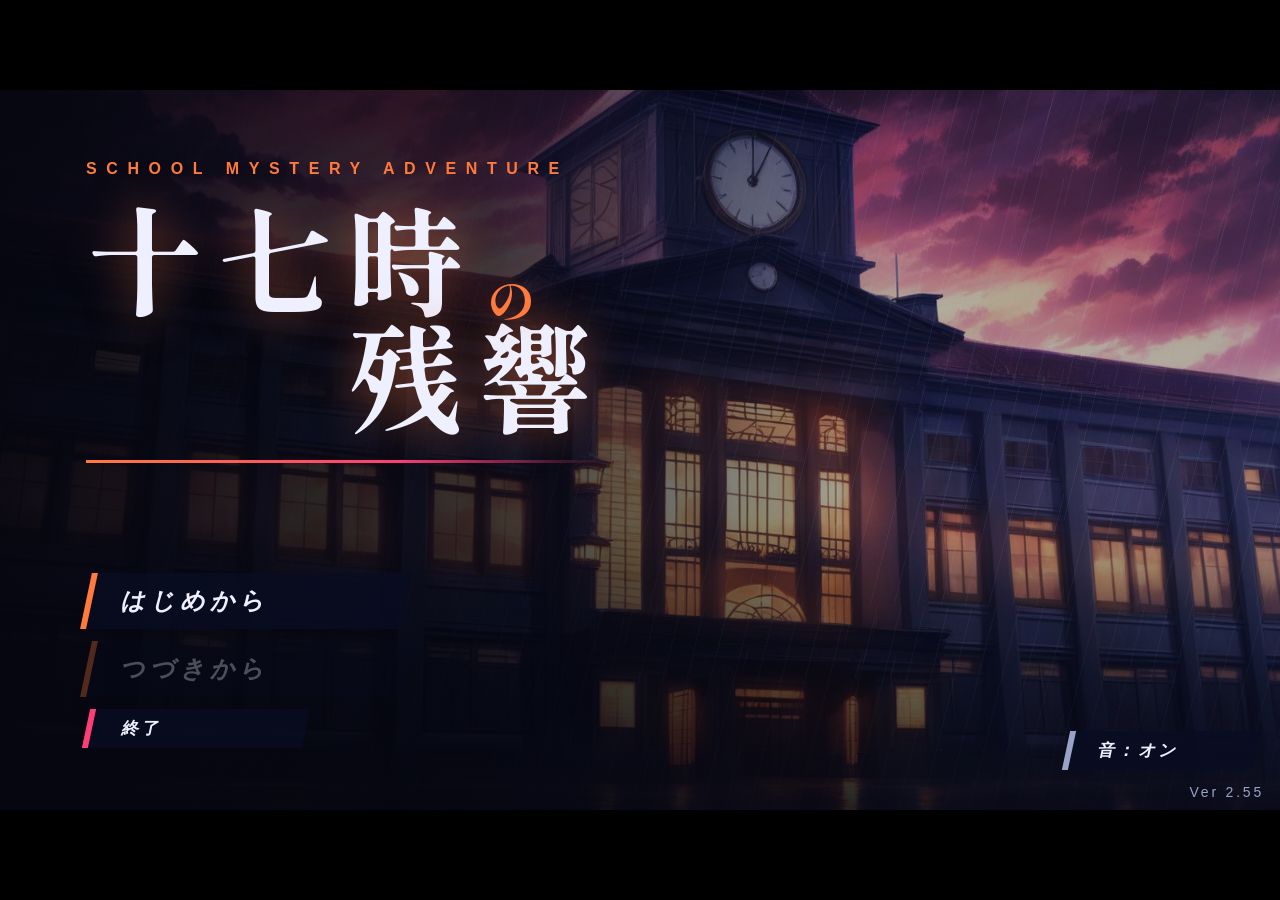
<file: zankyo/play/index.html>
<!DOCTYPE html>
<html lang="ja">
<head>
<meta charset="utf-8">
<meta name="viewport" content="width=device-width, initial-scale=1, maximum-scale=1, user-scalable=no, viewport-fit=cover">
<title>十七時の残響</title>
<link rel="manifest" href="manifest.webmanifest">
<meta name="theme-color" content="#05070f">
<link rel="icon" href="icons/icon-192.png">
<link rel="apple-touch-icon" href="icons/apple-touch-icon.png">
<meta name="apple-mobile-web-app-capable" content="yes">
<meta name="mobile-web-app-capable" content="yes">
<meta name="apple-mobile-web-app-status-bar-style" content="black-translucent">
<meta name="apple-mobile-web-app-title" content="十七時の残響">
<script>if('serviceWorker' in navigator&&location.protocol!=='file:')addEventListener('load',()=>navigator.serviceWorker.register('sw.js').catch(()=>{}));</script>
<link rel="preconnect" href="https://fonts.googleapis.com">
<link rel="preconnect" href="https://fonts.gstatic.com" crossorigin>
<link href="https://fonts.googleapis.com/css2?family=Dela+Gothic+One&family=Shippori+Mincho+B1:wght@500;700;800&family=Zen+Kaku+Gothic+New:wght@500;700;900&display=swap" rel="stylesheet">
<link rel="stylesheet" href="css/style.css?v=2.55a">
</head>
<body>
<div id="app">
  <!-- 舞台 -->
  <div id="stage">
    <div id="bgA" class="bg"></div>
    <div id="bgB" class="bg"></div>
    <div id="rain"></div>
    <div id="chars"></div>
    <div id="hs"></div>
    <div id="uv"></div>
    <div id="hsuv"></div>
    <div id="sprite"><img id="spriteImg" alt=""></div>
    <div id="cast"></div>
    <div id="vignette"></div>
  </div>

  <!-- 上の帯 -->
  <div id="hud" class="off">
    <div id="locPlate"><span id="locSub"></span><b id="locName"></b></div>
    <div id="clock"><b id="clockNow"></b><span id="clockLeft"></span></div>
    <div id="objective"><i>目的</i><span id="objText"></span></div>
    <div id="hudBtns">
      <button id="btnUV" class="hb uvb" title="ブラックライト"><i>UV</i><span>照らす</span></button>
      <button id="btnHint" class="hb" title="相棒に相談"><i>？</i><span>相棒</span></button>
      <button id="btnNote" class="hb" title="捜査メモ"><i>✎</i><span>メモ</span><em id="noteNew"></em></button>
      <button id="btnLog" class="hb" title="会話の記録"><i>≡</i><span>記録</span></button>
      <button id="btnSet" class="hb" title="設定"><i>⚙</i><span>設定</span></button>
    </div>
  </div>
  <div id="life"></div>

  <!-- 行動 -->
  <div id="actions" class="off">
    <button id="actGather" class="act gather"><b>みんなを集める</b><span>最後の推理へ</span></button>
    <button id="actTalk" class="act"><b>話す</b><span>TALK</span></button>
    <button id="actPresent" class="act"><b>つきつける</b><span>PRESENT</span></button>
    <button id="actMove" class="act"><b>移動する</b><span>MOVE</span></button>
  </div>
  <div id="idleTip" class="off"></div>

  <!-- 会話 -->
  <div id="dlg">
    <div id="namePlate"><span id="nameText"></span></div>
    <div id="dlgText"></div>
    <div id="dlgNext">▼</div>
    <div id="pickTip">気になる言葉を選べ</div>
    <div id="dlgTools">
      <button id="btnSkip">早送り</button>
      <button id="btnDlgLog">ログ</button>
      <button id="btnDlgSave">セーブ</button>
    </div>
  </div>
  <div id="menu"></div>
  <div id="choices"></div>

  <!-- 重ねる画面 -->
  <div id="mapOv" class="ov"></div>
  <div id="noteOv" class="ov"></div>
  <div id="pianoOv" class="ov"></div>
  <div id="docOv" class="ov"></div>
  <div id="accuseOv" class="ov"></div>
  <div id="logOv" class="ov"></div>
  <div id="setOv" class="ov"></div>
  <div id="nameOv" class="ov"></div>
  <div id="reconOv" class="ov"></div>
  <div id="fx"></div>
  <div id="flash"></div>
  <div id="toast"></div>
  <div id="saved"></div>

  <!-- タイトル -->
  <div id="title">
    <div id="titleBg"></div>
    <div id="titleRain"></div>
    <div id="titleBox">
      <div class="t-sub">SCHOOL MYSTERY ADVENTURE</div>
      <h1><span>十七時</span><i>の</i><span>残響</span></h1>
      <div class="t-line"></div>
      <div id="titleBtns">
        <button id="tNew">はじめから</button>
        <button id="tCont">つづきから</button>
        <button id="tEcho" hidden>もうひとつの十七時</button>
        <button id="tSound">音：オフ</button>
        <button id="tQuit">終了</button>
      </div>
      <div class="t-ver" id="tVer"></div>
    </div>
  </div>
  <div id="ending" class="ov"></div>
  <div id="quitOv"><p>ゲームを終了しました。<br>この画面（タブ）を閉じてください。</p><button id="quitBack">タイトルへもどる</button></div>
</div>
<script src="js/data.js?v=2.55a"></script>
<script src="js/script.js?v=2.55a"></script>
<script src="js/script_plus.js?v=2.55a"></script>
<script src="js/script_plus2.js?v=2.55a"></script>
<script src="js/script_plus3.js?v=2.55a"></script>
<script src="js/script_plus4.js?v=2.55a"></script>
<script src="js/script_plus5.js?v=2.55a"></script>
<script src="js/script_plus6.js?v=2.55a"></script>
<script src="js/waltz.js?v=2.55a"></script>
<script src="js/audio.js?v=2.55a"></script>
<script src="js/engine.js?v=2.55a"></script>
<!-- スマホのブラウザで開いたときだけ：ホーム画面に追加（アプリとして保存）の案内 -->
<style>
#pwaTip { position: fixed; right: calc(10px + env(safe-area-inset-right)); top: calc(10px + env(safe-area-inset-top)); z-index: 9999; display: none; align-items: center; gap: 10px; width: max-content; max-width: 46vw; padding: 10px 12px 10px 16px; background: rgba(11, 16, 40, .94); border: 1px solid #ff7a3c; color: #eef0ff; font: 500 13px/1.6 "Zen Kaku Gothic New", "Yu Gothic", sans-serif; box-shadow: 0 6px 24px rgba(0, 0, 0, .5); }
#pwaTip.on { display: flex; }
#pwaTip b { color: #ffd76a; }
#pwaTip button { flex: none; font: 900 13px "Zen Kaku Gothic New", sans-serif; border: 0; cursor: pointer; padding: 8px 14px; }
#pwaTip .ok { background: #ff7a3c; color: #05070f; }
#pwaTip .x { background: none; color: #8f97c2; padding: 8px 6px; font-size: 16px; }
/* 縦持ちのときはゲームが右へ90度回るので、案内も同じ向きに回して、ゲームの下の辺（画面の左）に出す */
@media (orientation: portrait) { #pwaTip { right: auto; left: calc(12px + env(safe-area-inset-left)); top: 53%; bottom: auto; transform-origin: 0 0; transform: rotate(90deg) translate(-50%, -100%); width: 46vh; max-width: 46vh; } }
</style>
<div id="pwaTip" role="note"><span id="pwaMsg"></span><button class="ok" id="pwaOk" hidden>保存する</button><button class="x" id="pwaX" aria-label="閉じる">×</button></div>
<script>
(() => {
  const ua = navigator.userAgent || "";
  const ios = /iPhone|iPod/.test(ua) || (/iPad|Macintosh/.test(ua) && navigator.maxTouchPoints > 1);
  const android = /Android/.test(ua);
  let app = false; try { app = matchMedia("(display-mode: standalone)").matches || matchMedia("(display-mode: fullscreen)").matches || navigator.standalone === true; } catch (e) {}
  if (!(ios || android) || app || window.ZankyoApp) return;
  let seen = 0; try { seen = +localStorage.getItem("zankyo-pwatip") || 0; } catch (e) {}
  if (seen >= 3) return;   // 3回閉じたら、もう出さない
  const tip = document.getElementById("pwaTip"), msg = document.getElementById("pwaMsg"), ok = document.getElementById("pwaOk");
  msg.innerHTML = ios ? "下の<b>共有ボタン</b>から<b>「ホーム画面に追加」</b>で、アプリとして全画面で遊べます"
                      : "右上の<b>︙</b>から<b>「ホーム画面に追加」</b>で、アプリとして全画面で遊べます";
  let ask = null;
  addEventListener("beforeinstallprompt", ev => { ev.preventDefault(); ask = ev; msg.innerHTML = "ホーム画面に保存すると、<b>アプリとして全画面で</b>遊べます"; ok.hidden = false; });
  ok.addEventListener("click", async () => { if (!ask) return; ask.prompt(); try { await ask.userChoice; } catch (e) {} ask = null; tip.classList.remove("on"); });
  document.getElementById("pwaX").addEventListener("click", () => { tip.classList.remove("on"); try { localStorage.setItem("zankyo-pwatip", seen + 1); } catch (e) {} });
  addEventListener("appinstalled", () => tip.classList.remove("on"));
  setTimeout(() => tip.classList.add("on"), 1200);
  // タイトルの画面のボタン（はじめから・つづきから）を押して遊び始めたら、しまう
  document.addEventListener("click", ev => { const b = ev.target.closest && ev.target.closest("button"); if (b && !tip.contains(b)) tip.classList.remove("on"); }, true);
})();
</script>
</body>
</html>
</file>
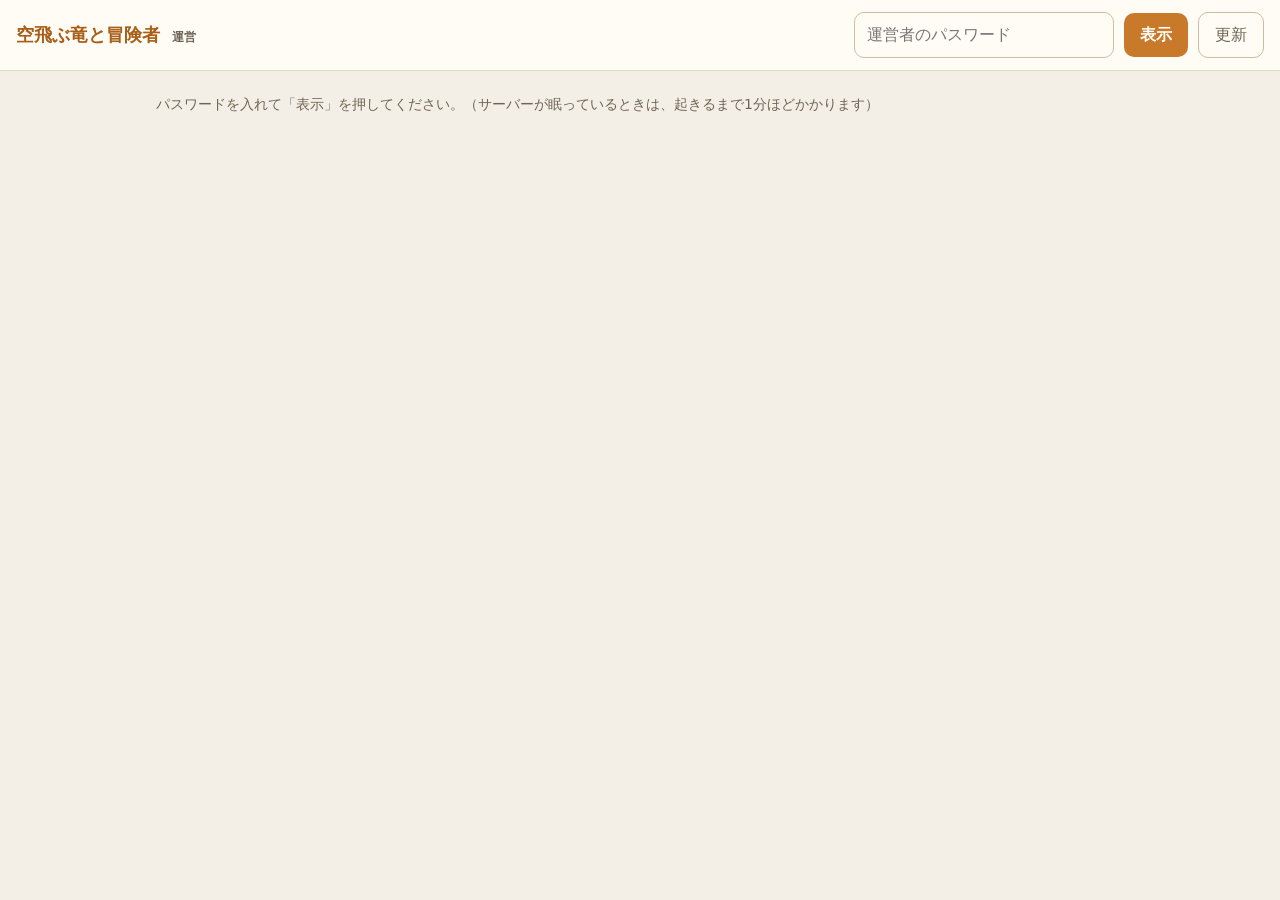
<file: dragon/admin.html>
<!doctype html>
<html lang="ja">
<head>
<meta charset="utf-8">
<meta name="viewport" content="width=device-width,initial-scale=1">
<meta name="robots" content="noindex,nofollow">
<title>空飛ぶ竜と冒険者 運営</title>
<!-- 運営用の管理画面。紹介ページ（legendcog.com/dragon/）のアクセス数と、体験版のダウンロード数を見る。
     数は SIDERA VEIL のサーバー（sideraveil.onrender.com の /api/admin/site。server/sitestats.py）が持つ。
     パスワードはそのサーバーの環境変数 ADMIN_TOKEN。この端末のタブを閉じるまで sessionStorage に覚える。
     GitHub のリリースでのダウンロード数は、GitHub が公開している数をそのまま読む -->
<style>
  :root{
    --bg:#f4efe6;--panel:#fffcf6;--panel-2:#f5eee0;--line:#e3d8c2;--line-2:#cdbd9c;
    --text:#2f2a22;--sub:#6e6555;--faint:#a0957f;
    --ember:#c9792a;--ember-d:#a85f18;--sky:#3f8fb0;--warn:#d9573f;--rad:14px;
  }
  @media (prefers-color-scheme: dark){:root:not([data-theme="light"]){
    --bg:#0b0a0f;--panel:#131118;--panel-2:#1b1823;--line:#2b2733;--line-2:#3d3846;--text:#efe9df;--sub:#a79f91;--faint:#6f685d;--ember:#e8a24c;--ember-d:#f5cf96;--sky:#8fd0ea}}
  *{box-sizing:border-box}
  body{margin:0;background:var(--bg);color:var(--text);line-height:1.65;font-family:system-ui,-apple-system,"Hiragino Sans","Yu Gothic UI",sans-serif;-webkit-font-smoothing:antialiased}
  input,button{font:inherit}
  input{background:var(--panel);color:var(--text);border:1px solid var(--line-2);border-radius:10px;padding:9px 12px}
  input:focus{outline:none;border-color:var(--ember);box-shadow:0 0 0 3px rgba(201,121,42,.2)}
  button{background:var(--ember);color:#fff;border:0;border-radius:10px;padding:9px 16px;font-weight:600;cursor:pointer}
  button:hover{filter:brightness(1.06)}
  button.sub{background:transparent;color:var(--sub);border:1px solid var(--line-2);font-weight:500}
  header{position:sticky;top:0;z-index:5;display:flex;flex-wrap:wrap;gap:10px;align-items:center;padding:12px 16px;background:var(--panel);border-bottom:1px solid var(--line)}
  header h1{margin:0 auto 0 0;font-size:18px;color:var(--ember-d)}
  header h1 small{font-size:12px;color:var(--sub);margin-left:6px}
  header input{width:min(260px,60vw)}
  main{max-width:1000px;margin:0 auto;padding:16px}
  .msg{color:var(--sub);font-size:14px;margin:6px 0}
  .msg.err{color:var(--warn)}
  .tabs{display:flex;gap:6px;flex-wrap:wrap;margin:6px 0 14px}
  .tabs button{background:var(--panel);color:var(--sub);border:1px solid var(--line-2)}
  .tabs button.on{background:var(--ember);color:#fff;border-color:var(--ember)}
  .card{background:var(--panel);border:1px solid var(--line);border-radius:var(--rad);padding:14px 16px;margin:0 0 12px}
  h2{font-size:16px;margin:0 0 8px}
  .stats{display:grid;grid-template-columns:repeat(auto-fill,minmax(150px,1fr));gap:10px}
  .stat{background:var(--panel-2);border-radius:12px;padding:10px 12px}
  .stat b{display:block;font-size:24px;color:var(--ember-d);font-variant-numeric:tabular-nums}
  .stat.gh b{color:var(--sky)}
  .stat span{font-size:12px;color:var(--sub)}
  table{width:100%;border-collapse:collapse;font-size:14px;font-variant-numeric:tabular-nums}
  th,td{text-align:left;padding:7px 8px;border-bottom:1px solid var(--line);vertical-align:top}
  th{font-size:12px;color:var(--sub);font-weight:600}
  td.num,th.num{text-align:right}
  tr.today td{color:var(--ember-d);font-weight:600}
  td.zero{color:var(--faint)}
  .mono{font-family:ui-monospace,Consolas,monospace;font-size:13px}
  .scroll{overflow-x:auto}
  [hidden]{display:none!important}
</style>
</head>
<body>
<header>
  <h1>空飛ぶ竜と冒険者 <small>運営</small></h1>
  <input id="token" type="password" placeholder="運営者のパスワード" autocomplete="current-password">
  <button id="login">表示</button>
  <button id="reload" class="sub">更新</button>
</header>
<main>
  <p class="msg" id="status">パスワードを入れて「表示」を押してください。（サーバーが眠っているときは、起きるまで1分ほどかかります）</p>
  <div class="tabs" id="tabs" hidden>
    <button data-t="stats" class="on">状況</button><button data-t="days">日ごと</button><button data-t="files">体験版</button>
  </div>

  <section class="pane" id="pane-stats" hidden>
    <div class="card"><h2>これまでの合計</h2><div class="stats" id="statTotal"></div></div>
    <div class="card"><h2>今日（日本時間）</h2><div class="stats" id="statToday"></div></div>
    <div class="card"><h2>この7日間</h2><div class="stats" id="statWeek"></div>
      <p class="msg">「表示された回数」は紹介ページが開かれた回数、「訪れた人」は同じ人を1日1回として数えた人数です。「体験版ボタン」は紹介ページのボタンが押された回数、「GitHub でのダウンロード」は実際にファイルが送られた回数です（途中でやめた分や、ほかの場所に貼られたリンクからの分も入ります）。</p>
      <p class="msg">自分の端末を数えないようにするには、その端末で一度、次のアドレスを開いてください（戻すときは最後を 0 にします）。<br><span class="mono">https://legendcog.com/dragon/?nocount=1</span></p>
    </div>
  </section>

  <section class="pane" id="pane-days" hidden>
    <div class="card">
      <h2>日ごと（日本時間・新しい順）</h2>
      <div class="scroll"><table><thead><tr><th>日付</th><th class="num">表示された回数</th><th class="num">訪れた人</th><th class="num">体験版ボタン</th></tr></thead><tbody id="dayList"></tbody></table></div>
    </div>
  </section>

  <section class="pane" id="pane-files" hidden>
    <div class="card">
      <h2>体験版の版ごとのダウンロード数（GitHub）</h2>
      <p class="msg" id="fmsg" style="margin-top:0"></p>
      <div class="scroll"><table><thead><tr><th>ファイル</th><th>リリース</th><th>公開日</th><th class="num">ダウンロード</th></tr></thead><tbody id="fileList"></tbody></table></div>
    </div>
  </section>
</main>
<script>
(() => {
  const $ = s => document.querySelector(s);
  const KEY = 'dragon-admin';
  const API = (() => { try { return localStorage.getItem('dragon-stats-api') || 'https://sideraveil.onrender.com'; } catch (e) { return 'https://sideraveil.onrender.com'; } })();
  const REPO = 'legendcog/legendcog.github.io';        // 体験版を置いている GitHub のリポジトリ（リリース）
  const IS_TRIAL = a => /trial/i.test(a.name);         // 体験版のファイルだけ数える
  let token = '', tab = 'stats', data = null, gh = null;
  try { token = sessionStorage.getItem(KEY) || ''; } catch (e) {}
  $('#token').value = token;
  const num = n => Number(n || 0).toLocaleString('ja-JP');
  const el = (tag, attrs = {}, ...kids) => { const e = document.createElement(tag); for (const k in attrs) { if (k === 'text') e.textContent = attrs[k]; else e.setAttribute(k, attrs[k]); } kids.flat().forEach(k => k != null && e.append(k)); return e; };
  const status = (t, err) => { $('#status').textContent = t; $('#status').className = 'msg' + (err ? ' err' : ''); };

  // ---- サーバーから数を読む（眠っていれば起きるまで、何度か読み直す） ----
  async function api() {
    const t0 = Date.now();
    for (;;) {
      try {
        const r = await fetch(`${API}/api/admin/site?page=dragon`, { cache: 'no-store', headers: { 'X-Admin': token } });
        const j = await r.json().catch(() => null);
        if (j) return j;
        if (r.status < 500) return { ok: false, err: '表示できませんでした' };
      } catch (e) { /* 眠っている・つながらない */ }
      if (Date.now() - t0 > 90000) return { ok: false, err: 'つながりませんでした' };
      status(`サーバーを起こしています…（${Math.round((Date.now() - t0) / 1000)}秒）`);
      await new Promise(s => setTimeout(s, 2500));
    }
  }
  async function github() {
    try {
      const r = await fetch(`https://api.github.com/repos/${REPO}/releases?per_page=100`, { cache: 'no-store' });
      if (!r.ok) throw new Error(r.status);
      const items = [];
      for (const rel of await r.json()) for (const a of (rel.assets || []).filter(IS_TRIAL)) items.push({ name: a.name, tag: rel.tag_name, at: (rel.published_at || '').slice(0, 10), n: a.download_count });
      return { ok: true, items, total: items.reduce((s, i) => s + i.n, 0) };
    } catch (e) { return { ok: false }; }
  }

  // ---- ログイン ----
  async function login() {
    token = $('#token').value.trim(); if (!token) { status('パスワードを入れてください', true); return; }
    status('つないでいます…');
    const [j, g] = await Promise.all([api(), github()]);
    if (!j.ok) { status(j.err || '表示できませんでした', true); $('#tabs').hidden = true; document.querySelectorAll('.pane').forEach(p => p.hidden = true); return; }
    try { sessionStorage.setItem(KEY, token); } catch (e) {}
    data = j; gh = g;
    const d = new Date(), p = n => String(n).padStart(2, '0');
    status(`表示しました（${d.getFullYear()}/${p(d.getMonth() + 1)}/${p(d.getDate())} ${p(d.getHours())}:${p(d.getMinutes())} 時点）`);
    $('#tabs').hidden = false; render(); show(tab);
  }
  function show(t) {
    tab = t; document.querySelectorAll('#tabs button').forEach(b => b.classList.toggle('on', b.dataset.t === t));
    document.querySelectorAll('.pane').forEach(p => p.hidden = p.id !== 'pane-' + t);
  }
  document.querySelectorAll('#tabs button').forEach(b => b.onclick = () => show(b.dataset.t));
  $('#login').onclick = login; $('#token').onkeydown = e => { if (e.key === 'Enter') login(); };
  $('#reload').onclick = login;

  // ---- 表示 ----
  function grid(box, rows) {
    box.innerHTML = '';
    for (const [v, l, cls] of rows) box.append(el('div', { class: 'stat' + (cls ? ' ' + cls : '') }, el('b', { text: v }), el('span', { text: l })));
  }
  function render() {
    const t = data.total, days = data.days, today = days.find(d => d.day === data.today) || { view: 0, visit: 0, dl: 0 };
    const since = new Date(Date.parse(data.today + 'T00:00:00+09:00') - 6 * 86400000 + 9 * 3600000).toISOString().slice(0, 10);
    const week = days.filter(d => d.day >= since).reduce((s, d) => ({ view: s.view + d.view, visit: s.visit + d.visit, dl: s.dl + d.dl }), { view: 0, visit: 0, dl: 0 });
    grid($('#statTotal'), [[num(t.view), '表示された回数'], [num(t.visit), '訪れた人'], [num(t.dl), '体験版ボタン'], [gh.ok ? num(gh.total) : '—', gh.ok ? 'GitHub でのダウンロード' : 'GitHub から読めませんでした', 'gh']]);
    grid($('#statToday'), [[num(today.view), '表示された回数'], [num(today.visit), '訪れた人'], [num(today.dl), '体験版ボタン']]);
    grid($('#statWeek'), [[num(week.view), '表示された回数'], [num(week.visit), '訪れた人'], [num(week.dl), '体験版ボタン']]);

    const dl = $('#dayList'); dl.innerHTML = '';
    if (!days.length) dl.append(el('tr', {}, el('td', { colspan: 4, class: 'msg', text: 'まだ記録がありません' })));
    for (const d of days.slice(0, 180)) dl.append(el('tr', d.day === data.today ? { class: 'today' } : {},
      el('td', { text: d.day + (d.day === data.today ? '（今日）' : '') }),
      ...['view', 'visit', 'dl'].map(k => el('td', { class: 'num' + (d[k] ? '' : ' zero'), text: num(d[k]) }))));

    const fl = $('#fileList'); fl.innerHTML = '';
    $('#fmsg').textContent = gh.ok ? `合計 ${num(gh.total)} 回` : 'GitHub から読めませんでした。少し待ってから「更新」を押してください。';
    if (gh.ok && !gh.items.length) fl.append(el('tr', {}, el('td', { colspan: 4, class: 'msg', text: 'まだリリースに体験版がありません' })));
    if (gh.ok) for (const f of gh.items) fl.append(el('tr', {}, el('td', { class: 'mono', text: f.name }), el('td', { class: 'mono', text: f.tag }), el('td', { text: f.at }), el('td', { class: 'num', text: num(f.n) })));
  }

  if (token) login();
})();
</script>
</body>
</html>
</file>
<file: zankyo/play/css/style.css>
/* 『十七時の残響』 画面。舞台は 1280x720 で作り、窓に合わせて拡大縮小する。 */
:root {
  --ink: #070a17; --navy: #0d1330; --navy2: #17204a; --line: #2b3670;
  --dusk: #ff7a3c; --rose: #ff3d77; --cyan: #37e6d2; --gold: #ffd76a; --uv: #8a4dff; --glow: #5dff8f;
  --text: #eef0ff; --dim: #9aa2c8;
  --ui: "Zen Kaku Gothic New", "Yu Gothic UI", "Meiryo", sans-serif;
  --serif: "Shippori Mincho B1", "Yu Mincho", "Hiragino Mincho ProN", serif;
  --impact: "Dela Gothic One", "Zen Kaku Gothic New", "Yu Gothic UI", sans-serif;
}
* { box-sizing: border-box; margin: 0; padding: 0; }
html, body { width: 100%; height: 100%; background: #000; overflow: hidden; }
body { touch-action: manipulation; -webkit-tap-highlight-color: transparent; overscroll-behavior: none; font-family: var(--ui); color: var(--text); user-select: none; -webkit-user-select: none; }
button { font-family: inherit; color: inherit; border: 0; background: none; cursor: pointer; }
#app { position: absolute; left: 50%; top: 50%; width: 1280px; height: 720px; transform-origin: 0 0; overflow: hidden; overflow: clip; background: var(--ink); }

/* ---------------------------------------------------------------- 舞台 */
#stage { position: absolute; inset: 0; overflow: hidden; overflow: clip; }
.bg { position: absolute; inset: 0; background-size: cover; background-position: center; opacity: 0; transition: opacity .6s ease; }
.bg.on { opacity: 1; }
#stage.scene .bg { filter: brightness(.72) saturate(.9); transition: opacity .6s ease, filter .4s; }
#rain { position: absolute; inset: -20%; pointer-events: none; opacity: .0; transition: opacity 1s;
  background-image: repeating-linear-gradient(104deg, transparent 0 9px, rgba(190, 210, 255, .10) 9px 10px, transparent 10px 23px);
  background-size: 220px 220px; animation: rain .45s linear infinite; }
#rain.on { opacity: .55; }
@keyframes rain { to { background-position: -60px 220px; } }
#vignette { position: absolute; inset: 0; pointer-events: none; background: radial-gradient(ellipse at 50% 42%, transparent 48%, rgba(4, 6, 18, .72) 100%); }

#chars { position: absolute; inset: 0; pointer-events: none; transition: opacity .3s; }
#stage.scene #chars, #stage.scene #hs, #stage.scene #hsuv { opacity: 0; pointer-events: none; }
.lchar { position: absolute; pointer-events: auto; cursor: pointer;
  filter: drop-shadow(0 0 18px rgba(0, 0, 0, .55)) brightness(.9); transition: filter .2s, transform .2s; animation: charIn .5s ease both; }
.lchar:hover { filter: drop-shadow(0 0 20px rgba(255, 160, 80, .55)) brightness(1.05); transform: translateY(-6px); }
.lchar-tag { position: absolute; bottom: 118px; transform: translateX(-50%) skewX(-10deg); background: var(--ink); border-left: 5px solid var(--c, var(--dusk));
  padding: 4px 16px 5px 12px; font-weight: 900; font-size: 19px; letter-spacing: .08em; pointer-events: none; white-space: nowrap; box-shadow: 4px 4px 0 rgba(0, 0, 0, .4); }
.lchar-tag i { font-style: normal; display: inline-block; margin-left: 8px; background: var(--rose); color: #fff; font-size: 13px; padding: 1px 6px; vertical-align: 2px; animation: blink 1.1s infinite; }
@keyframes charIn { from { opacity: 0; transform: translateY(18px); } }

#sprite { position: absolute; inset: 0; pointer-events: none; opacity: 0; transition: opacity .22s; }
#sprite.on { opacity: 1; }
#sprite img { position: absolute; left: 50%; filter: drop-shadow(0 6px 26px rgba(0, 0, 0, .6)); }
#sprite.pop img { animation: pop .28s ease; }
#sprite.enter img { animation: enter .3s ease; }
#sprite.dim img { filter: drop-shadow(0 6px 26px rgba(0, 0, 0, .6)) brightness(.62) saturate(.8); }
@keyframes pop { 30% { transform: translateY(-12px); } }
@keyframes enter { from { opacity: 0; transform: translateX(26px); } }

/* 調べられる場所 */
#hs, #hsuv { position: absolute; inset: 0; transition: opacity .3s; }
#hsuv { pointer-events: none; }
.hs { position: absolute; cursor: pointer; pointer-events: auto; }
/* 調べられる場所の印。夕焼けの背景でも沈まないよう、水色の枠に濃い地と黒いふちを付ける */
.hs::before { content: ""; position: absolute; left: 50%; top: 50%; width: 32px; height: 32px; margin: -16px; transform: rotate(45deg);
  border: 3px solid var(--cyan); background: rgba(5, 8, 22, .72); box-shadow: 0 0 0 3px rgba(5, 8, 22, .85), 0 0 18px 4px rgba(55, 230, 210, .9), inset 0 0 10px rgba(55, 230, 210, .55); animation: hsPulse 1.6s ease-in-out infinite; }
.hs::after { content: ""; position: absolute; left: 50%; top: 50%; width: 10px; height: 10px; margin: -5px; transform: rotate(45deg); background: #fff; box-shadow: 0 0 10px #fff; }
.hs.seen::before { width: 26px; height: 26px; margin: -13px; border-width: 2px; border-color: rgba(200, 208, 240, .85); background: rgba(5, 8, 22, .55); box-shadow: 0 0 0 2px rgba(5, 8, 22, .7); animation: none; }
.hs.seen::after { width: 8px; height: 8px; margin: -4px; background: rgba(200, 208, 240, .85); box-shadow: none; }
.hs:hover::before { transform: rotate(45deg) scale(1.35); border-color: #fff; }
.hs span { position: absolute; left: 50%; top: calc(50% + 26px); transform: translateX(-50%) skewX(-10deg); white-space: nowrap; background: var(--ink); border-bottom: 3px solid var(--cyan);
  padding: 3px 12px; font-size: 17px; font-weight: 700; letter-spacing: .06em; opacity: 0; transition: opacity .15s; pointer-events: none; z-index: 3; }
.hs:hover span { opacity: 1; }
.hs.seen span { border-color: var(--dim); }
@keyframes hsPulse { 50% { box-shadow: 0 0 0 3px rgba(5, 8, 22, .85), 0 0 30px 8px rgba(55, 230, 210, 1), inset 0 0 10px rgba(55, 230, 210, .55); transform: rotate(45deg) scale(1.16); } }

/* ブラックライト */
#uv { position: absolute; inset: 0; pointer-events: none; opacity: 0; transition: opacity .4s;
  background: radial-gradient(circle 250px at var(--mx, 50%) var(--my, 50%), rgba(150, 90, 255, .12) 0, rgba(60, 20, 150, .5) 60%, rgba(12, 4, 44, .93) 100%); mix-blend-mode: multiply; }
#stage.uvon #uv { opacity: 1; }
#stage.uvon #hs { opacity: 0; pointer-events: none; }
#stage.uvon .bg { filter: saturate(.5) hue-rotate(20deg); }
.hs.uvh::before { width: 90%; height: 90%; left: 5%; top: 5%; margin: 0; transform: none; border: 0; border-radius: 50%;
  background: radial-gradient(ellipse, rgba(120, 255, 150, .95) 0, rgba(80, 255, 130, .5) 35%, transparent 70%); box-shadow: none; filter: blur(5px); animation: uvGlow 1.4s ease-in-out infinite; }
.hs.uvh::after { display: none; }
.hs.uvh span { border-color: var(--glow); }
@keyframes uvGlow { 50% { opacity: .55; transform: scale(1.08); } }

/* ---------------------------------------------------------------- 上の帯 */
#hud { position: absolute; left: 0; top: 0; right: 0; height: 84px; pointer-events: none; transition: opacity .3s, transform .3s; z-index: 10; }
#hud.off { opacity: 0; transform: translateY(-20px); }
#hud > * { pointer-events: auto; }
#locPlate { position: absolute; left: -18px; top: 16px; padding: 8px 36px 9px 40px; transform: skewX(-14deg); background: linear-gradient(90deg, var(--ink) 70%, rgba(7, 10, 23, .82));
  border-right: 6px solid var(--dusk); box-shadow: 6px 6px 0 rgba(255, 122, 60, .25); }
#locPlate > * { display: block; transform: skewX(14deg); }
#locSub { font-size: 14px; letter-spacing: .28em; color: var(--dusk); font-weight: 700; }
#locName { font-size: 27px; font-weight: 900; letter-spacing: .08em; line-height: 1.15; }
#objective { position: absolute; left: 50%; top: 18px; transform: translateX(-50%); display: flex; align-items: center; gap: 12px; max-width: 520px;
  background: rgba(7, 10, 23, .78); border: 1px solid var(--line); border-left: 0; padding: 7px 20px 7px 0; font-size: 17px; font-weight: 700; backdrop-filter: blur(4px); }
#objective i { font-style: normal; background: var(--dusk); color: var(--ink); padding: 7px 12px; margin: -7px 0; font-weight: 900; font-size: 15px; letter-spacing: .2em; }
#objective.flash { animation: objFlash .9s ease; }
@keyframes objFlash { 0% { box-shadow: 0 0 0 0 rgba(255, 122, 60, .9); } 100% { box-shadow: 0 0 0 26px rgba(255, 122, 60, 0); } }
#hudBtns { position: absolute; right: 14px; top: 12px; display: flex; gap: 8px; }
.hb { position: relative; width: 62px; height: 58px; background: rgba(7, 10, 23, .82); border: 1px solid var(--line); transform: skewX(-10deg); transition: .15s; backdrop-filter: blur(4px); }
.hb > * { display: block; transform: skewX(10deg); }
.hb i { font-style: normal; font-size: 22px; font-weight: 900; line-height: 1.1; }
.hb span { font-size: 13px; letter-spacing: .12em; color: var(--dim); font-weight: 700; }
.hb:hover { background: var(--dusk); border-color: var(--dusk); color: var(--ink); transform: skewX(-10deg) translateY(-3px); }
.hb:hover span { color: var(--ink); }
.hb em { position: absolute; right: -6px; top: -6px; min-width: 20px; height: 20px; border-radius: 10px; background: var(--rose); font-style: normal; font-size: 14px; font-weight: 900; line-height: 20px; display: none; }
.hb em.on { display: block; animation: blink 1.1s infinite; }
.uvb { display: none; border-color: var(--uv); }
.uvb.have { display: block; }
.uvb i { color: #c7a8ff; font-family: var(--impact); font-size: 19px; }
.uvb.on { background: var(--uv); box-shadow: 0 0 22px var(--uv); }
.uvb.on i, .uvb.on span { color: #fff; }
@keyframes blink { 50% { opacity: .35; } }

#life { position: absolute; left: 50%; top: 66px; transform: translateX(-50%); display: none; gap: 8px; z-index: 11; align-items: center; }
#life.on { display: flex; }
#life b { font-size: 14px; letter-spacing: .3em; color: var(--dim); margin-right: 6px; }
#life i { width: 30px; height: 12px; transform: skewX(-24deg); background: var(--cyan); box-shadow: 0 0 10px var(--cyan); transition: .3s; }
#life i.lost { background: #2a3055; box-shadow: none; }
#life.hit { animation: shake .4s; }

/* ---------------------------------------------------------------- 行動 */
#actions { position: absolute; right: 26px; bottom: 26px; display: flex; gap: 14px; align-items: flex-end; z-index: 11; transition: opacity .25s, transform .25s; }
#actions.off { opacity: 0; transform: translateY(30px); pointer-events: none; }
.act { position: relative; min-width: 168px; padding: 14px 30px 12px; transform: skewX(-12deg); background: linear-gradient(180deg, #1b2452, #0c1130); border: 2px solid var(--line); border-bottom: 5px solid var(--dusk);
  box-shadow: 6px 6px 0 rgba(0, 0, 0, .45); transition: .14s; text-align: left; }
.act > * { display: block; transform: skewX(12deg); }
.act b { font-size: 27px; font-weight: 900; letter-spacing: .1em; }
.act span { font-size: 13px; letter-spacing: .34em; color: var(--dusk); font-weight: 700; }
.act:hover { background: var(--dusk); border-color: #ffc09b; color: var(--ink); transform: skewX(-12deg) translate(-3px, -5px); box-shadow: 10px 11px 0 rgba(0, 0, 0, .45); }
.act:hover span { color: var(--ink); }
.act:disabled { opacity: .32; pointer-events: none; }
.act.gather { display: none; background: linear-gradient(180deg, #ff4d7f, #b3123f); border-color: #ff9bb6; border-bottom-color: #fff; animation: gather 1.4s ease-in-out infinite; }
.act.gather.on { display: block; }
.act.gather span { color: #fff; }
@keyframes gather { 50% { box-shadow: 6px 6px 0 rgba(0, 0, 0, .45), 0 0 34px rgba(255, 61, 119, .9); } }
#idleTip { position: absolute; left: 26px; bottom: 30px; font-size: 16px; color: var(--dim); letter-spacing: .08em; z-index: 11; text-shadow: 0 2px 6px #000; transition: opacity .3s; }
#idleTip.off { opacity: 0; }
#idleTip b { color: var(--cyan); }

/* ---------------------------------------------------------------- 会話 */
#dlg { position: absolute; left: 0; right: 0; bottom: 0; height: 214px; z-index: 12; opacity: 0; transform: translateY(30px); pointer-events: none; transition: opacity .2s, transform .2s;
  background: linear-gradient(180deg, transparent 0, rgba(7, 10, 23, .9) 22%, rgba(7, 10, 23, .97) 100%); }
#dlg.on { opacity: 1; transform: none; pointer-events: auto; cursor: pointer; }
#dlg::before { content: ""; position: absolute; left: 0; right: 0; top: 46px; height: 3px; background: linear-gradient(90deg, var(--c, var(--dusk)) 0, var(--c, var(--dusk)) 36%, transparent 78%); }
#dlg::after { content: ""; position: absolute; right: 0; top: 49px; bottom: 0; width: 320px; pointer-events: none; opacity: .22;
  background-image: radial-gradient(circle, var(--c, var(--dusk)) 1.6px, transparent 2px); background-size: 12px 12px; mask-image: linear-gradient(90deg, transparent, #000); -webkit-mask-image: linear-gradient(90deg, transparent, #000); }
#namePlate { position: absolute; left: 150px; top: 12px; min-width: 210px; padding: 6px 30px 7px; transform: skewX(-14deg); background: var(--c, var(--dusk)); color: var(--ink); box-shadow: 5px 5px 0 rgba(0, 0, 0, .5); transition: background .2s; }
#namePlate span { display: block; transform: skewX(14deg); font-size: 24px; font-weight: 900; letter-spacing: .12em; text-align: center; }
#namePlate.none { display: none; }
#dlgText { position: absolute; left: 172px; right: 172px; top: 68px; font-size: 32px; line-height: 1.42; font-weight: 700; letter-spacing: .04em; text-shadow: 0 2px 4px rgba(0, 0, 0, .8); }
#dlgText.narr { font-family: var(--serif); font-weight: 700; color: #d9def5; text-align: center; top: 76px; }
#dlgText.mono { color: #b9c6ff; }
#dlgText .c { opacity: 0; }
#dlgText .c.on { opacity: 1; }
#dlgText .kw { color: var(--gold); text-shadow: 0 0 12px rgba(255, 215, 106, .65), 0 2px 4px rgba(0, 0, 0, .8); }
#dlgText .kw.on { animation: kwIn .5s ease; }
@keyframes kwIn { 0% { transform: scale(1.7); filter: brightness(3); } }
#dlgText .kw { display: inline-block; }
.pick { display: inline; border-bottom: 3px dotted var(--cyan); color: #c9fff8; cursor: pointer; padding: 0 2px; transition: .15s; }
.pick.live { animation: pickGlow 1.2s ease-in-out infinite; }
.pick.live:hover { background: var(--cyan); color: var(--ink); text-shadow: none; }
.pick.done { border-bottom-style: solid; border-color: var(--dim); color: var(--dim); animation: none; }
@keyframes pickGlow { 50% { text-shadow: 0 0 14px var(--cyan); } }
#pickTip { position: absolute; left: 50%; top: -34px; transform: translateX(-50%) skewX(-12deg); background: var(--cyan); color: var(--ink); font-weight: 900; font-size: 19px; letter-spacing: .2em; padding: 5px 26px; display: none; box-shadow: 5px 5px 0 rgba(0, 0, 0, .5); }
#pickTip.on { display: block; animation: tipIn .3s ease, blinkSoft 1.4s 0.3s infinite; }
@keyframes tipIn { from { opacity: 0; transform: translateX(-50%) skewX(-12deg) translateY(10px); } }
@keyframes blinkSoft { 50% { opacity: .7; } }
#dlgNext { position: absolute; right: 150px; bottom: 22px; color: var(--c, var(--dusk)); font-size: 20px; opacity: 0; }
#dlgNext.on { opacity: 1; animation: nextBob .7s ease-in-out infinite; }
@keyframes nextBob { 50% { transform: translateY(6px); } }
#dlgTools { position: absolute; right: 20px; top: 46px; display: flex; flex-direction: column; gap: 6px; }
#dlgTools button { font-size: 16px; letter-spacing: .14em; font-weight: 700; color: var(--dim); border: 1px solid var(--line); padding: 8px 14px; background: rgba(13, 19, 48, .8); }
#dlgTools button:hover, #dlgTools button.on { color: var(--ink); background: var(--gold); border-color: var(--gold); }

/* 話題の一覧 */
#menu { position: absolute; right: 40px; top: 110px; width: 400px; z-index: 13; display: none; flex-direction: column; gap: 9px; }
#menu.on { display: flex; }
/* 話題が多いとき：字と間を詰める（10〜13個）／2列にする（14個から）。いちばん下の「つきつける」「話を終える」が画面の外へ出ないように */
#menu.wide { top: auto; bottom: 24px; left: 44px; right: 44px; width: auto; display: none; grid-template-columns: 1fr 1fr 1fr; gap: 9px 16px; }
#menu.wide.on { display: grid; }
#menu.wide .m-h { grid-column: 1 / -1; }
#menu.wide .mi { padding: 15px 16px 15px 22px; font-size: 19px; letter-spacing: .02em; }
#menu.wide .mi.new { padding-right: 62px; }
#menu.wide .mi > span { white-space: nowrap; overflow: hidden; text-overflow: ellipsis; }
#menu.wide .mi.back { font-size: 19px; }
#menu.wide.tight { gap: 7px 14px; }
#menu.wide.tight .mi { padding: 11px 16px 11px 22px; }
#menu.nofx .mi { transition: none !important; }
#menu .m-h { font-size: 15px; letter-spacing: .3em; color: var(--dim); font-weight: 700; padding-left: 8px; margin-bottom: 2px; text-shadow: 0 2px 4px #000; }
#menu .m-h b { color: var(--c, var(--dusk)); font-size: 22px; letter-spacing: .1em; margin-right: 10px; }
.mi { position: relative; text-align: left; padding: 11px 22px 11px 26px; font-size: 22px; font-weight: 700; letter-spacing: .05em; background: rgba(9, 13, 34, .93); border-left: 5px solid var(--line); transform: skewX(-10deg);
  box-shadow: 5px 5px 0 rgba(0, 0, 0, .4); transition: .12s; animation: miIn .25s ease both; }
.mi > span { display: block; transform: skewX(10deg); }
.mi:hover { background: var(--text); color: var(--ink); border-left-color: var(--dusk); transform: skewX(-10deg) translateX(-10px); }
.mi.new { border-left-color: var(--gold); }
.mi.new::after { content: "NEW"; position: absolute; right: 12px; top: 50%; margin-top: -10px; font-size: 13px; font-weight: 900; letter-spacing: .1em; background: var(--gold); color: var(--ink); padding: 2px 7px; }
.mi.read { color: var(--dim); }
.mi.sp { border-left-color: var(--rose); background: rgba(60, 10, 34, .93); }
.mi.back { border-left-color: var(--dim); color: var(--dim); font-size: 19px; }
@keyframes miIn { from { opacity: 0; transform: skewX(-10deg) translateX(40px); } }

#choices { position: absolute; inset: 0; z-index: 14; display: none; flex-direction: column; align-items: center; justify-content: center; gap: 16px; background: rgba(4, 6, 18, .55); padding-bottom: 120px; }
#choices.on { display: flex; }
#choices .q { font-family: var(--serif); font-size: 30px; font-weight: 800; letter-spacing: .08em; margin-bottom: 14px; text-shadow: 0 0 20px rgba(255, 122, 60, .7); padding: 0 40px; text-align: center; }
.ch { min-width: 560px; max-width: 900px; padding: 16px 40px; font-size: 26px; font-weight: 700; letter-spacing: .06em; background: rgba(9, 13, 34, .95); border: 2px solid var(--line); transform: skewX(-12deg); transition: .12s; box-shadow: 6px 6px 0 rgba(0, 0, 0, .45); animation: chIn .3s ease both; }
.ch > span { display: block; transform: skewX(12deg); }
.ch:hover { background: var(--dusk); color: var(--ink); border-color: #ffc09b; transform: skewX(-12deg) scale(1.04); }
@keyframes chIn { from { opacity: 0; transform: skewX(-12deg) translateY(16px); } }

/* ---------------------------------------------------------------- 重ねる画面の共通 */
.ov { position: absolute; inset: 0; z-index: 20; display: none; background: rgba(4, 6, 18, .88); backdrop-filter: blur(6px); }
.ov.on { display: block; animation: ovIn .22s ease; }
@keyframes ovIn { from { opacity: 0; } }
.ov-h { position: absolute; left: -10px; top: 26px; padding: 8px 60px 10px 50px; transform: skewX(-14deg); background: var(--dusk); color: var(--ink); }
.ov-h > * { display: inline-block; transform: skewX(14deg); }
.ov-h b { font-size: 30px; font-weight: 900; letter-spacing: .14em; }
.ov-h span { font-size: 15px; letter-spacing: .34em; margin-left: 16px; font-weight: 700; }
.ov-x { position: absolute; right: 26px; top: 26px; width: 120px; height: 46px; transform: skewX(-12deg); border: 2px solid var(--line); background: rgba(9, 13, 34, .9); font-weight: 900; font-size: 18px; letter-spacing: .14em; z-index: 3; }
.ov-x:hover { background: var(--text); color: var(--ink); }
.ov-q { position: absolute; left: 50%; top: 22px; transform: translateX(-50%) skewX(-12deg); background: var(--rose); padding: 10px 44px; font-size: 23px; font-weight: 900; letter-spacing: .06em; box-shadow: 6px 6px 0 rgba(0, 0, 0, .5); z-index: 3; white-space: nowrap; animation: blinkSoft 1.6s infinite; }
.ov-q > span { display: block; transform: skewX(12deg); }
.ov-q .kw { color: var(--gold); }

/* ---------------------------------------------------------------- 地図 */
#mapBody { position: absolute; left: 160px; top: 110px; width: 960px; height: 560px; }
#mapBody svg { position: absolute; inset: 0; }
.mblock { position: absolute; border: 1px solid rgba(90, 105, 190, .55); background: repeating-linear-gradient(135deg, rgba(40, 52, 120, .22) 0 12px, rgba(40, 52, 120, .10) 12px 24px); }
.mblock span { position: absolute; left: 10px; top: -13px; background: var(--ink); padding: 0 12px; font-size: 16px; letter-spacing: .36em; font-weight: 900; color: var(--dusk); }
.mnode { position: absolute; width: 132px; height: 58px; margin: -29px 0 0 -66px; transform: skewX(-10deg); background: #121a40; border: 2px solid var(--line); transition: .14s; text-align: center; }
.mnode > * { transform: skewX(10deg); display: block; }
.mnode b { font-size: 18px; font-weight: 900; letter-spacing: .04em; margin-top: 8px; white-space: nowrap; }
.mnode small { font-size: 12px; letter-spacing: .14em; color: var(--dim); }
.mnode:hover { background: var(--dusk); border-color: #ffc09b; color: var(--ink); transform: skewX(-10deg) scale(1.1); z-index: 5; }
.mnode:hover small { color: var(--ink); }
.mnode.here { background: var(--text); color: var(--ink); border-color: #fff; box-shadow: 0 0 26px rgba(255, 255, 255, .5); }
.mnode.here small { color: #445; }
.mnode .dot { position: absolute; right: -8px; top: -8px; width: 18px; height: 18px; border-radius: 50%; background: var(--gold); box-shadow: 0 0 10px var(--gold); animation: blink 1.1s infinite; transform: none; }
.mnode .faces { position: absolute; left: 50%; bottom: -24px; display: flex; gap: 3px; transform: translateX(-50%) skewX(10deg); }
.face { display: inline-block; border-radius: 50%; background-color: #232c5c; background-repeat: no-repeat; border: 2px solid var(--c, var(--line)); flex: none; }
#mapLegend { position: absolute; left: 160px; bottom: 16px; font-size: 15px; color: var(--dim); letter-spacing: .08em; }
#mapLegend i { display: inline-block; width: 12px; height: 12px; border-radius: 50%; background: var(--gold); margin: 0 6px 0 18px; vertical-align: -1px; }

/* ---------------------------------------------------------------- 捜査メモ */
#noteWrap { position: absolute; left: 70px; right: 70px; top: 96px; bottom: 30px; display: flex; }
#noteTabs { width: 170px; display: flex; flex-direction: column; gap: 8px; padding-top: 8px; }
.ntab { position: relative; text-align: left; padding: 13px 18px; font-size: 21px; font-weight: 900; letter-spacing: .12em; background: rgba(18, 26, 64, .9); border-left: 5px solid var(--line); color: var(--dim); transition: .12s; }
.ntab small { display: block; font-size: 13px; letter-spacing: .3em; font-weight: 700; opacity: .7; }
.ntab:hover { color: var(--text); border-left-color: var(--dusk); }
.ntab.on { background: var(--text); color: var(--ink); border-left-color: var(--dusk); transform: translateX(10px); }
.ntab em { position: absolute; right: 10px; top: 10px; width: 12px; height: 12px; border-radius: 50%; background: var(--rose); display: none; }
.ntab em.on { display: block; animation: blink 1.1s infinite; }
#notePage { flex: 1; margin-left: 22px; background: linear-gradient(160deg, rgba(20, 28, 70, .92), rgba(9, 13, 34, .96)); border: 1px solid var(--line); position: relative; overflow: hidden; }
#notePage::before { content: ""; position: absolute; inset: 0; pointer-events: none; opacity: .5; background-image: linear-gradient(rgba(90, 105, 190, .12) 1px, transparent 1px); background-size: 100% 34px; }
.npad { position: absolute; inset: 0; padding: 22px 26px; overflow-y: auto; }
.npad::-webkit-scrollbar { width: 8px; } .npad::-webkit-scrollbar-thumb { background: var(--line); }
.empty { color: var(--dim); font-size: 19px; padding: 40px; text-align: center; }

/* 証拠品 */
.ev-wrap { display: flex; height: 100%; gap: 22px; }
.ev-grid { width: 464px; overflow-x: hidden; display: grid; grid-template-columns: repeat(4, 104px); gap: 10px; align-content: start; overflow-y: auto; padding: 4px 6px 4px 4px; }
.ev-grid::-webkit-scrollbar { width: 6px; } .ev-grid::-webkit-scrollbar-thumb { background: var(--line); }
.evc { position: relative; width: 104px; height: 124px; background: #0b1030; border: 2px solid var(--line); transition: .12s; overflow: hidden; }
.evc img { width: 100%; height: 86px; object-fit: cover; display: block; filter: saturate(.9); }
.evc b { display: block; font-size: 13px; font-weight: 700; padding: 3px 3px 0; line-height: 1.25; letter-spacing: 0; height: 34px; overflow: hidden; }
.evc:hover { border-color: var(--dusk); transform: translateY(-3px); }
.evc.on { border-color: var(--gold); box-shadow: 0 0 16px rgba(255, 215, 106, .6); }
.evc.tool::before { content: "道具"; position: absolute; left: 0; top: 0; background: var(--cyan); color: var(--ink); font-size: 13px; font-weight: 900; padding: 1px 6px; z-index: 2; }
.evc .nw { position: absolute; right: 0; top: 0; background: var(--rose); font-size: 13px; font-weight: 900; padding: 1px 6px; z-index: 2; }
.ev-sec { grid-column: 1 / -1; font-size: 14px; letter-spacing: .3em; color: var(--dusk); font-weight: 900; margin-top: 4px; border-bottom: 1px solid var(--line); padding-bottom: 3px; }
.ev-detail { flex: 1; display: flex; flex-direction: column; min-width: 0; }
.ev-detail .pic { width: 250px; height: 250px; align-self: center; border: 3px solid var(--text); box-shadow: 10px 10px 0 rgba(255, 122, 60, .35); transform: rotate(-2deg); background-size: cover; background-position: center; flex: none; }
.ev-detail h3 { font-size: 27px; font-weight: 900; letter-spacing: .08em; margin: 22px 0 8px; border-left: 6px solid var(--dusk); padding-left: 14px; }
.ev-detail p { font-size: 19px; line-height: 1.75; font-weight: 500; color: #dfe3fa; }
.ev-btns { display: flex; gap: 12px; margin-top: auto; padding-top: 12px; flex-wrap: wrap; }
.nbtn { padding: 10px 24px; font-size: 19px; font-weight: 900; letter-spacing: .1em; background: #1b2452; border: 2px solid var(--line); border-bottom: 4px solid var(--dusk); transform: skewX(-10deg); transition: .12s; }
.nbtn > span { display: block; transform: skewX(10deg); }
.nbtn:hover { background: var(--dusk); color: var(--ink); }
.nbtn.hot { background: var(--rose); border-color: #ff9bb6; border-bottom-color: #fff; animation: gather 1.4s infinite; }
.nbtn.use { background: #0f5a55; border-color: var(--cyan); border-bottom-color: var(--cyan); animation: useGlow 1.2s infinite; }
@keyframes useGlow { 50% { box-shadow: 0 0 22px var(--cyan); } }
.kw { color: var(--gold); font-weight: 700; }

/* 証言 */
.tes { display: flex; gap: 16px; align-items: flex-start; padding: 13px 16px; margin-bottom: 10px; background: rgba(9, 13, 34, .8); border-left: 5px solid var(--c, var(--cyan)); transition: .12s; position: relative; }
.tes.sel:hover { background: rgba(55, 230, 210, .14); cursor: pointer; transform: translateX(6px); }
.tes h4 { font-size: 21px; font-weight: 900; letter-spacing: .06em; }
.tes h4 small { font-size: 15px; color: var(--c, var(--cyan)); margin-left: 12px; letter-spacing: .1em; }
.tes p { font-size: 18px; line-height: 1.65; color: #dfe3fa; margin-top: 3px; font-weight: 500; }
.tes .nw { position: absolute; right: 8px; top: 8px; background: var(--rose); font-size: 13px; font-weight: 900; padding: 1px 6px; }

/* 人物 */
.pf-wrap { display: flex; height: 100%; gap: 20px; }
.pf-list { width: 190px; display: flex; flex-direction: column; gap: 6px; overflow-y: auto; }
.pf-i { display: flex; align-items: center; gap: 10px; padding: 6px 10px; background: rgba(9, 13, 34, .8); border-left: 4px solid var(--c); font-size: 18px; font-weight: 700; text-align: left; transition: .12s; }
.pf-i:hover, .pf-i.on { background: var(--text); color: var(--ink); }
.pf-main { flex: 1; position: relative; overflow: hidden; }
.pf-pic { position: absolute; right: -30px; bottom: -240px; height: 760px; filter: drop-shadow(0 0 30px rgba(0, 0, 0, .7)); pointer-events: none; }
.pf-pic.gone { filter: grayscale(1) brightness(.75) drop-shadow(0 0 30px rgba(0, 0, 0, .7)); -webkit-mask-image: linear-gradient(transparent 0, #000 10%); mask-image: linear-gradient(transparent 0, #000 10%); }
.pf-txt { position: relative; width: 470px; z-index: 2; }
.pf-txt .role { display: inline-block; background: var(--c); color: var(--ink); font-size: 15px; font-weight: 900; letter-spacing: .14em; padding: 3px 14px; transform: skewX(-12deg); }
.pf-txt h3 { font-family: var(--serif); font-size: 46px; font-weight: 800; letter-spacing: .1em; line-height: 1.2; margin-top: 8px; }
.pf-txt .kana { font-size: 15px; letter-spacing: .5em; color: var(--dim); margin-bottom: 12px; }
.pf-txt li { list-style: none; font-size: 18px; line-height: 1.7; font-weight: 500; padding: 8px 12px; margin-bottom: 7px; background: rgba(7, 10, 23, .82); border-left: 3px solid var(--c); }
.pf-txt li.nw { animation: liNew 1s ease; }
@keyframes liNew { from { background: rgba(255, 215, 106, .5); } }

/* 相関図 */
#relSvg { position: absolute; left: 50%; top: 50%; width: 900px; height: 500px; margin: -250px 0 0 -450px; }
#relSvg .edge { stroke: #5a69be; stroke-width: 2.5; fill: none; }
#relSvg .edge.hot { stroke: var(--rose); stroke-width: 3.5; }
#relSvg .elabel { font-family: var(--ui); font-size: 16px; font-weight: 900; fill: var(--text); paint-order: stroke; stroke: var(--ink); stroke-width: 6px; text-anchor: middle; letter-spacing: .04em; }
#relSvg .elabel.hot { fill: #ffb3c8; }
.rnode { position: absolute; transform: translate(-50%, -50%); text-align: center; z-index: 2; }
.rnode b { display: block; margin-top: 2px; font-size: 16px; font-weight: 900; background: var(--ink); padding: 1px 10px; border-bottom: 3px solid var(--c); white-space: nowrap; }
.rnode.victim .face { filter: grayscale(.9); box-shadow: 0 0 24px rgba(201, 167, 255, .7); }
.rnode.me .face { background: #1c2552; display: grid; place-items: center; font-weight: 900; font-size: 22px; color: var(--c); }
#relWrap { position: absolute; left: 50%; top: 50%; width: 900px; height: 500px; margin: -250px 0 0 -450px; }

/* 時系列 */
.tl { width: 100%; border-collapse: separate; border-spacing: 5px; }
.tl th { font-size: 17px; font-weight: 900; letter-spacing: .12em; padding: 8px; background: var(--dusk); color: var(--ink); }
.tl th:first-child { background: transparent; }
.tl td { vertical-align: top; background: rgba(7, 10, 23, .8); padding: 5px 8px; font-size: 14px; line-height: 1.4; font-weight: 700; width: 22.5%; height: 50px; }
.tl td.who { width: 10%; text-align: center; background: transparent; border-left: 4px solid var(--c); font-size: 17px; }
.tl td span { display: block; padding: 2px 7px; margin-bottom: 3px; border-left: 3px solid var(--dim); background: rgba(40, 52, 120, .35); }
.tl td span.ok { border-color: var(--cyan); color: #bafff7; }
.tl td span.q { border-color: var(--gold); color: #ffe9a8; }
.tl td span.bad { border-color: var(--rose); color: #ffb3c8; background: rgba(120, 20, 60, .35); }
.tl-note { font-size: 15px; color: var(--dim); margin-top: 8px; }
.tl-note i { display: inline-block; width: 10px; height: 10px; margin: 0 5px 0 16px; }

/* 推理 */
.lg-wrap { display: flex; height: 100%; gap: 20px; }
.lg-left { width: 400px; overflow-y: auto; padding-right: 6px; }
.lg-left::-webkit-scrollbar { width: 6px; } .lg-left::-webkit-scrollbar-thumb { background: var(--line); }
.lg-h { font-size: 15px; letter-spacing: .3em; color: var(--dusk); font-weight: 900; margin-bottom: 8px; }
.mys { padding: 10px 14px; margin-bottom: 8px; background: rgba(7, 10, 23, .82); border-left: 5px solid var(--gold); font-size: 17.5px; font-weight: 700; line-height: 1.5; }
.mys small { display: block; font-size: 14.5px; color: var(--dim); font-weight: 500; margin-top: 4px; }
.mys.solved { border-left-color: var(--cyan); }
.mys.solved q { quotes: none; display: block; color: #bafff7; font-size: 16px; margin-top: 5px; font-weight: 700; }
.mys.solved q::before { content: "▶ "; }
.mys.solved > span { color: var(--dim); text-decoration: line-through; text-decoration-color: rgba(154, 162, 200, .5); }
.lg-right { flex: 1; display: flex; flex-direction: column; min-width: 0; }
.lg-slots { display: flex; align-items: center; justify-content: center; gap: 12px; padding: 4px 0 10px; }
.slot { width: 200px; height: 92px; border: 2px dashed var(--line); display: grid; place-items: center; text-align: center; font-size: 17px; font-weight: 900; padding: 8px; color: var(--dim); background: rgba(7, 10, 23, .6); transition: .15s; cursor: pointer; line-height: 1.35; }
.slot.fill { border-style: solid; border-color: var(--gold); color: var(--text); background: rgba(255, 215, 106, .12); }
.slot small { display: block; font-size: 13px; letter-spacing: .2em; color: var(--dusk); margin-bottom: 3px; }
.lg-x { font-family: var(--impact); font-size: 26px; color: var(--dusk); }
.lg-go { padding: 14px 20px; }
.lg-go:disabled { opacity: .35; pointer-events: none; }
.lg-wrap.shake .lg-slots { animation: shake .4s; }
.lg-msg { text-align: center; height: 22px; font-size: 16px; color: #ffb3c8; font-weight: 700; }
.chips { flex: 1; overflow-y: auto; display: flex; flex-wrap: wrap; gap: 7px; align-content: flex-start; padding: 4px 4px 4px 0; }
.chips::-webkit-scrollbar { width: 6px; } .chips::-webkit-scrollbar-thumb { background: var(--line); }
.chip { padding: 6px 12px; font-size: 16px; font-weight: 700; background: #121a40; border: 1px solid var(--line); border-left: 4px solid var(--dusk); transition: .1s; }
.chip.t { border-left-color: var(--cyan); } .chip.d { border-left-color: var(--rose); }
.chip:hover { background: var(--text); color: var(--ink); }
.chip.on { background: var(--gold); color: var(--ink); border-color: var(--gold); }
.chips-h { width: 100%; font-size: 13px; letter-spacing: .3em; color: var(--dim); font-weight: 900; margin-top: 4px; }

/* ---------------------------------------------------------------- 書類 */
#docOv { display: none; place-items: center; cursor: pointer; z-index: 25; }
#docOv.on { display: grid; }
#docOv .doc-tip { position: absolute; bottom: 26px; left: 0; right: 0; text-align: center; color: var(--dim); font-size: 16px; letter-spacing: .2em; }
#docOv .bigimg { width: 470px; height: 470px; background-size: cover; border: 4px solid #fff; box-shadow: 0 0 70px rgba(93, 255, 143, .6); animation: docIn .4s ease; }
.paper { width: 440px; min-height: 380px; padding: 34px 40px; background: #f4efe2; color: #2b2622; font-family: var(--serif); box-shadow: 0 20px 60px rgba(0, 0, 0, .7); transform: rotate(-1.5deg); animation: docIn .35s ease; font-size: 19px; line-height: 1.9; font-weight: 700; }
@keyframes docIn { from { opacity: 0; transform: translateY(30px) rotate(3deg); } }
.paper .p-h { font-size: 23px; font-weight: 800; border-bottom: 2px solid #2b2622; padding-bottom: 6px; margin-bottom: 14px; letter-spacing: .1em; }
.paper .p-sign { text-align: right; font-size: 15px; margin-top: 16px; }
.paper .big { font-size: 40px; text-align: center; color: #b3202a; letter-spacing: .06em; line-height: 1.5; font-family: var(--ui); font-weight: 900; }
.paper.memo { background: #fff3a6; width: 360px; min-height: 300px; }
.paper.memo b { color: #b3202a; }
.paper table { width: 100%; border-collapse: collapse; font-size: 17px; font-family: var(--ui); }
.paper td, .paper th { border-bottom: 1px solid #b9b0a0; padding: 5px 6px; text-align: left; }
.paper th { font-size: 13px; color: #6d655a; }
.paper.log td b, .paper .fix { color: #b3202a; }
.paper .fix { background: #fff; padding: 0 5px; box-shadow: inset 0 0 0 1px #ddd; font-style: italic; }
.paper.ledger td:last-child, .paper.receipt p { font-variant-numeric: tabular-nums; }
.paper.ledger td:last-child { text-align: right; }
.paper tr.sum td { border-top: 3px double #2b2622; font-weight: 900; font-size: 20px; }
.paper.receipt p { font-family: var(--ui); white-space: pre-line; font-size: 17px; }
.paper.receipt .sum { border-top: 3px double #2b2622; margin-top: 8px; font-size: 21px; font-weight: 900; }
.paper.receipt .hand { margin-top: 14px; color: #2a3f9c; font-family: var(--serif); transform: rotate(-3deg); font-size: 20px; }
.paper.credit { transform: none; width: 520px; min-height: 0; font-size: 18px; line-height: 1.7; }
.paper.credit p { margin-bottom: 12px; }
.paper.credit small { font-family: var(--ui); font-size: 14px; color: #6d655a; letter-spacing: .02em; }
.paper.rub { background: #dcd6c8; }
.paper.rub .rub-t { font-size: 28px; line-height: 1.7; color: #fbf8f0; padding: 18px; letter-spacing: .08em;
  background: repeating-linear-gradient(62deg, #4a4a4c 0 3px, #5d5d60 3px 5px, #3f3f41 5px 9px); text-shadow: 0 0 1px #fff; }
.paper .p-sub { font-size: 13px; color: #6d655a; margin-top: 10px; font-family: var(--ui); }
.timer-doc { width: 680px; padding: 26px 30px; background: #06120c; border: 3px solid #1f5a3c; box-shadow: 0 0 60px rgba(93, 255, 143, .25), inset 0 0 40px rgba(0, 0, 0, .8); font-family: "Consolas", "MS Gothic", monospace; color: #6dffa0; animation: docIn .35s ease; text-shadow: 0 0 8px rgba(93, 255, 143, .7); }
.timer-doc .td-h { font-size: 17px; letter-spacing: .14em; margin-bottom: 12px; border-bottom: 1px solid #1f5a3c; padding-bottom: 8px; }
.timer-doc table { width: 100%; border-collapse: collapse; font-size: 18px; }
.timer-doc th { text-align: left; font-size: 13px; opacity: .6; padding: 4px 8px; font-weight: 400; }
.timer-doc td { padding: 8px; }
.timer-doc tr.hot td { background: rgba(255, 215, 106, .14); color: var(--gold); text-shadow: 0 0 8px rgba(255, 215, 106, .7); animation: blinkSoft 1.2s infinite; }
.phone-doc { width: 330px; height: 560px; border-radius: 38px; border: 8px solid #1c1c22; background: linear-gradient(170deg, #4b3a8f, #1a1438 70%); padding: 46px 18px 20px; box-shadow: 0 20px 70px rgba(0, 0, 0, .8); animation: docIn .35s ease; text-align: center; font-family: var(--ui); }
.phone-doc .ph-time { font-size: 62px; font-weight: 500; letter-spacing: .02em; line-height: 1; }
.phone-doc .ph-date { font-size: 14px; margin: 4px 0 26px; opacity: .8; }
.phone-doc .ph-n { position: relative; text-align: left; background: rgba(255, 255, 255, .16); border-radius: 14px; padding: 9px 14px; margin-bottom: 9px; backdrop-filter: blur(6px); }
.phone-doc .ph-n b { font-size: 14px; } .phone-doc .ph-n span { position: absolute; right: 14px; top: 9px; font-size: 12px; opacity: .75; }
.phone-doc .ph-n p { font-size: 15px; margin-top: 2px; font-weight: 500; }
.phone-doc .ph-n:nth-of-type(5) { box-shadow: 0 0 0 2px var(--gold); }
.phone-doc .ph-note { font-size: 13px; color: var(--gold); margin-top: 14px; letter-spacing: .2em; }

/* ---------------------------------------------------------------- ピアノ */
#pianoBox { position: absolute; left: 50%; top: 50%; transform: translate(-50%, -50%); width: 820px; text-align: center; }
#pianoBox h3 { font-family: var(--serif); font-size: 28px; letter-spacing: .14em; margin-bottom: 6px; }
#pianoBox p { color: var(--dim); font-size: 18px; margin-bottom: 22px; height: 24px; }
#pianoBox p.dead { color: var(--rose); font-weight: 900; font-size: 22px; animation: shake .4s; }
#keys { position: relative; width: 784px; height: 300px; margin: 0 auto; background: #111; padding: 10px 12px 12px; border-top: 16px solid #1a1a1f; box-shadow: 0 30px 70px rgba(0, 0, 0, .8); }
.wk { position: absolute; top: 0; width: 92px; height: 268px; background: linear-gradient(#f7f4ec, #e3ded0); border: 1px solid #555; border-radius: 0 0 7px 7px; cursor: pointer; transition: .05s; }
.wk:active, .wk.down { background: linear-gradient(#d8d2c2, #c9c2b0); transform: translateY(4px); }
.wk span { position: absolute; bottom: 12px; left: 0; right: 0; color: #8b8577; font-weight: 900; font-size: 17px; }
.bk { position: absolute; top: 0; width: 56px; height: 168px; background: linear-gradient(#333, #0a0a0c); border-radius: 0 0 5px 5px; z-index: 2; cursor: pointer; box-shadow: 0 5px 6px rgba(0, 0, 0, .6); }
.bk:active { transform: translateY(3px); }
.wk.deadkey.down { background: linear-gradient(#f0cfcf, #dba9a9); }
#keysIn { position: relative; width: 760px; height: 268px; }

/* ---------------------------------------------------------------- 犯人の指名 */
#accGrid { position: absolute; left: 50%; top: 54%; transform: translate(-50%, -50%); display: flex; gap: 16px; }
.acc { width: 190px; height: 400px; position: relative; overflow: hidden; background: #0b1030; border: 3px solid var(--line); transform: skewX(-8deg); transition: .16s; animation: chIn .4s ease both; }
.acc img { position: absolute; left: 50%; top: 0; height: 620px; transform: translateX(-50%) skewX(8deg); filter: saturate(.7) brightness(.8); transition: .16s; }
.acc b { position: absolute; left: 0; right: 0; bottom: 0; padding: 10px 0; background: var(--ink); font-size: 21px; font-weight: 900; letter-spacing: .1em; border-top: 4px solid var(--c); }
.acc b > span { display: block; transform: skewX(8deg); }
.acc:hover { transform: skewX(-8deg) translateY(-14px) scale(1.05); border-color: var(--rose); box-shadow: 0 0 40px rgba(255, 61, 119, .7); z-index: 2; }
.acc:hover img { filter: none; }

/* ---------------------------------------------------------------- 記録・設定 */
#logBody { position: absolute; left: 180px; right: 180px; top: 100px; bottom: 30px; overflow-y: auto; padding-right: 16px; }
#logBody::-webkit-scrollbar { width: 8px; } #logBody::-webkit-scrollbar-thumb { background: var(--line); }
.lg { display: flex; gap: 18px; padding: 8px 0; border-bottom: 1px solid rgba(43, 54, 112, .5); font-size: 19px; line-height: 1.65; }
.lg b { width: 120px; flex: none; text-align: right; color: var(--c, var(--dim)); font-weight: 900; }
.lg.n { color: var(--dim); font-family: var(--serif); }
#setBody { position: absolute; left: 50%; top: 52%; transform: translate(-50%, -50%); width: 520px; display: flex; flex-direction: column; gap: 14px; }
#setBody .row { display: flex; align-items: center; justify-content: space-between; font-size: 21px; font-weight: 700; background: rgba(9, 13, 34, .9); padding: 14px 22px; border-left: 5px solid var(--dusk); }
#setBody .seg { display: flex; gap: 6px; }
#setBody .seg button { padding: 6px 16px; border: 1px solid var(--line); font-weight: 700; font-size: 17px; }
#setBody .seg button.on { background: var(--dusk); color: var(--ink); border-color: var(--dusk); }
#setBody .note { font-size: 15px; color: var(--dim); line-height: 1.7; }

/* ---------------------------------------------------------------- 演出 */
#fx { position: absolute; inset: 0; z-index: 30; pointer-events: none; }
#fx.block { pointer-events: auto; cursor: pointer; }
#flash { position: absolute; inset: 0; z-index: 31; pointer-events: none; background: #fff; opacity: 0; }
#flash.go { animation: flash .5s ease-out; }
#flash.black { background: #000; }
#flash.fadeout { opacity: 1; transition: opacity .45s; }
#flash.fadein { opacity: 0; transition: opacity .6s; }
@keyframes flash { 0% { opacity: .95; } 100% { opacity: 0; } }
#app.shake #stage, #app.shake #dlg { animation: shake .45s; }
@keyframes shake { 0%, 100% { transform: translate(0); } 15% { transform: translate(-12px, 5px); } 30% { transform: translate(10px, -6px); } 45% { transform: translate(-8px, 3px); } 60% { transform: translate(6px, -2px); } 80% { transform: translate(-3px, 1px); } }
#toast { position: absolute; left: 50%; top: 96px; transform: translateX(-50%) skewX(-12deg); z-index: 32; background: var(--ink); border: 2px solid var(--gold); padding: 8px 30px; font-size: 19px; font-weight: 900; letter-spacing: .08em; opacity: 0; pointer-events: none; transition: opacity .25s; white-space: nowrap; }
#toast.on { opacity: 1; }

/* 入手 */
.get { position: absolute; inset: 0; background: radial-gradient(ellipse at center, rgba(13, 19, 48, .82) 0, rgba(4, 6, 18, .96) 75%); display: grid; place-items: center; overflow: hidden; animation: ovIn .2s; }
.get .rays { position: absolute; left: 50%; top: 50%; width: 1800px; height: 1800px; margin: -900px; background: repeating-conic-gradient(from 0deg, rgba(255, 215, 106, .13) 0 6deg, transparent 6deg 15deg); animation: spin 26s linear infinite; mask-image: radial-gradient(circle, #000 12%, transparent 62%); -webkit-mask-image: radial-gradient(circle, #000 12%, transparent 62%); }
.get.tool .rays { background: repeating-conic-gradient(from 0deg, rgba(55, 230, 210, .14) 0 6deg, transparent 6deg 15deg); }
@keyframes spin { to { transform: rotate(360deg); } }
.get .band { position: absolute; left: -5%; right: -5%; top: 50%; height: 310px; margin-top: -155px; background: linear-gradient(90deg, rgba(255, 122, 60, .0), rgba(255, 122, 60, .2) 30%, rgba(255, 61, 119, .2) 70%, rgba(255, 61, 119, 0)); transform: skewY(-4deg); border-top: 2px solid rgba(255, 215, 106, .6); border-bottom: 2px solid rgba(255, 215, 106, .6); animation: bandIn .35s cubic-bezier(.2, 1.4, .4, 1); }
@keyframes bandIn { from { transform: skewY(-4deg) scaleY(0); } }
.get .card { position: relative; display: flex; align-items: center; gap: 40px; width: 900px; }
.get .pic { width: 290px; height: 290px; flex: none; background-size: cover; background-position: center; border: 4px solid #fff; box-shadow: 14px 14px 0 var(--dusk), 0 0 60px rgba(255, 215, 106, .5); transform: rotate(-4deg); animation: picIn .5s cubic-bezier(.2, 1.5, .4, 1) both; }
.get.tool .pic { box-shadow: 14px 14px 0 var(--cyan), 0 0 60px rgba(55, 230, 210, .5); }
@keyframes picIn { from { transform: rotate(18deg) scale(2.2); opacity: 0; } }
.get .txt { animation: txtIn .45s .15s ease both; }
@keyframes txtIn { from { opacity: 0; transform: translateX(50px); } }
.get .lab { display: inline-block; font-family: var(--impact); font-size: 24px; letter-spacing: .2em; padding: 3px 26px 5px; background: var(--gold); color: var(--ink); transform: skewX(-14deg); }
.get.tool .lab { background: var(--cyan); }
.get.up .lab { background: var(--rose); color: #fff; }
.get h2 { font-family: var(--serif); font-size: 46px; font-weight: 800; letter-spacing: .08em; margin: 14px 0 10px; text-shadow: 0 0 26px rgba(255, 215, 106, .6); line-height: 1.25; }
.get p { font-size: 20px; line-height: 1.75; color: #e6e9fb; font-weight: 500; }
.get .tap { position: absolute; bottom: 30px; left: 0; right: 0; text-align: center; font-size: 15px; letter-spacing: .4em; color: var(--dim); animation: blinkSoft 1.4s infinite; }

/* 証言 */
.tesfx { position: absolute; inset: 0; background: rgba(4, 6, 18, .72); animation: ovIn .2s; overflow: hidden; }
.tesfx .slash { position: absolute; left: -10%; right: -10%; top: 50%; height: 250px; margin-top: -125px; transform: skewY(3deg); background: linear-gradient(90deg, #0a4f58, #0c8f88 40%, #0a4f58); border-top: 4px solid var(--cyan); border-bottom: 4px solid var(--cyan); animation: slashIn .3s cubic-bezier(.2, 1.3, .4, 1); box-shadow: 0 0 80px rgba(55, 230, 210, .5); }
.tesfx .slash::after { content: ""; position: absolute; inset: 0; opacity: .25; background-image: radial-gradient(circle, #fff 1.4px, transparent 2px); background-size: 11px 11px; }
@keyframes slashIn { from { transform: skewY(3deg) translateX(-110%); } }
.tesfx .in { position: absolute; left: 0; right: 0; top: 50%; transform: translateY(-50%); display: flex; align-items: center; gap: 30px; padding: 0 150px; animation: txtIn .4s .12s ease both; }
.tesfx .lab { font-family: var(--impact); font-size: 20px; letter-spacing: .26em; color: var(--ink); background: var(--cyan); padding: 2px 20px 4px; display: inline-block; transform: skewX(-14deg); }
.tesfx h2 { font-size: 34px; font-weight: 900; letter-spacing: .08em; margin: 8px 0 4px; }
.tesfx h2 small { font-size: 19px; margin-left: 14px; color: #bafff7; }
.tesfx p { font-size: 21px; line-height: 1.65; font-weight: 700; }

/* 閃き */
.dedfx { position: absolute; inset: 0; background: #04060f; overflow: hidden; animation: ovIn .15s; }
.dedfx .crack { position: absolute; left: 50%; top: 50%; width: 2000px; height: 3px; margin-left: -1000px; background: linear-gradient(90deg, transparent, #fff 40%, #fff 60%, transparent); transform: rotate(var(--r)) scaleX(0); animation: crack .5s var(--d) cubic-bezier(.2, 1, .3, 1) forwards; box-shadow: 0 0 20px #fff, 0 0 50px var(--rose); }
@keyframes crack { to { transform: rotate(var(--r)) scaleX(1); } }
.dedfx .word { position: absolute; left: 0; right: 0; top: 76px; text-align: center; font-family: var(--impact); font-size: 112px; letter-spacing: .5em; text-indent: .5em; color: #fff; text-shadow: 0 0 30px var(--rose), 6px 6px 0 var(--rose); animation: wordIn .5s .35s cubic-bezier(.2, 1.6, .4, 1) both; }
@keyframes wordIn { from { opacity: 0; transform: scale(3); } }
.dedfx .box { position: absolute; left: 50%; top: 290px; width: 860px; margin-left: -430px; background: rgba(7, 10, 23, .92); border: 2px solid var(--rose); padding: 26px 40px 30px; transform: skewX(-6deg); animation: txtIn .4s .8s ease both; box-shadow: 12px 12px 0 rgba(255, 61, 119, .35); }
.dedfx .box > * { transform: skewX(6deg); }
.dedfx .lnk { display: flex; align-items: center; justify-content: center; gap: 16px; font-size: 18px; font-weight: 900; color: var(--gold); margin-bottom: 14px; }
.dedfx .lnk span { border: 1px solid var(--gold); padding: 4px 14px; }
.dedfx .lnk i { font-style: normal; font-family: var(--impact); color: var(--rose); font-size: 22px; }
.dedfx h2 { font-family: var(--serif); font-size: 38px; font-weight: 800; text-align: center; letter-spacing: .06em; line-height: 1.35; }
.dedfx p { font-size: 20px; line-height: 1.75; margin-top: 12px; color: #e6e9fb; font-weight: 500; }
.dedfx .tap, .tesfx .tap { position: absolute; bottom: 30px; left: 0; right: 0; text-align: center; font-size: 15px; letter-spacing: .4em; color: var(--dim); animation: blinkSoft 1.4s infinite; }

/* 章の題 */
.chap { position: absolute; inset: 0; background: #03040b; display: grid; place-items: center; animation: ovIn .5s; }
.chap .in { text-align: center; }
.chap .no { font-size: 22px; letter-spacing: .8em; text-indent: .8em; color: var(--dusk); font-weight: 900; animation: txtIn .7s .3s ease both; }
.chap h2 { font-family: var(--serif); font-size: 78px; font-weight: 800; letter-spacing: .26em; text-indent: .26em; margin-top: 12px; animation: chapIn 1.2s .5s ease both; }
.chap .ln { width: 0; height: 2px; margin: 22px auto 0; background: linear-gradient(90deg, transparent, var(--dusk), transparent); animation: lnIn 1.2s .8s ease forwards; }
@keyframes chapIn { from { opacity: 0; letter-spacing: .6em; filter: blur(8px); } }
@keyframes lnIn { to { width: 620px; } }
.chap.out { animation: ovOut .5s forwards; }
@keyframes ovOut { to { opacity: 0; } }

/* カットイン */
.cut { position: absolute; inset: 0; overflow: hidden; background: rgba(4, 6, 18, .5); }
.cut .bar { position: absolute; left: -10%; right: -10%; top: 50%; height: 240px; margin-top: -120px; transform: skewY(-6deg); background: linear-gradient(90deg, var(--rose), var(--dusk)); animation: cutIn .22s cubic-bezier(.2, 1.3, .4, 1), cutOut .25s 1.05s forwards; box-shadow: 0 0 0 8px var(--ink), 0 0 0 12px #fff; overflow: hidden; }
.cut .bar::before { content: ""; position: absolute; inset: 0; background: repeating-linear-gradient(90deg, transparent 0 34px, rgba(255, 255, 255, .22) 34px 37px, transparent 37px 90px); animation: speed .25s linear infinite; }
@keyframes speed { to { transform: translateX(-90px); } }
.cut b { position: absolute; left: 0; right: 0; top: 50%; text-align: center; transform: translateY(-50%) skewY(-6deg); font-family: var(--impact); font-size: 92px; letter-spacing: .08em; color: #fff; text-shadow: 6px 6px 0 var(--ink); animation: cutTxt .3s .1s cubic-bezier(.2, 1.6, .4, 1) both, cutOut .25s 1.05s forwards; white-space: nowrap; }
@keyframes cutIn { from { transform: skewY(-6deg) scaleY(0); } }
@keyframes cutTxt { from { opacity: 0; transform: translateY(-50%) skewY(-6deg) translateX(300px) scale(1.4); } }
@keyframes cutOut { to { opacity: 0; transform: skewY(-6deg) scaleY(.2); } }

/* ---------------------------------------------------------------- タイトル */
#title { position: absolute; inset: 0; z-index: 40; background: #05060f; display: none; overflow: hidden; overflow: clip; }
#title.on { display: block; }
#titleBg { position: absolute; inset: -30px; background-size: cover; background-position: center; filter: brightness(.7) saturate(1.15); animation: tbg 40s ease-in-out infinite alternate; }
@keyframes tbg { to { transform: scale(1.1) translate(-18px, -10px); } }
#titleRain { position: absolute; inset: -20%; pointer-events: none; opacity: .5; background-image: repeating-linear-gradient(104deg, transparent 0 9px, rgba(190, 210, 255, .12) 9px 10px, transparent 10px 23px); background-size: 220px 220px; animation: rain .45s linear infinite; }
#title::after { content: ""; position: absolute; inset: 0; pointer-events: none; background: linear-gradient(90deg, rgba(5, 6, 15, .95) 0, rgba(5, 6, 15, .7) 38%, transparent 70%), linear-gradient(0deg, rgba(5, 6, 15, .8), transparent 40%); }
#titleBox { position: absolute; left: 86px; top: 70px; z-index: 2; }
.t-sub { font-size: 16px; letter-spacing: .6em; color: var(--dusk); font-weight: 900; }
#titleBox h1 { font-family: var(--serif); font-weight: 800; font-size: 118px; letter-spacing: .1em; line-height: 1.16; margin-top: 10px; text-shadow: 0 0 46px rgba(255, 122, 60, .55); }
#titleBox h1 span { display: block; }
#titleBox h1 span:last-child { padding-left: 260px; margin-top: -20px; }
#titleBox h1 i { position: absolute; left: 400px; top: 108px; font-style: normal; font-size: 50px; color: var(--dusk); }
.t-line { width: 520px; height: 3px; margin: 18px 0 14px; background: linear-gradient(90deg, var(--dusk), var(--rose) 60%, transparent); }
.t-copy { font-family: var(--serif); font-size: 23px; line-height: 1.9; letter-spacing: .14em; color: #d9def5; }
#titleBtns { display: flex; flex-direction: column; gap: 12px; margin-top: 110px; width: 320px; }
#titleBtns button { text-align: left; padding: 12px 30px; font-size: 24px; font-weight: 900; letter-spacing: .2em; background: rgba(9, 13, 34, .82); border-left: 6px solid var(--dusk); transform: skewX(-12deg); transition: .14s; }
#titleBtns button:hover { background: var(--dusk); color: var(--ink); transform: skewX(-12deg) translateX(14px); }
#titleBtns button:disabled { opacity: .3; pointer-events: none; }
#titleBtns #tQuit { font-size: 17px; padding: 8px 30px; border-left-color: var(--rose); width: 220px; }
/* 音のボタンと版の表示は、画面の右下（#app が基準になる） */
#titleBtns #tSound { position: fixed; right: 24px; bottom: 40px; width: 190px; font-size: 17px; padding: 8px 26px; border-left-color: var(--dim); }
#titleBtns.four #tQuit { padding-top: 5px; padding-bottom: 5px; }
/* ブラウザでは、ページのほうから窓を閉じられないことがある。そのときに出す画面 */
#quitOv { position: absolute; inset: 0; z-index: 90; background: #03040b; display: none; flex-direction: column; align-items: center; justify-content: center; gap: 34px; }
#quitOv.on { display: flex; }
#quitOv p { font-family: var(--serif); font-size: 28px; line-height: 2; letter-spacing: .14em; text-align: center; color: #d9def5; }
#quitOv button { padding: 10px 34px; font-size: 18px; font-weight: 900; letter-spacing: .2em; background: rgba(9, 13, 34, .82); border-left: 6px solid var(--dim); color: var(--dim); }
.t-ver { position: fixed; right: 16px; bottom: 10px; text-align: right; white-space: nowrap; font-size: 14px; color: var(--dim); letter-spacing: .2em; }

/* ---------------------------------------------------------------- 結末 */
#ending { z-index: 41; background: #03040b; }
#endBox { position: absolute; left: 50%; top: 50%; transform: translate(-50%, -50%); width: 760px; text-align: center; }
#endBox .e-sub { letter-spacing: .7em; color: var(--dusk); font-weight: 900; font-size: 17px; }
#endBox h2 { font-family: var(--serif); font-size: 76px; letter-spacing: .24em; margin: 10px 0 6px; }
#endBox .rank { font-family: var(--impact); font-size: 40px; color: var(--gold); letter-spacing: .14em; margin: 22px 0 6px; text-shadow: 0 0 30px rgba(255, 215, 106, .6); }
#endBox .rank small { display: block; font-family: var(--ui); font-size: 15px; letter-spacing: .5em; color: var(--dim); }
#endBox table { margin: 16px auto; font-size: 20px; border-collapse: collapse; }
#endBox td { padding: 6px 26px; border-bottom: 1px solid var(--line); text-align: left; } #endBox td:last-child { text-align: right; font-weight: 900; }
#endBox p { color: var(--dim); font-size: 17px; line-height: 1.9; margin-top: 12px; }
#endBox button { margin-top: 26px; }

/* ---------- 時計（左上、場所の札の下） */
#clock { position: absolute; left: 0; top: 88px; display: flex; align-items: baseline; gap: 12px; padding: 5px 22px 6px 22px; background: rgba(7, 10, 23, .8);
  border-left: 5px solid var(--cyan); clip-path: polygon(0 0, 100% 0, calc(100% - 12px) 100%, 0 100%); backdrop-filter: blur(4px); }
#clock b { font-family: var(--impact); font-size: 22px; letter-spacing: .08em; color: #fff; }
#clock span { font-size: 14px; font-weight: 700; letter-spacing: .12em; color: var(--dim); }
#clock.hurry { border-left-color: var(--rose); }
#clock.hurry b { color: var(--rose); animation: blink 1.1s infinite; }
#clock.hurry span { color: #ffb3c4; }
/* ---------- 結末の画面：真相以外・結末の一覧 */
#endBox.bad .e-sub { color: var(--rose); }
#endBox.bad h2 { color: #d9dcf0; text-shadow: 0 0 40px rgba(255, 80, 120, .35); }
#endBox .e-note { font-family: var(--serif); font-size: 23px; color: var(--text); margin-top: 22px; }
#endBox .e-tip { font-size: 17px; color: var(--dim); margin-top: 16px; }
#endBox .e-tip b { display: inline-block; margin-right: 12px; padding: 2px 10px; background: var(--dusk); color: var(--ink); font-size: 14px; letter-spacing: .2em; }
#endBox .ends { margin-top: 24px; display: flex; gap: 8px; justify-content: center; align-items: center; flex-wrap: wrap; }
#endBox .ends small { font-size: 14px; letter-spacing: .2em; color: var(--dim); margin-right: 8px; }
#endBox .ends span { padding: 5px 14px; font-size: 16px; font-weight: 700; border: 1px solid var(--line); color: #4a5180; transform: skewX(-10deg); }
#endBox .ends span.got { color: var(--text); border-color: var(--dusk); }
#endBox .ends span.now { background: var(--dusk); color: var(--ink); }
#endBox .e-btns { display: flex; gap: 18px; justify-content: center; }

/* ---------- 主人公の名前を付ける画面 */
#nameOv { z-index: 42; background: rgba(3, 4, 11, .94); }
#nameBody { position: absolute; left: 50%; top: 54%; transform: translate(-50%, -50%); width: 640px; display: flex; flex-direction: column; gap: 18px; }
#nameBody .lead { font-family: var(--serif); font-size: 21px; line-height: 1.8; color: var(--text); }
#nameBody .nrow { display: flex; gap: 18px; }
#nameBody label { flex: 1; display: flex; align-items: center; gap: 14px; background: rgba(9, 13, 34, .9); padding: 12px 18px; border-left: 5px solid var(--dusk); font-size: 18px; font-weight: 900; letter-spacing: .2em; color: var(--dusk); white-space: nowrap; }
#nameBody label small { font-size: 14px; font-weight: 700; letter-spacing: .06em; color: var(--dim); }
#nameBody input { flex: 1; min-width: 0; width: 100%; background: #0b1030; border: 0; border-bottom: 2px solid var(--line); color: #fff; font-family: var(--serif); font-size: 26px; font-weight: 700;
  letter-spacing: .12em; padding: 4px 8px; outline: none; user-select: text; -webkit-user-select: text; }
#nameBody input:focus { border-bottom-color: var(--gold); background: #111a48; }
#nameBody label.wide input { flex: 0 0 240px; }
#nameBody .nprev { display: flex; flex-direction: column; gap: 6px; padding: 12px 18px; border: 1px dashed var(--line); font-size: 17px; color: var(--dim); min-height: 62px; }
#nameBody .nbtns { display: flex; gap: 18px; justify-content: center; margin-top: 4px; }

/* ---------- 「記録しました」の印 */
#saved { position: absolute; right: 22px; top: 116px; z-index: 45; padding: 5px 16px 5px 34px; font-size: 16px; font-weight: 900; letter-spacing: .1em; color: var(--ink); background: var(--cyan);
  transform: skewX(-12deg) translateX(20px); opacity: 0; pointer-events: none; transition: opacity .25s, transform .25s; box-shadow: 4px 4px 0 rgba(0, 0, 0, .45); white-space: nowrap; }
#saved::before { content: ""; position: absolute; left: 13px; top: 50%; width: 10px; height: 10px; margin-top: -5px; border-radius: 50%; background: var(--ink); }
#saved.on { opacity: 1; transform: skewX(-12deg); }
#saved.ng { background: var(--rose); color: #fff; }
#saved.ng::before { background: #fff; }

/* ---------- 推理への誘導 */
.hb.think { border-color: var(--gold); box-shadow: 0 0 16px rgba(255, 215, 106, .85); animation: thinkPulse 1.4s ease-in-out infinite; }
.hb.think::after { content: "推理できる"; position: absolute; left: 50%; top: 100%; margin-top: 5px; transform: translateX(-50%); white-space: nowrap; background: var(--gold); color: var(--ink); font-size: 13px; font-weight: 900; letter-spacing: .06em; padding: 1px 8px; }
@keyframes thinkPulse { 50% { box-shadow: 0 0 28px rgba(255, 215, 106, 1); } }
.mys.ready { border-left-color: var(--gold); background: rgba(60, 46, 8, .7); cursor: pointer; box-shadow: inset 0 0 0 1px rgba(255, 215, 106, .55); }
.mys.ready em { display: block; font-style: normal; font-size: 14px; font-weight: 900; color: var(--gold); margin-top: 5px; letter-spacing: .04em; }
.mys.ready.focus { background: rgba(255, 215, 106, .2); box-shadow: inset 0 0 0 2px var(--gold); }
.lg-msg i { font-style: normal; color: var(--gold); }
.chip.cand { border-color: var(--gold); box-shadow: 0 0 10px rgba(255, 215, 106, .55); }
.chip.mate { border-color: var(--gold); background: #4a3a08; color: #fff3c4; box-shadow: 0 0 16px rgba(255, 215, 106, .95); animation: thinkPulse 1.1s ease-in-out infinite; }

/* ---------- 再現（校内図の上で、時刻ごとの居場所を見る） */
.rc { display: grid; grid-template-columns: 590px 1fr; grid-template-rows: auto auto auto; gap: 8px 14px; height: 100%; }
.rc-map { grid-column: 1; grid-row: 1; height: 338px; position: relative; border: 1px solid var(--line); background: rgba(5, 8, 22, .55); }
.rc-map svg { position: absolute; inset: 0; width: 100%; height: 100%; }
.rc-blk { fill: rgba(40, 52, 120, .2); stroke: rgba(90, 105, 190, .6); stroke-width: 1.5; }
.rc-bn { fill: var(--dusk); font-size: 13px; font-weight: 900; letter-spacing: .3em; }
.rc-ln { stroke: #5a69be; stroke-width: 2.5; stroke-dasharray: 2 6; stroke-linecap: round; }
.rc-spot rect { fill: #121a40; stroke: var(--line); stroke-width: 1.5; transition: .3s; }
.rc-spot text { fill: var(--dim); font-size: 15px; font-weight: 900; text-anchor: middle; letter-spacing: .02em; transition: .3s; }
.rc-spot.in rect { fill: #1d2a66; stroke: #8fa0ff; }
.rc-spot.in text { fill: #fff; }
.rc-tray { fill: var(--dim); font-size: 13px; font-weight: 700; letter-spacing: .1em; }
.rc-ring { fill: none; stroke: var(--gold); stroke-width: 3; opacity: 0; transform-box: fill-box; transform-origin: center; }
.rc-ring.on { animation: rcRing 1.3s ease-out infinite; }
@keyframes rcRing { 0% { opacity: .95; transform: scale(.5); } 100% { opacity: 0; transform: scale(2.6); } }
.rcd { cursor: pointer; transition: transform .5s cubic-bezier(.3, .8, .3, 1); }
.rcd circle { fill: var(--c); stroke: #fff; stroke-width: 2; }
.rcd text { fill: var(--ink); font-size: 15.5px; font-weight: 900; text-anchor: middle; pointer-events: none; }
.rcd .bang { display: none; fill: #fff; font-size: 18px; paint-order: stroke; stroke: var(--rose); stroke-width: 6px; stroke-linejoin: round; }
.rcd.clash .bang { display: block; animation: blink 1s infinite; }
.rcd.k-say circle, .rcd.k-q circle { fill: rgba(5, 8, 22, .9); stroke: var(--c); stroke-width: 3; stroke-dasharray: 5 4; }
.rcd.k-say text, .rcd.k-q text { fill: var(--c); }
.rcd.k-q circle { stroke: var(--gold); }
.rcd.k-lie circle, .rcd.k-none circle { fill: #141a3a; stroke: #7780aa; stroke-width: 2; stroke-dasharray: 3 4; }
.rcd.k-lie text, .rcd.k-none text { fill: #a9b0d0; }
.rcd.k-lie circle { stroke: var(--rose); }
.rcd.k-none { opacity: .5; }
.rcd.k-dead circle { fill: #2b2f45; stroke: var(--rose); stroke-width: 3; }
.rcd.k-dead text { fill: #b9bdd6; }
.rcd.k-true circle { stroke: var(--rose); stroke-width: 4; }
.rcd.sel circle { filter: drop-shadow(0 0 8px var(--gold)); stroke: var(--gold); }
.rc-side { display: flex; flex-direction: column; min-width: 0; grid-column: 2; grid-row: 1; }
.rc-clock { display: flex; align-items: baseline; gap: 12px; border-bottom: 2px solid var(--dusk); padding-bottom: 2px; }
.rc-clock b { font-family: var(--serif); font-size: 40px; line-height: 1; letter-spacing: .04em; color: #fff; text-shadow: 0 0 16px rgba(255, 122, 60, .6); }
.rc-clock span { font-size: 14px; letter-spacing: .14em; color: var(--dim); }
.rc-evt { min-height: 42px; padding: 4px 0 2px; }
.rc-evt p { font-size: 15px; line-height: 1.35; color: var(--dim); }
.rc-evt p b { margin-right: 6px; color: inherit; }
.rc-evt p.hot { color: var(--gold); font-weight: 700; }
.rc-evt p.tr { color: #ff9db9; font-weight: 700; }
.rc-list { display: flex; flex-direction: column; gap: 2px; }
.rc-row { display: grid; grid-template-columns: 22px 82px 1fr auto; align-items: center; gap: 5px; text-align: left; padding: 2px 4px; height: 27px; background: rgba(18, 26, 64, .7); border-left: 3px solid transparent; font-size: 15px; }
.rc-row i { width: 20px; height: 20px; border-radius: 50%; background: var(--c); color: var(--ink); font-style: normal; font-weight: 900; font-size: 13px; line-height: 20px; text-align: center; }
.rc-row b { font-weight: 900; white-space: nowrap; overflow: hidden; }
.rc-row span { color: #d9def5; white-space: nowrap; overflow: hidden; text-overflow: ellipsis; }
.rc-row em { font-style: normal; font-size: 13px; font-weight: 900; padding: 0 5px; white-space: nowrap; }
.rc-row.k-ok em { color: var(--cyan); } .rc-row.k-say em, .rc-row.k-q em { color: var(--gold); }
.rc-row.k-lie em, .rc-row.k-true em, .rc-row.k-dead em { color: var(--rose); } .rc-row.k-none { opacity: .55; }
.rc-row.clash em { background: var(--rose); color: #fff; animation: blink 1s infinite; }
.rc-row.sel { border-left-color: var(--gold); background: rgba(255, 215, 106, .16); }
.rc-det { grid-column: 1 / 3; margin-top: 5px; font-size: 15px; line-height: 1.4; min-height: 40px; }
.rc-det b { color: var(--gold); margin-right: 8px; } .rc-det u { display: block; text-decoration: none; color: #ff9db9; font-weight: 700; }
.rc-det .kw { color: var(--gold); }
.rc .dim { color: var(--dim); }
.rc-ctl { grid-column: 1 / 3; display: flex; align-items: stretch; gap: 8px; margin-top: 16px; }
.rc-b { padding: 0 12px; height: 40px; font-size: 15px; font-weight: 900; background: #121a40; border: 2px solid var(--line); white-space: nowrap; }
.rc-b.play { background: var(--dusk); border-color: #ffc09b; color: var(--ink); min-width: 104px; }
.rc-ticks { flex: 1; display: flex; gap: 2px; }
.rc-t { position: relative; flex: 1; height: 40px; background: #121a40; border-bottom: 4px solid var(--line); }
.rc-t.big { border-left: 2px solid #5a69be; }
.rc-t i { position: absolute; left: 2px; top: -17px; font-style: normal; font-size: 13px; font-weight: 700; color: var(--dim); white-space: nowrap; }
.rc-t.past { background: #26315f; }
.rc-t.on { background: var(--gold); border-bottom-color: #fff; box-shadow: 0 0 12px rgba(255, 215, 106, .8); }
.rc-keys { grid-column: 1 / 3; display: flex; flex-wrap: wrap; align-items: center; gap: 6px; }
.rc-keys > span { font-size: 13px; letter-spacing: .14em; color: var(--dim); margin-right: 4px; }
.rc-k { padding: 3px 9px; font-size: 14px; font-weight: 900; background: rgba(18, 26, 64, .9); border: 1px solid var(--line); color: #fff; }
.rc-k i { font-style: normal; font-weight: 700; font-size: 13px; color: var(--dim); margin-left: 6px; }
.rc-k.clash { border-color: var(--rose); } .rc-k.clash i { color: #ff9db9; }
.rc.mini .rc-keys { display: none; }
.rc-cap { display: none; }
.rc.auto .rc-cap { display: block; grid-column: 1 / 3; padding-top: 8px; min-height: 120px; }
.rc-cap p { font-family: var(--serif); font-size: 25px; font-weight: 700; line-height: 1.5; color: #f1f3ff; }
.rc-cap p b { display: inline-block; min-width: 118px; font-family: inherit; }
.rc.auto .rc-ctl, .rc.auto .rc-keys { visibility: hidden; height: 0; margin: 0; overflow: hidden; }
#reconOv { z-index: 43; background: rgba(3, 4, 11, .95); }
#rcBody { position: absolute; left: 150px; right: 150px; top: 100px; bottom: 72px; background: linear-gradient(160deg, rgba(20, 28, 70, .92), rgba(9, 13, 34, .96)); border: 1px solid var(--line); }
#rcBody .npad { overflow: hidden; padding: 12px 22px; }
#rcGo { position: absolute; left: 50%; bottom: 14px; transform: translateX(-50%) skewX(-10deg); }
#titleBtns #tEcho { font-size: 20px; letter-spacing: .12em; border-left-color: var(--gold); color: #fff3c4; }
#titleBtns #tEcho[hidden] { display: none; }
#titleBtns.four { gap: 8px; margin-top: 110px; }
#titleBtns.four button { padding-top: 6px; padding-bottom: 6px; }
#titleBtns.four ~ .t-ver { margin-top: 8px; }
#titleBtns.four #tNew, #titleBtns.four #tCont { font-size: 22px; }
#titleBtns.four #tSound { padding-top: 8px; padding-bottom: 8px; }
#reconOv .ov-q { top: 30px; }
/* 画面を暗くする（背景だけ） */
#stage.dark #bgA, #stage.dark #bgB { filter: brightness(0); transition: filter .5s; }

/* ---------- 複数人の立ち絵（3人まで。話している人が明るく前に出る） */
#cast { position: absolute; inset: 0; pointer-events: none; opacity: 0; transition: opacity .25s; }
#cast.on { opacity: 1; }
#cast img { position: absolute; transition: left .4s cubic-bezier(.3, .8, .3, 1), filter .25s, transform .25s; transform-origin: 50% 30%;
  filter: drop-shadow(0 6px 22px rgba(0, 0, 0, .6)) brightness(.5) saturate(.75); }
#cast img.spk { filter: drop-shadow(0 8px 28px rgba(0, 0, 0, .7)); transform: translateY(-12px) scale(1.04); }
#cast img.in { animation: enter .3s ease; }
#cast img.pop { animation: castPop .26s ease; }
@keyframes castPop { 40% { margin-top: -10px; } }
</file>
